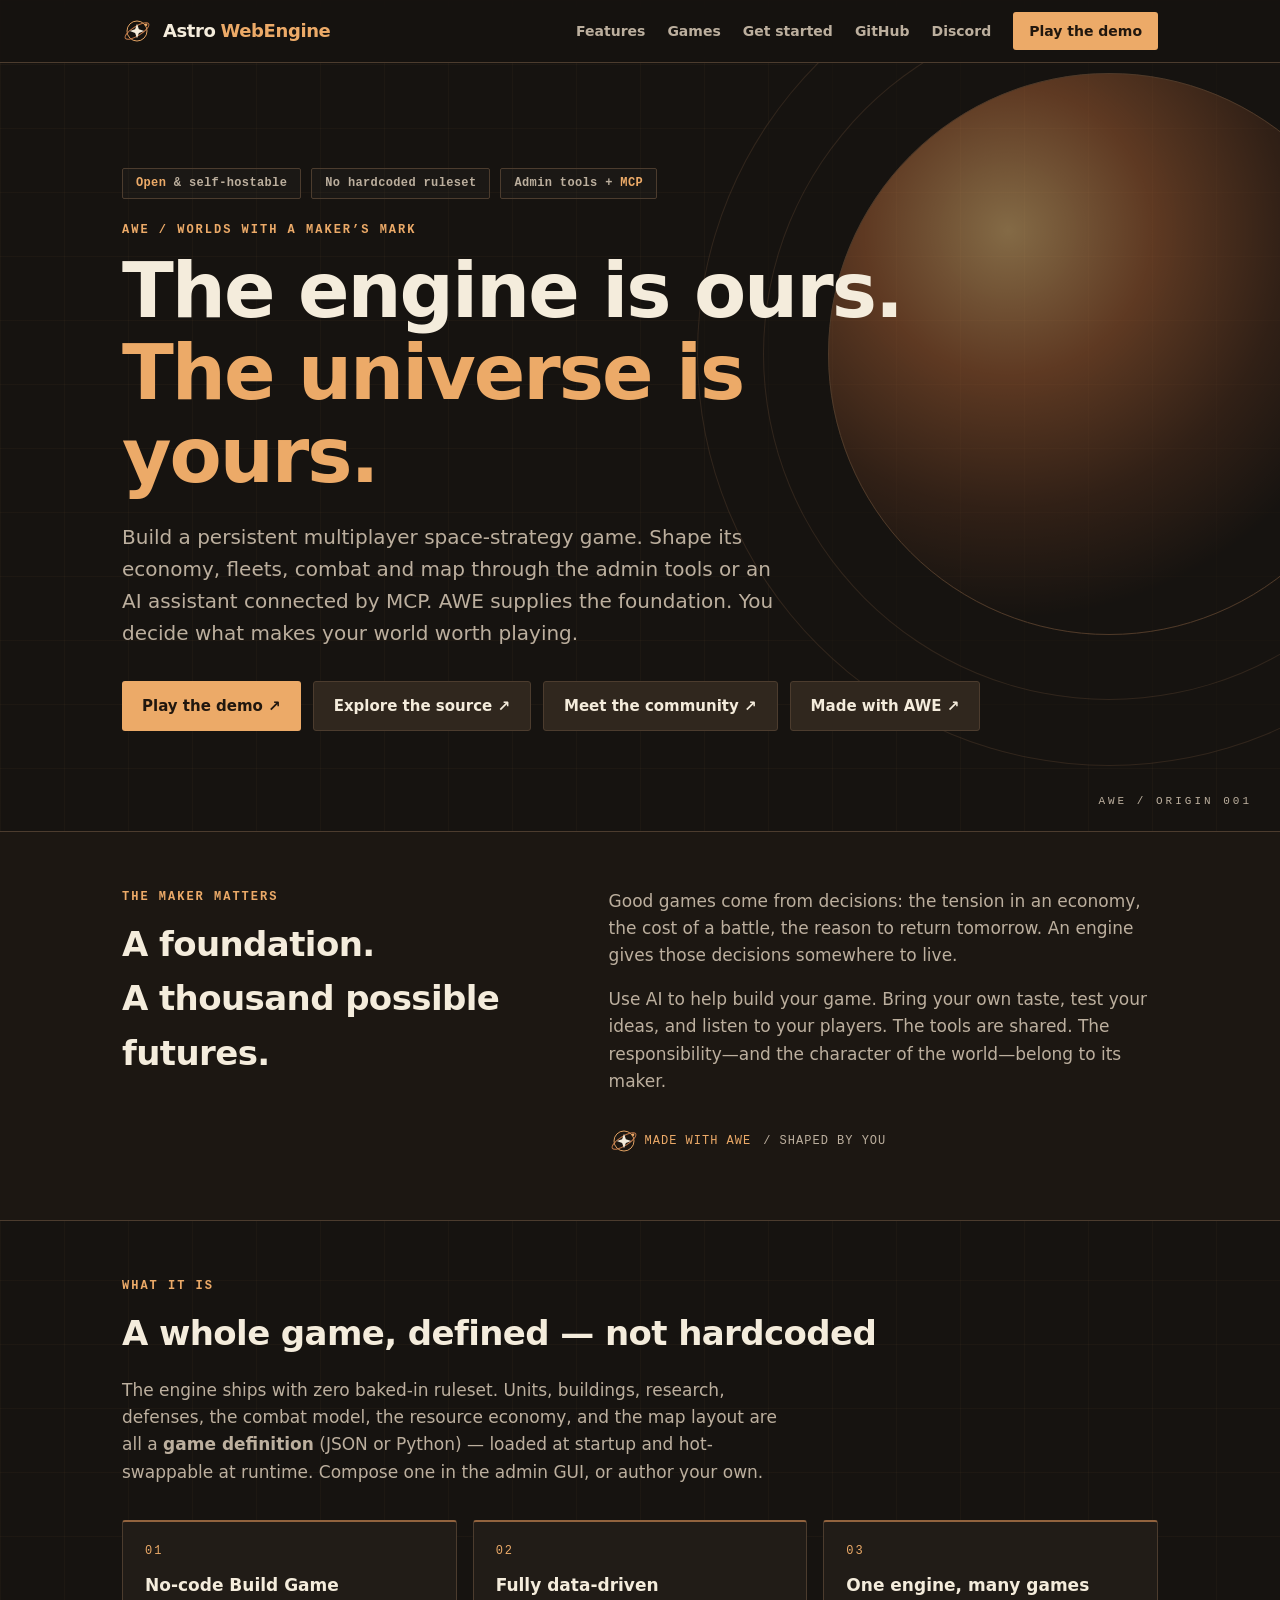
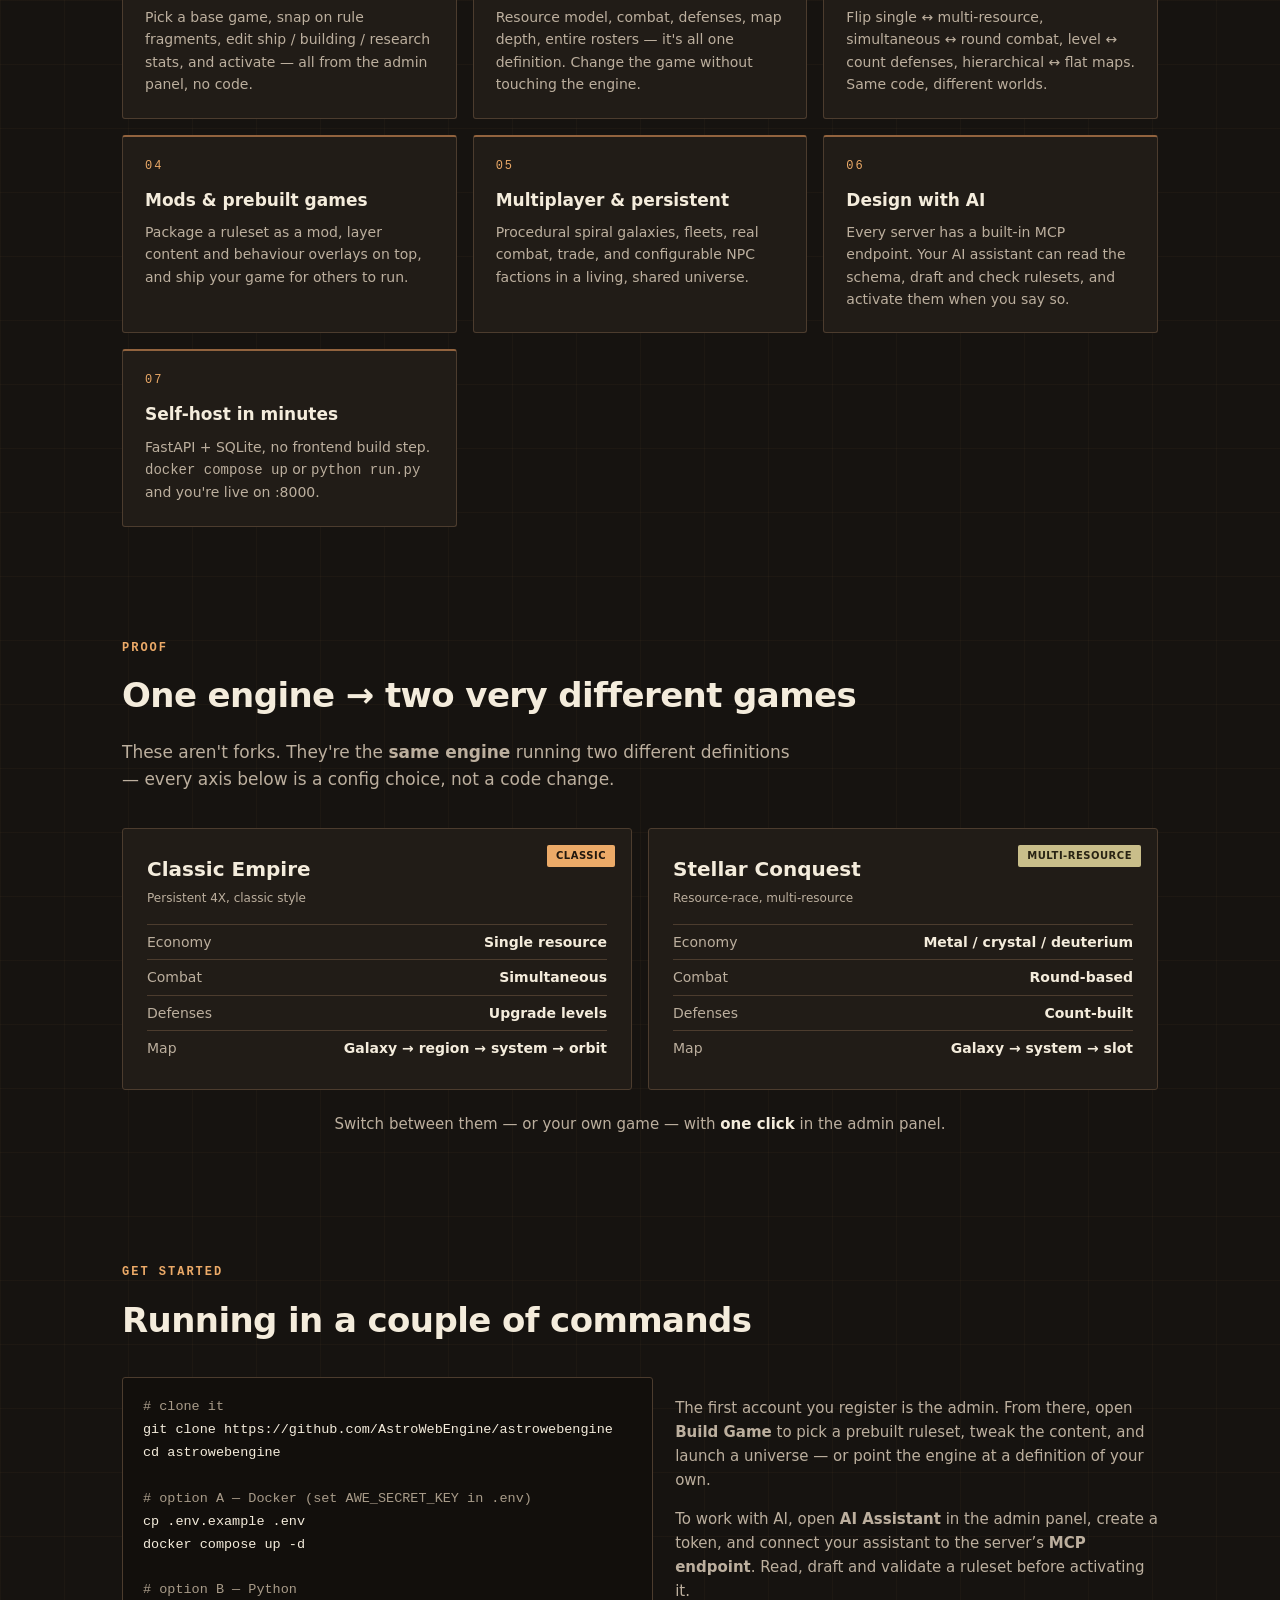
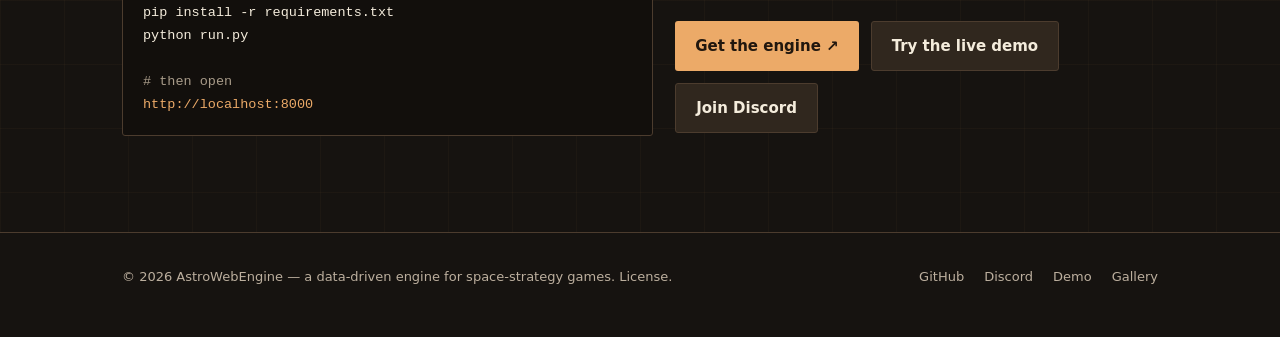
<file: website/index.html>
<!DOCTYPE html>
<html lang="en">
<head>
<meta charset="utf-8" />
<meta name="viewport" content="width=device-width, initial-scale=1" />
<title>AstroWebEngine — Worlds with a maker’s mark</title>
<link rel="stylesheet" href="brand/tokens.css">
<link rel="icon" type="image/svg+xml" href="brand/awe-favicon.svg">
<meta name="description" content="A data-driven, self-hostable engine for browser-based, multiplayer space-strategy games. No hardcoded ruleset — build your own game from a definition, no code required." />
<style>
  :root{
    --bg:#05070f; --panel:#0d1424; --panel2:#111a30;
    --text:#e8eef7; --dim:#93a2bd; --accent:#5ea0ff; --accent2:#9a7bff;
    --green:#48d38a; --border:#1b2740; --radius:16px;
  }
  *{ box-sizing:border-box; }
  html{ scroll-behavior:smooth; }
  body{
    margin:0; color:var(--text); background:var(--bg);
    font-family: system-ui, -apple-system, "Segoe UI", Roboto, sans-serif; line-height:1.6;
    overflow-x:hidden;
    background-image:
      radial-gradient(1200px 700px at 78% -8%, rgba(94,160,255,.16), transparent 55%),
      radial-gradient(900px 600px at 8% 8%, rgba(154,123,255,.14), transparent 55%),
      radial-gradient(1000px 800px at 50% 120%, rgba(72,211,138,.08), transparent 55%);
  }
  a{ color:var(--accent); text-decoration:none; }
  .wrap{ max-width:1080px; margin:0 auto; padding:0 22px; }
  .btn{ display:inline-flex; align-items:center; gap:8px; font-weight:700; font-size:15px; padding:12px 20px; border-radius:12px; border:1px solid var(--border); color:var(--text); background:var(--panel2); transition:transform .12s, border-color .12s, background .12s; }
  .btn:hover{ transform:translateY(-2px); border-color:var(--accent); }
  .btn.primary{ background:linear-gradient(135deg, var(--accent), var(--accent2)); color:#06101f; border:none; }
  .btn.primary:hover{ filter:brightness(1.08); }

  /* nav */
  nav{ position:sticky; top:0; z-index:20; backdrop-filter:blur(10px); background:rgba(5,7,15,.72); border-bottom:1px solid var(--border); }
  nav .wrap{ display:flex; align-items:center; height:62px; gap:22px; }
  .logo{ font-weight:800; letter-spacing:-.4px; font-size:18px; }
  .logo span{ color:var(--accent); }
  nav .spacer{ flex:1; }
  nav .navlink{ color:var(--dim); font-size:14px; font-weight:600; }
  nav .navlink:hover{ color:var(--text); }
  @media(max-width:680px){ nav .navlink{ display:none; } }

  /* hero */
  header.hero{ text-align:center; padding:90px 0 70px; }
  .badges{ display:flex; gap:10px; justify-content:center; flex-wrap:wrap; margin-bottom:22px; }
  .pill{ font-size:12px; font-weight:600; color:var(--dim); border:1px solid var(--border); border-radius:30px; padding:5px 13px; background:rgba(255,255,255,.02); }
  .pill b{ color:var(--accent); font-weight:700; }
  h1{ font-size:clamp(34px,6vw,60px); line-height:1.08; letter-spacing:-1.5px; margin:0 0 18px; }
  h1 .grad{ background:linear-gradient(120deg,var(--accent),var(--accent2)); -webkit-background-clip:text; background-clip:text; color:transparent; }
  .sub{ font-size:clamp(16px,2.4vw,20px); color:var(--dim); max-width:640px; margin:0 auto 30px; }
  .cta{ display:flex; gap:12px; justify-content:center; flex-wrap:wrap; }

  section{ padding:56px 0; }
  .eyebrow{ text-transform:uppercase; letter-spacing:2px; font-size:12px; font-weight:700; color:var(--accent); margin-bottom:10px; }
  h2{ font-size:clamp(24px,4vw,34px); letter-spacing:-.6px; margin:0 0 14px; }
  .lead{ color:var(--dim); max-width:680px; font-size:17px; }

  .grid{ display:grid; grid-template-columns:repeat(auto-fit,minmax(280px,1fr)); gap:16px; margin-top:34px; }
  .feat{ background:var(--panel); border:1px solid var(--border); border-radius:var(--radius); padding:22px; }
  .feat .ic{ width:40px; height:40px; border-radius:10px; display:flex; align-items:center; justify-content:center; font-size:20px; background:linear-gradient(135deg, rgba(94,160,255,.22), rgba(154,123,255,.22)); margin-bottom:14px; }
  .feat h3{ margin:0 0 7px; font-size:17px; }
  .feat p{ margin:0; color:var(--dim); font-size:14px; }

  /* showcase */
  .clones{ display:grid; grid-template-columns:1fr 1fr; gap:16px; margin-top:34px; }
  @media(max-width:680px){ .clones{ grid-template-columns:1fr; } }
  .clone{ border:1px solid var(--border); border-radius:var(--radius); padding:24px; background:var(--panel); position:relative; overflow:hidden; }
  .clone.a{ background:linear-gradient(180deg, rgba(94,160,255,.08), var(--panel)); }
  .clone.b{ background:linear-gradient(180deg, rgba(72,211,138,.08), var(--panel)); }
  .clone h3{ margin:0 0 4px; font-size:20px; }
  .clone .kind{ font-size:12px; color:var(--dim); margin-bottom:16px; }
  .clone ul{ margin:0; padding:0; list-style:none; }
  .clone li{ padding:6px 0; border-top:1px solid var(--border); font-size:14px; color:var(--dim); display:flex; justify-content:space-between; gap:12px; }
  .clone li b{ color:var(--text); font-weight:600; }
  .clone .tag{ position:absolute; top:16px; right:16px; font-size:10px; font-weight:700; text-transform:uppercase; letter-spacing:.5px; padding:3px 9px; border-radius:20px; }
  .clone.a .tag{ background:var(--accent); color:#06101f; }
  .clone.b .tag{ background:var(--green); color:#052014; }
  .same{ text-align:center; margin-top:22px; color:var(--dim); font-size:15px; }
  .same b{ color:var(--text); }

  /* code */
  .startgrid{ display:grid; grid-template-columns:1.1fr 1fr; gap:22px; align-items:center; margin-top:30px; }
  @media(max-width:680px){ .startgrid{ grid-template-columns:1fr; } }
  pre{ background:#070b16; border:1px solid var(--border); border-radius:14px; padding:18px 20px; overflow:auto; font-size:13.5px; line-height:1.7; margin:0; }
  pre .c{ color:#5b6b86; }
  pre .k{ color:var(--accent); }

  footer{ border-top:1px solid var(--border); margin-top:40px; padding:34px 0 50px; color:var(--dim); font-size:13px; }
  footer .cols{ display:flex; flex-wrap:wrap; gap:26px; justify-content:space-between; align-items:center; }
  footer a{ color:var(--dim); } footer a:hover{ color:var(--text); }

  @media(max-width:680px){
    .wrap{ padding:0 16px; }
    nav .wrap{ min-height:56px; height:auto; gap:12px; }
    .logo{ flex:1; min-width:0; font-size:16px; }
    nav .btn.primary{ padding:8px 12px !important; font-size:13px !important; min-height:40px; border-radius:10px; }
    header.hero{ padding:48px 0 40px; text-align:left; }
    .badges{ justify-content:flex-start; flex-wrap:nowrap; overflow-x:auto; scrollbar-width:none; margin-bottom:18px; padding-bottom:2px; }
    .badges::-webkit-scrollbar{ display:none; }
    .pill{ flex:0 0 auto; }
    h1{ font-size:34px; letter-spacing:0; line-height:1.12; }
    h1 br{ display:none; }
    .sub{ font-size:16px; margin:0 0 24px; max-width:none; }
    .cta{ display:grid; grid-template-columns:1fr; gap:10px; width:100%; }
    .cta .btn{ justify-content:center; width:100%; min-height:44px; border-radius:10px; }
    section{ padding:38px 0; }
    h2{ font-size:26px; letter-spacing:0; }
    .lead{ font-size:15px; max-width:none; }
    .grid{ grid-template-columns:1fr; gap:12px; margin-top:22px; }
    .feat,.clone{ padding:18px; border-radius:12px; }
    .clone .tag{ position:static; display:inline-flex; margin-bottom:10px; }
    .clone li{ display:block; }
    .clone li b{ display:block; margin-top:2px; }
    .startgrid{ gap:16px; margin-top:20px; }
    pre{ max-width:100%; padding:14px; border-radius:10px; font-size:12px; line-height:1.55; }
    footer{ margin-top:20px; padding:26px 0 80px; }
    footer .cols{ align-items:flex-start; gap:16px; }
    footer .cols > div:last-child{ width:100%; display:flex !important; flex-wrap:wrap; gap:14px !important; }
  }

  @media(max-width:380px){
    .wrap{ padding:0 14px; }
    h1{ font-size:30px; }
    nav .btn.primary{ max-width:142px; }
  }

  /* AWE identity: observatory charts, orbital geometry, a visible maker's mark. */
  :root { --bg:var(--awe-bg); --panel:var(--awe-panel); --panel2:var(--awe-panel-raised); --text:var(--awe-text); --dim:var(--awe-text-muted); --accent:var(--awe-accent); --accent2:var(--awe-copper); --border:var(--awe-border); --radius:3px; }
  body { background-image:linear-gradient(rgba(236,170,104,.035) 1px,transparent 1px),linear-gradient(90deg,rgba(236,170,104,.035) 1px,transparent 1px); background-size:64px 64px; }
  body { font-family:var(--awe-font-main); }
  .eyebrow,.pill,.signature,pre { font-family:var(--awe-font-mono); }
  a:focus-visible { outline:2px solid var(--accent); outline-offset:5px; }
  nav { background:rgba(22,19,16,.96); }
  .logo { display:flex; align-items:center; gap:5px; color:var(--text); }
  .maker-mark { display:inline-flex; flex-shrink:0; align-items:center; justify-content:center; width:30px; height:30px; margin-right:6px; }
  .btn, nav .btn.primary { border-radius:3px !important; }
  .btn.primary { background:var(--accent); color:#21170e; }
  .pill { border-radius:2px; font-family:Consolas,monospace; letter-spacing:.03em; }
  header.hero { text-align:left; padding:105px 0 100px; position:relative; isolation:isolate; overflow:hidden; border-bottom:1px solid var(--border); }
  header.hero::before { content:""; position:absolute; z-index:-1; width:560px; height:560px; right:-110px; top:10px; border:1px solid #896142; border-radius:50%; box-shadow:0 0 0 64px #161310,0 0 0 65px #4c3828,0 0 0 130px #161310,0 0 0 131px #4c3828; background:radial-gradient(circle at 32% 28%,#f1c17c 0%,#a66035 26%,#4d2e1d 50%,#161310 70%); opacity:.5; }
  header.hero::after { content:"AWE / ORIGIN 001"; position:absolute; right:28px; bottom:24px; font:11px Consolas,monospace; letter-spacing:3px; color:var(--dim); }
  .badges,.cta { justify-content:flex-start; }
  h1 { max-width:850px; font-size:clamp(40px,6.6vw,76px); letter-spacing:-2px; }
  h1 .grad { background:none; color:var(--accent); }
  .sub { max-width:660px; margin:24px 0 32px; }
  .manifesto { background:#1c1712; border-bottom:1px solid var(--border); }
  .manifesto-grid { display:grid; grid-template-columns:1fr 1.3fr; gap:64px; }
  .manifesto .lead:first-child { margin-top:0; }
  .signature { display:inline-flex; align-items:center; margin-top:14px; font:12px Consolas,monospace; letter-spacing:1px; color:var(--accent); }
  .signature > span:last-child { color:var(--dim); margin-left:12px; }
  .feat { border-radius:3px; border-top:2px solid #92633e; }
  .feat .ic { background:none; border-radius:0; width:auto; height:auto; justify-content:flex-start; color:var(--accent); font:12px Consolas,monospace; letter-spacing:2px; }
  .clone,.clone.a,.clone.b { background:var(--panel); border-radius:3px; }
  .clone .tag { border-radius:2px; }
  .clone.a .tag { color:#21170e; }
  .clone.b .tag { background:#c9be8a; color:#282313; }
  pre { background:#120f0c; }
  pre .c { color:#a89b89; }
  pre { border-radius:3px; }
  footer { background:var(--bg); }
  @media(max-width:680px) { header.hero { padding:58px 0 70px; } header.hero::before { right:-350px; opacity:.24; } h1 { font-size:42px; letter-spacing:-1px; } h1 br { display:block; } .manifesto-grid { grid-template-columns:1fr; gap:20px; } .signature { flex-wrap:wrap; line-height:2; } .signature > span:last-child { margin-left:0; } }
  @media(prefers-reduced-motion:reduce) { html { scroll-behavior:auto; } .btn { transition:none; } }

</style>
</head>
<body>
<nav><div class="wrap">
  <a class="logo" href="#" aria-label="AstroWebEngine home"><img class="maker-mark" src="brand/awe-mark.svg" alt="" width="30" height="30"> Astro<span>WebEngine</span></a>
  <div class="spacer"></div>
  <a class="navlink" href="#features">Features</a>
  <a class="navlink" href="#games">Games</a>
  <a class="navlink" href="#start">Get started</a>
  <a class="navlink" data-link="github" href="#">GitHub</a>
  <a class="navlink" data-link="discord" href="#">Discord</a>
  <a class="btn primary" data-link="demo" href="#" style="padding:8px 16px;font-size:14px;">Play the demo</a>
</div></nav>

<header class="hero"><div class="wrap">
  <div class="badges">
    <span class="pill"><b>Open</b> &amp; self-hostable</span>
    <span class="pill">No hardcoded ruleset</span>
    <span class="pill">Admin tools + <b>MCP</b></span>
  </div>
  <div class="eyebrow">AWE / Worlds with a maker’s mark</div><h1>The engine is ours.<br><span class="grad">The universe is yours.</span></h1>
  <p class="sub">Build a persistent multiplayer space-strategy game. Shape its economy, fleets, combat and map through the admin tools or an AI assistant connected by MCP. AWE supplies the foundation. You decide what makes your world worth playing.</p>
  <div class="cta">
    <a class="btn primary" data-link="demo" href="#">Play the demo ↗</a>
    <a class="btn" data-link="github" href="#">Explore the source ↗</a>
    <a class="btn" data-link="discord" href="#">Meet the community ↗</a>
    <a class="btn" data-link="gallery" href="#">Made with AWE ↗</a>
  </div>
</div></header>

<section class="manifesto"><div class="wrap manifesto-grid">
  <div><div class="eyebrow">The maker matters</div><h2>A foundation.<br>A thousand possible futures.</h2></div>
  <div><p class="lead">Good games come from decisions: the tension in an economy, the cost of a battle, the reason to return tomorrow. An engine gives those decisions somewhere to live.</p><p class="lead">Use AI to help build your game. Bring your own taste, test your ideas, and listen to your players. The tools are shared. The responsibility—and the character of the world—belong to its maker.</p><span class="signature"><img class="maker-mark" src="brand/awe-mark.svg" alt="" width="30" height="30"> MADE WITH AWE <span>/ SHAPED BY YOU</span></span></div>
</div></section>
<section id="features"><div class="wrap">
  <div class="eyebrow">What it is</div>
  <h2>A whole game, defined — not hardcoded</h2>
  <p class="lead">The engine ships with zero baked-in ruleset. Units, buildings, research, defenses, the combat model, the resource economy, and the map layout are all a <b>game definition</b> (JSON or Python) — loaded at startup and hot-swappable at runtime. Compose one in the admin GUI, or author your own.</p>
  <div class="grid">
    <div class="feat"><div class="ic" aria-hidden="true">01</div><h3>No-code Build Game</h3><p>Pick a base game, snap on rule fragments, edit ship / building / research stats, and activate — all from the admin panel, no code.</p></div>
    <div class="feat"><div class="ic" aria-hidden="true">02</div><h3>Fully data-driven</h3><p>Resource model, combat, defenses, map depth, entire rosters — it's all one definition. Change the game without touching the engine.</p></div>
    <div class="feat"><div class="ic" aria-hidden="true">03</div><h3>One engine, many games</h3><p>Flip single ↔ multi-resource, simultaneous ↔ round combat, level ↔ count defenses, hierarchical ↔ flat maps. Same code, different worlds.</p></div>
    <div class="feat"><div class="ic" aria-hidden="true">04</div><h3>Mods &amp; prebuilt games</h3><p>Package a ruleset as a mod, layer content and behaviour overlays on top, and ship your game for others to run.</p></div>
    <div class="feat"><div class="ic" aria-hidden="true">05</div><h3>Multiplayer &amp; persistent</h3><p>Procedural spiral galaxies, fleets, real combat, trade, and configurable NPC factions in a living, shared universe.</p></div>
    <div class="feat"><div class="ic" aria-hidden="true">06</div><h3>Design with AI</h3><p>Every server has a built-in MCP endpoint. Your AI assistant can read the schema, draft and check rulesets, and activate them when you say so.</p></div>
    <div class="feat"><div class="ic" aria-hidden="true">07</div><h3>Self-host in minutes</h3><p>FastAPI + SQLite, no frontend build step. <code>docker compose up</code> or <code>python run.py</code> and you're live on :8000.</p></div>
  </div>
</div></section>

<section id="games"><div class="wrap">
  <div class="eyebrow">Proof</div>
  <h2>One engine → two very different games</h2>
  <p class="lead">These aren't forks. They're the <b>same engine</b> running two different definitions — every axis below is a config choice, not a code change.</p>
  <div class="clones">
    <div class="clone a"><span class="tag">Classic</span>
      <h3>Classic Empire</h3>
      <div class="kind">Persistent 4X, classic style</div>
      <ul>
        <li>Economy <b>Single resource</b></li>
        <li>Combat <b>Simultaneous</b></li>
        <li>Defenses <b>Upgrade levels</b></li>
        <li>Map <b>Galaxy → region → system → orbit</b></li>
      </ul>
    </div>
    <div class="clone b"><span class="tag">Multi-resource</span>
      <h3>Stellar Conquest</h3>
      <div class="kind">Resource-race, multi-resource</div>
      <ul>
        <li>Economy <b>Metal / crystal / deuterium</b></li>
        <li>Combat <b>Round-based</b></li>
        <li>Defenses <b>Count-built</b></li>
        <li>Map <b>Galaxy → system → slot</b></li>
      </ul>
    </div>
  </div>
  <p class="same">Switch between them — or your own game — with <b>one click</b> in the admin panel.</p>
</div></section>

<section id="start"><div class="wrap">
  <div class="eyebrow">Get started</div>
  <h2>Running in a couple of commands</h2>
  <div class="startgrid">
    <pre><span class="c"># clone it</span>
git clone https://github.com/AstroWebEngine/astrowebengine
cd astrowebengine

<span class="c"># option A — Docker (set AWE_SECRET_KEY in .env)</span>
cp .env.example .env
docker compose up -d

<span class="c"># option B — Python</span>
pip install -r requirements.txt
python run.py

<span class="c"># then open</span>
<span class="k">http://localhost:8000</span></pre>
    <div>
      <p class="lead" style="font-size:15px;">The first account you register is the admin. From there, open <b>Build Game</b> to pick a prebuilt ruleset, tweak the content, and launch a universe — or point the engine at a definition of your own.</p><p class="lead" style="font-size:15px;">To work with AI, open <b>AI Assistant</b> in the admin panel, create a token, and connect your assistant to the server’s <b>MCP endpoint</b>. Read, draft and validate a ruleset before activating it.</p>
      <div class="cta" style="justify-content:flex-start;margin-top:18px;">
        <a class="btn primary" data-link="github" href="#">Get the engine ↗</a>
        <a class="btn" data-link="demo" href="#">Try the live demo</a>
        <a class="btn" data-link="discord" href="#">Join Discord</a>
      </div>
    </div>
  </div>
</div></section>

<footer><div class="wrap"><div class="cols">
  <div>© 2026 AstroWebEngine — a data-driven engine for space-strategy games. <a data-link="license" href="#">License</a>.</div>
  <div style="display:flex;gap:20px;">
    <a data-link="github" href="#">GitHub</a>
    <a data-link="discord" href="#">Discord</a>
    <a data-link="demo" href="#">Demo</a>
    <a data-link="gallery" href="#">Gallery</a>
  </div>
</div></div></footer>

<script>
  // ── Single source of truth for outbound links. Repoint as domains come up. ──
  const LINKS = {
    github:  'https://github.com/AstroWebEngine/astrowebengine',
    discord: 'https://discord.gg/DeuWTuwCkz',
    demo:    'https://play.astrowebengine.com',
    gallery: 'https://play.astrowebengine.com/gallery',                // (gallery served by the demo VM; can move to outerringlabs.com later)
    license: 'https://github.com/AstroWebEngine/astrowebengine/blob/main/LICENSE',
  };
  document.querySelectorAll('[data-link]').forEach(el => {
    const k = el.getAttribute('data-link');
    if (LINKS[k]) { el.href = LINKS[k]; if (k !== 'license') { el.target = '_blank'; el.rel = 'noopener'; } }
  });
</script>
</body>
</html>
</file>
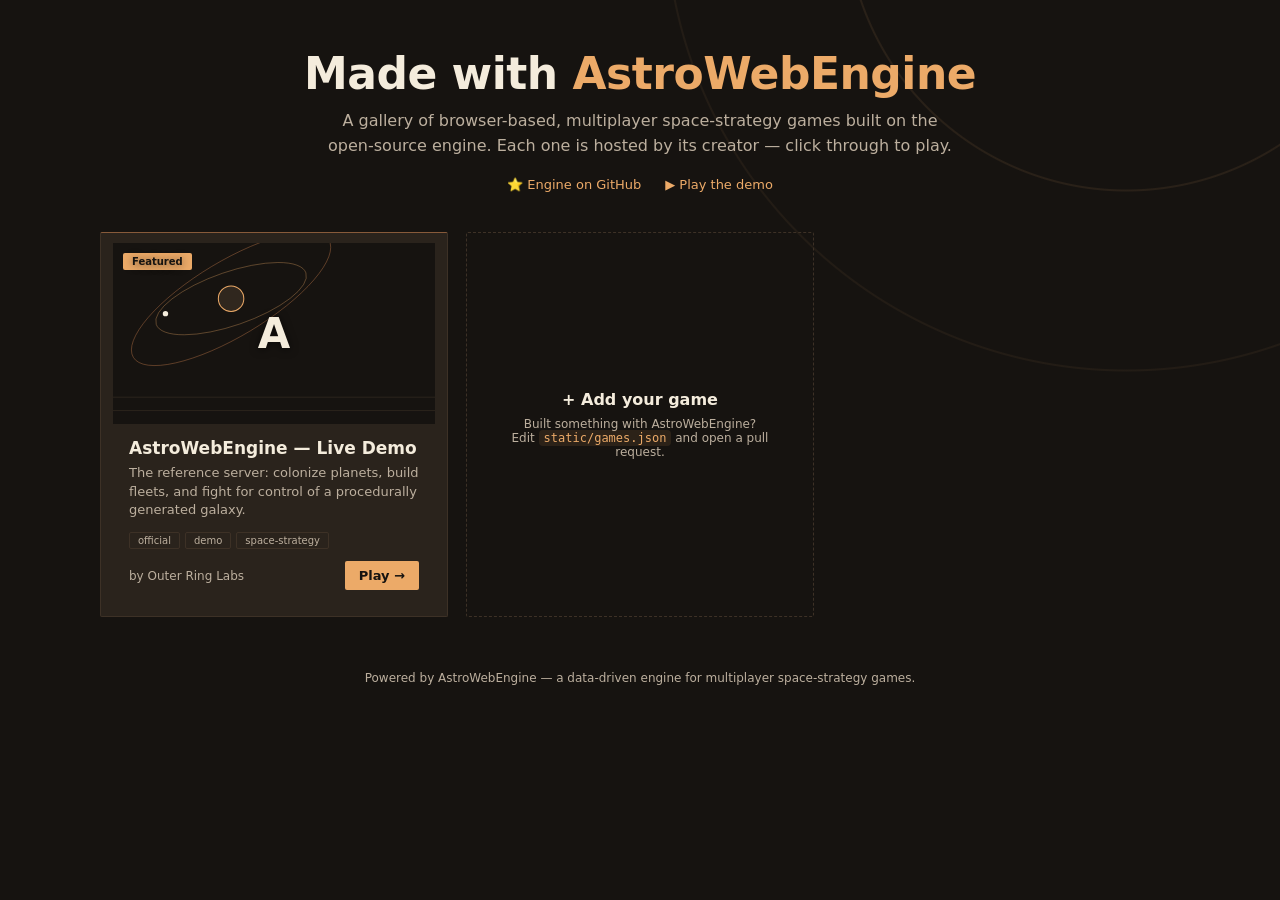
<file: static/gallery.html>
<!DOCTYPE html>
<html lang="en">
<head>
<meta charset="utf-8" />
<meta name="viewport" content="width=device-width, initial-scale=1" />
<link rel="icon" href="/static/brand/awe-favicon.svg" type="image/svg+xml" />
<title>Made with AstroWebEngine</title>
<link rel="stylesheet" href="/static/style.css" />
<link rel="stylesheet" href="/static/brand/tokens.css?v=1" />
<link rel="stylesheet" href="/static/style_neutral.css?v=6" />
<link rel="stylesheet" href="/static/style_awe.css?v=9" />
<script src="/static/theme_boot.js?v=2" data-surface="engine"></script>
<style>
  :root{
    --g-bg: var(--bg-dark, #0a0e17);
    --g-panel: var(--bg-panel, #121826);
    --g-text: var(--text, #e6ecf5);
    --g-dim: var(--text-dim, #8b97ad);
    --g-accent: var(--accent, #4aa3ff);
    --g-border: var(--border, #233048);
  }
  * { box-sizing: border-box; }
  html, body { max-width:100%; overflow-x:hidden; }
  body{
    margin:0; min-height:100vh; color:var(--g-text);
    font-family: system-ui, -apple-system, "Segoe UI", Roboto, sans-serif;
    background:
      radial-gradient(1200px 600px at 70% -10%, color-mix(in srgb, var(--g-accent) 8%, transparent), transparent 60%),
      radial-gradient(900px 500px at 10% 110%, color-mix(in srgb, var(--g-accent) 5%, transparent), transparent 60%),
      var(--g-bg);
  }
  .wrap{ max-width:1120px; margin:0 auto; padding:48px 20px 80px; }
  header.hero{ text-align:center; margin-bottom:40px; }
  .hero h1{ font-size:clamp(28px,5vw,44px); margin:0 0 10px; letter-spacing:-.5px; }
  .hero h1 .accent{ color:var(--g-accent); }
  .hero p{ color:var(--g-dim); font-size:16px; max-width:640px; margin:0 auto 18px; line-height:1.55; }
  .hero .links a{ color:var(--g-accent); text-decoration:none; font-size:13px; margin:0 10px; border-bottom:1px solid transparent; }
  .hero .links a:hover{ border-color:var(--g-accent); }
  .grid{ display:grid; grid-template-columns:repeat(auto-fill,minmax(280px,1fr)); gap:18px; }
  .card{ background:var(--g-panel); border:1px solid var(--g-border); border-radius:14px; overflow:hidden; display:flex; flex-direction:column; transition:transform .15s ease, border-color .15s ease; }
  .card:hover{ transform:translateY(-3px); border-color:var(--g-accent); }
  .thumb{ aspect-ratio:16/9; background-size:cover; background-position:center; display:flex; align-items:center; justify-content:center; font-size:42px; font-weight:800; color:var(--g-text); text-shadow:0 1px 8px rgba(0,0,0,.6); position:relative; }
  .badge{ position:absolute; top:10px; left:10px; background:var(--g-accent); color:var(--g-bg); font-size:10px; font-weight:700; padding:3px 9px; border-radius:20px; text-transform:uppercase; letter-spacing:.5px; }
  .body{ padding:14px 16px 16px; display:flex; flex-direction:column; flex:1; }
  .body h3{ margin:0 0 6px; font-size:17px; }
  .tagline{ color:var(--g-dim); font-size:13px; line-height:1.45; flex:1; margin-bottom:12px; }
  .tags{ display:flex; flex-wrap:wrap; gap:5px; margin-bottom:12px; }
  .chip{ font-size:10px; color:var(--g-dim); border:1px solid var(--g-border); border-radius:20px; padding:2px 8px; }
  .meta{ display:flex; align-items:center; justify-content:space-between; gap:10px; }
  .creator{ color:var(--g-dim); font-size:12px; }
  .creator a{ color:var(--g-dim); }
  .play{ background:var(--g-accent); color:var(--g-bg); text-decoration:none; font-weight:700; font-size:13px; padding:7px 14px; border-radius:8px; white-space:nowrap; }
  .play:hover{ filter:brightness(1.12); }
  .submit{ border:1px dashed var(--g-border); border-radius:14px; display:flex; flex-direction:column; align-items:center; justify-content:center; text-align:center; padding:28px; color:var(--g-dim); text-decoration:none; min-height:160px; }
  .submit:hover{ border-color:var(--g-accent); }
  .submit h3{ color:var(--g-text); margin:0 0 8px; font-size:16px; }
  .submit code{ color:var(--g-accent); background:color-mix(in srgb, var(--g-accent) 10%, transparent); padding:1px 5px; border-radius:4px; }
  .empty{ text-align:center; color:var(--g-dim); padding:40px; grid-column:1/-1; }
  footer{ text-align:center; color:var(--g-dim); font-size:12px; margin-top:54px; }
  footer a{ color:var(--g-dim); }
  @media (max-width: 640px) {
    .wrap { padding: 30px 14px 52px; }
    header.hero { text-align: left; margin-bottom: 26px; }
    .hero h1 { font-size: 29px; line-height: 1.12; letter-spacing: 0; }
    .hero p { font-size: 15px; margin-left: 0; margin-right: 0; }
    .hero .links {
      display: grid;
      grid-template-columns: 1fr;
      gap: 8px;
    }
    .hero .links a {
      margin: 0;
      min-height: 40px;
      display: flex;
      align-items: center;
      justify-content: center;
      border: 1px solid var(--g-border);
      border-radius: 8px;
      background: rgba(255,255,255,.02);
    }
    .grid {
      grid-template-columns: minmax(0, 1fr);
      gap: 14px;
    }
    .card { border-radius: 10px; }
    .body { padding: 13px 14px 15px; }
    .meta {
      flex-direction: column;
      align-items: stretch;
      gap: 8px;
    }
    .play {
      display: flex;
      justify-content: center;
      align-items: center;
      min-height: 40px;
      width: 100%;
    }
    .submit { min-height: 140px; padding: 22px 16px; }
    footer { margin-top: 34px; }
  }
</style>
</head>
<body>
<div class="wrap">
  <header class="hero">
    <h1>Made with <span class="accent">AstroWebEngine</span></h1>
    <p>A gallery of browser-based, multiplayer space-strategy games built on the open-source engine. Each one is hosted by its creator — click through to play.</p>
    <div class="links">
      <a href="https://github.com/AstroWebEngine/astrowebengine" target="_blank" rel="noopener">⭐ Engine on GitHub</a>
      <a href="/">▶ Play the demo</a>
    </div>
  </header>
  <div class="grid" id="grid"><div class="empty">Loading games…</div></div>
  <footer>
    Powered by <a href="https://github.com/AstroWebEngine/astrowebengine" target="_blank" rel="noopener">AstroWebEngine</a> — a data-driven engine for multiplayer space-strategy games.
  </footer>
</div>
<script>
  const REPO = 'https://github.com/AstroWebEngine/astrowebengine';
  const esc = s => String(s == null ? '' : s).replace(/[&<>"']/g, c => ({'&':'&amp;','<':'&lt;','>':'&gt;','"':'&quot;',"'":'&#39;'}[c]));
  const isUrl = u => /^https?:\/\//i.test(u || '') || String(u || '').startsWith('/');
  // Placeholder art for games without an image: charcoal field, two orbits and a
  // planet in copper/amber/ivory, laid out from a hash of the name so each game
  // gets a stable, distinct composition. Creator artwork is used as-is.
  function placeholderArt(name){
    let h = 0; for (const ch of String(name || '?')) h = (h * 31 + ch.charCodeAt(0)) >>> 0;
    const tilt = -10 - (h % 35), tilt2 = tilt + 18 + ((h >> 5) % 20);
    const cx = 200 + ((h >> 3) % 160), cy = 95 + ((h >> 7) % 40);
    const r = 26 + ((h >> 9) % 18), moon = (h >> 11) % 360;
    const mx = cx + Math.cos(moon * Math.PI / 180) * 118, my = cy + Math.sin(moon * Math.PI / 180) * 40;
    const svg = `<svg xmlns='http://www.w3.org/2000/svg' viewBox='0 0 480 270'>
      <rect width='480' height='270' fill='#161310'/>
      <g fill='none' stroke-width='1'>
        <ellipse cx='${cx}' cy='${cy}' rx='170' ry='56' transform='rotate(${tilt} ${cx} ${cy})' stroke='#c47b4b' stroke-opacity='.55'/>
        <ellipse cx='${cx}' cy='${cy}' rx='118' ry='40' transform='rotate(${tilt2} ${cx} ${cy})' stroke='#ecaa68' stroke-opacity='.45'/>
        <path d='M0 230 H480 M0 250 H480' stroke='#4c3c2e' stroke-opacity='.6'/>
      </g>
      <circle cx='${cx}' cy='${cy}' r='${r}' fill='#30271e' stroke='#ecaa68' stroke-width='1.5'/>
      <circle cx='${mx.toFixed(1)}' cy='${my.toFixed(1)}' r='4' fill='#f4ecdc'/>
    </svg>`;
    // encodeURIComponent leaves ' alone; escape it so the URI fits in url('...') inside style="".
    const uri = encodeURIComponent(svg.replace(/\s+/g, ' ')).replace(/'/g, '%27');
    return `url('data:image/svg+xml,${uri}') center/cover, #161310`;
  }
  function card(g){
    const hasImg = g.image && isUrl(g.image);
    const thumbStyle = hasImg ? `background-image:url('${esc(g.image)}')` : `background:${placeholderArt(g.name)}`;
    const initial = esc(String(g.name || '?').trim().charAt(0).toUpperCase());
    const badge = g.featured ? '<span class="badge">Featured</span>' : '';
    const tags = (Array.isArray(g.tags) ? g.tags : []).slice(0, 4).map(t => `<span class="chip">${esc(t)}</span>`).join('');
    const creator = (g.creator_url && isUrl(g.creator_url))
      ? `by <a href="${esc(g.creator_url)}" target="_blank" rel="noopener">${esc(g.creator || '')}</a>`
      : (g.creator ? `by ${esc(g.creator)}` : '');
    const playUrl = isUrl(g.url) ? esc(g.url) : '#';
    return `<div class="card">
      <div class="thumb" style="${thumbStyle}">${hasImg ? '' : initial}${badge}</div>
      <div class="body">
        <h3>${esc(g.name || 'Untitled')}</h3>
        <div class="tagline">${esc(g.tagline || '')}</div>
        ${tags ? `<div class="tags">${tags}</div>` : ''}
        <div class="meta">
          <span class="creator">${creator}</span>
          <a class="play" href="${playUrl}" target="_blank" rel="noopener noreferrer">Play &rarr;</a>
        </div>
      </div>
    </div>`;
  }
  const submitCard = () => `<a class="submit" href="${REPO}/blob/master/static/games.json" target="_blank" rel="noopener">
      <h3>+ Add your game</h3>
      <div>Built something with AstroWebEngine?<br>Edit <code>static/games.json</code> and open a pull request.</div>
    </a>`;
  fetch('/static/games.json', { cache: 'no-cache' })
    .then(r => r.ok ? r.json() : Promise.reject(r.status))
    .then(data => {
      const games = (data && Array.isArray(data.games)) ? data.games : [];
      const ordered = [...games.filter(g => g.featured), ...games.filter(g => !g.featured)];
      document.getElementById('grid').innerHTML = ordered.map(card).join('') + submitCard();
    })
    .catch(() => {
      document.getElementById('grid').innerHTML =
        '<div class="empty">Couldn&#39;t load the games list yet.</div>' + submitCard();
    });
</script>
</body>
</html>
</file>
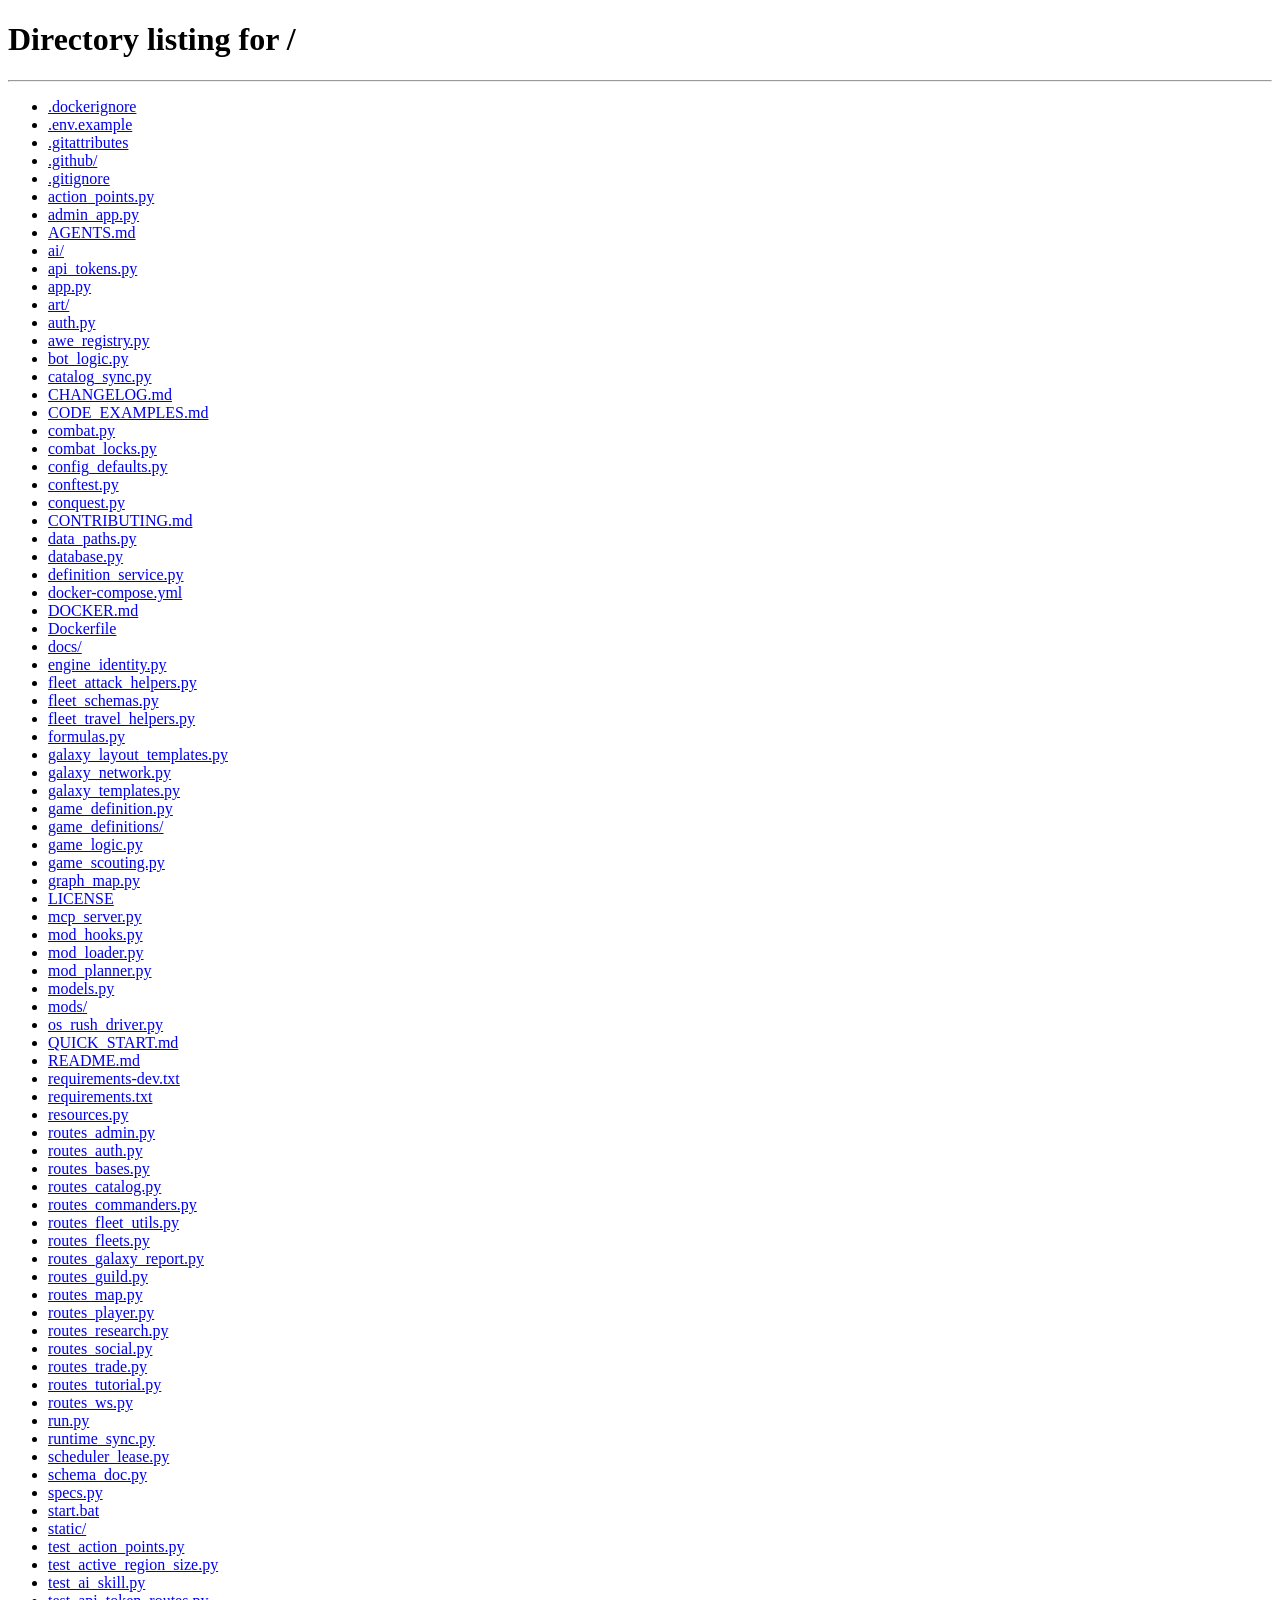
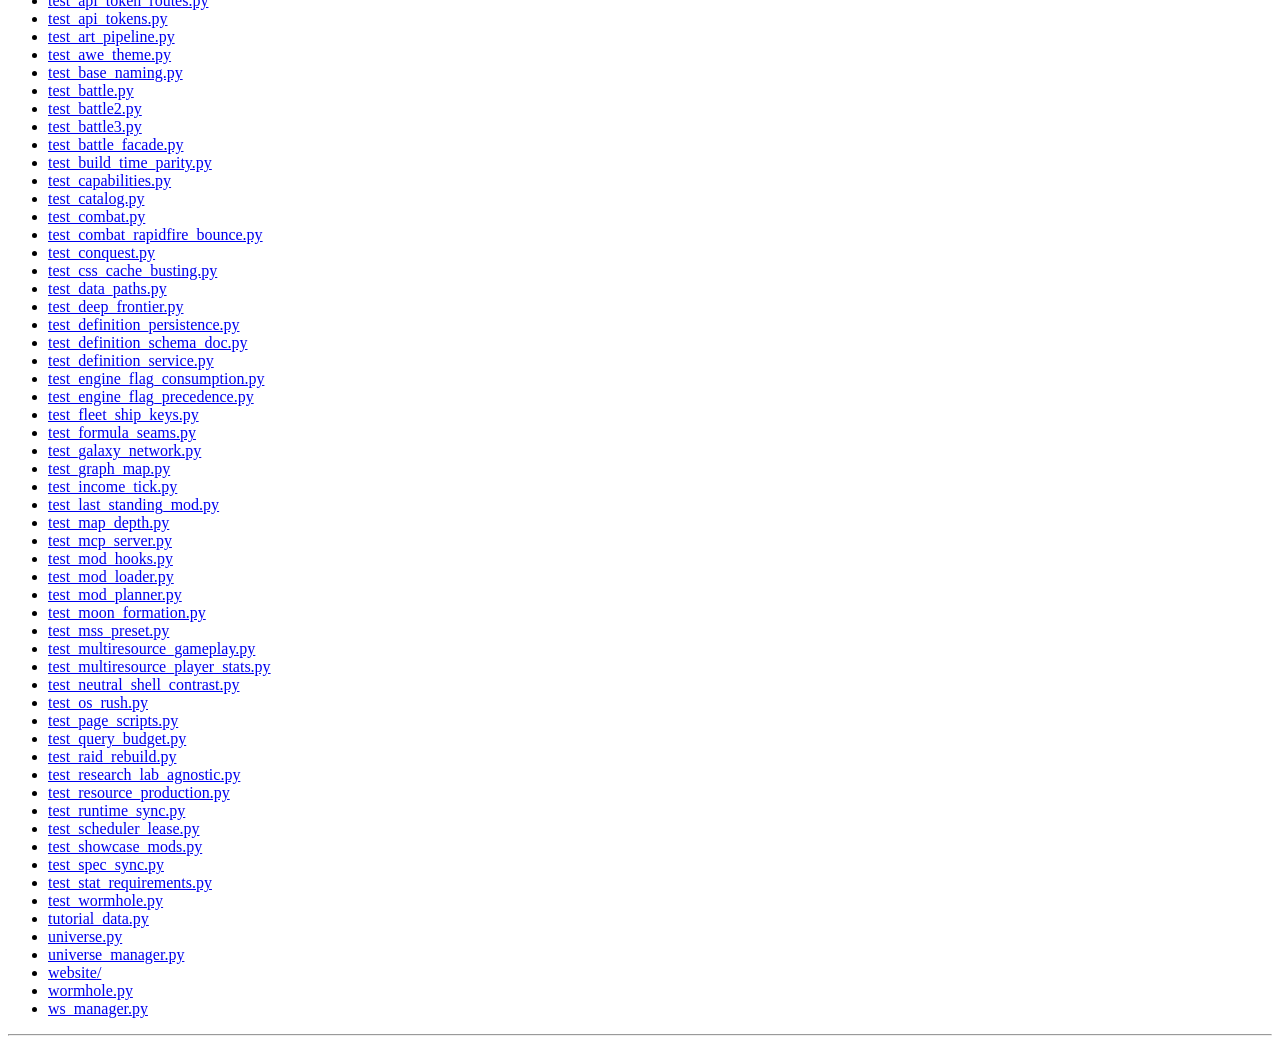
<file: static/game.html>
<!DOCTYPE html>
<html lang="en">
<head>
  <meta charset="UTF-8" />
  <meta name="viewport" content="width=device-width, initial-scale=1.0" />
  <meta name="theme-color" content="#161310" />
  <meta name="mobile-web-app-capable" content="yes" />
  <meta name="apple-mobile-web-app-status-bar-style" content="black-translucent" />
  <meta name="apple-mobile-web-app-title" content="AstroWebEngine" />
  <link rel="manifest" href="/static/manifest.json" />
  <link rel="apple-touch-icon" href="/static/icons/apple-touch-icon.png" />
  <link rel="icon" href="/static/brand/awe-favicon.svg" type="image/svg+xml" />
  <title>AstroWebEngine</title>
  <link rel="stylesheet" href="/static/style.css?v=166" />
  <link rel="stylesheet" href="/static/style_base_detail.css?v=3" />
  <link rel="stylesheet" href="/static/style_skins.css?v=1" />
  <link rel="stylesheet" href="/static/style_account_guild.css?v=3" />
  <link rel="stylesheet" href="/static/style_mobile.css?v=5" />
  <link rel="stylesheet" href="/static/brand/tokens.css?v=1" />
  <link rel="stylesheet" href="/static/style_neutral.css?v=6" />
  <link rel="stylesheet" href="/static/style_awe.css?v=9" />
  <script>
    // Apply skin/theme/shell before first paint to prevent flash. The active
    // ruleset's defaults arrive with engine-config (applied in core.js); we cache
    // the last-applied theme/shell so this early pass matches on return visits.
    (function(){
      var s=localStorage.getItem('engine_skin');if(s&&s!=='blue-nova'){document.documentElement.setAttribute('data-skin',s)}
      var th=localStorage.getItem('awe_theme')||localStorage.getItem('awe_theme_applied')||'awe';if(th!=='classic'){document.documentElement.setAttribute('data-theme',th)}
      var sh=localStorage.getItem('awe_shell')||localStorage.getItem('awe_shell_applied')||(th==='awe'?'neutral':'');if(sh){document.documentElement.setAttribute('data-shell',sh)}
    })();
  </script>
</head>
<body class="text_normal">
  <!-- WIN BANNER -->
  <div class="win-banner" id="win-banner"></div>

  <div id="game-page">

    <!-- TOP HEADER ROW -->
    <div id="top-header">
      <div class="top-header-shell">
        <div class="top-header-menu">
          <a class="awe-btn" onclick="switchTab('rankings')">Ranks <span class="comment" id="hud-rank-count"></span></a>
          <span class="awe-sep"></span>
          <a class="awe-btn" onclick="switchTab('empire');switchEmpireSubtab('events');return false;">Updates</a>
          <span class="awe-sep"></span>
          <a class="awe-btn" onclick="switchTab('tutorial')">Help</a>
          <span class="awe-sep"></span>
          <a class="awe-btn" onclick="openShipSpecsModal()">Tables</a>
          <span class="awe-sep"></span>
          <a class="awe-btn" onclick="openBugReportModal()" title="Support / Feedback">Support</a>
          <span class="awe-sep"></span>
          <a class="awe-btn" href="/admin" id="btn-admin" style="display:none;">Admin</a>
          <span class="awe-sep awe-sep-admin" id="sep-admin" style="display:none;"></span>
          <a class="awe-btn" onclick="doLogout()">Logout</a>
        </div>
        <div class="top-header-time">
          <span id="server-time"></span>
        </div>
      </div>
    </div>

    <!-- MAIN HEADER (engine style: nav + infobox, then news ticker + mini-nav) -->
    <div id="main-header">
      <!-- Row 1: Main nav + logo + infobox -->
      <div class="main-header-row1">
        <div class="main-header-nav">
          <button class="awe-nav-btn active" data-tab="bases" onclick="openBasesHome()">Bases</button>
          <span class="awe-sep"></span>
          <button class="awe-nav-btn" data-tab="galaxy" onclick="switchTab('galaxy')">Map</button>
          <span class="awe-sep"></span>
          <button class="awe-nav-btn" data-tab="fleets" onclick="switchTab('fleets')">Fleets</button>
          <span class="awe-sep"></span>
          <button class="awe-nav-btn" data-tab="empire" onclick="switchTab('empire')">Empire</button>
          <span class="awe-sep"></span>
          <button class="awe-nav-btn" data-tab="commanders" onclick="switchTab('commanders')">Commanders</button>
        </div>

        <div class="main-header-logo"><img class="awe-mark" src="/static/brand/awe-mark.svg" width="20" height="20" alt="" /> AstroWebEngine</div>

        <div class="main-header-infobox">
          <a class="awe-btn awe-info-btn mobile-hide-info" onclick="switchTab('account')" title="Account" style="cursor:pointer;font-weight:bold;">Account</a>
          <a class="awe-btn awe-info-btn" onclick="loadCreditHistory();return false;" title="Credits" style="cursor:pointer">
            <span id="hud-credits">0</span><span id="hud-credits-suffix"> cr</span>
          </a>
          <a class="awe-btn awe-info-btn" onclick="switchTab('messages')" title="Messages">
            <span id="hud-messages">0 New</span>
            <span class="notif-badge" id="notif-badge" style="display:none;">0</span>
          </a>
          <a class="awe-btn awe-info-btn mobile-hide-info" onclick="switchTab('board')" title="Board">
            <span id="hud-board">0 New</span>
          </a>
          <a class="awe-btn awe-info-btn awe-info-btn-guild mobile-hide-info" onclick="switchTab('guild')" title="Guild">Guild</a>
          <!-- Tools menu (neutral shell only): replaces the top utility link rail -->
          <div class="awe-tools" id="awe-tools">
            <button class="awe-btn awe-info-btn awe-tools-toggle" onclick="toggleToolsMenu(event)">Tools &#9662;</button>
            <div class="awe-tools-menu" id="awe-tools-menu" style="display:none;">
              <a class="awe-btn" onclick="closeToolsMenu();switchTab('rankings')">Ranks</a>
              <a class="awe-btn" onclick="closeToolsMenu();switchTab('empire');switchEmpireSubtab('events');return false;">Updates</a>
              <a class="awe-btn" onclick="closeToolsMenu();switchTab('tutorial')">Help</a>
              <a class="awe-btn" onclick="closeToolsMenu();openShipSpecsModal()">Tables</a>
              <a class="awe-btn" onclick="closeToolsMenu();openBugReportModal()">Support</a>
              <a class="awe-btn btn-admin-item" href="/admin" style="display:none;">Admin</a>
              <a class="awe-btn" onclick="closeToolsMenu();doLogout()">Logout</a>
              <div class="awe-tools-time"><span class="js-server-time"></span></div>
            </div>
          </div>
        </div>
      </div>

      <!-- Row 2: News ticker + stats -->
      <div class="main-header-row2">
        <div class="news-ticker" id="news-ticker">
          <span class="ticker-content" id="ticker-content"></span>
        </div>
        <div class="main-header-stats">
          <span class="hstat"><span class="hlabel">Lvl</span> <span class="hval" id="hud-level">0</span></span>
          <span class="hstat"><span class="hlabel">Econ</span> <span class="hval" id="hud-econ">0</span></span>
          <span class="hstat"><span class="hlabel">Fleet</span> <span class="hval" id="hud-fleet">0/0</span></span>
          <span class="hstat"><span class="hlabel">Tech</span> <span class="hval" id="hud-tech">0</span></span>
          <span class="hstat"><span class="hlabel">XP</span> <span class="hval" id="hud-exp">0</span></span>
          <span id="hud-newbie" class="hstat text-success" style="display:none;" title="Newbie Protection"></span>
          <span class="hstat hstat-user"><span class="hlabel" id="hud-username"></span></span>
          <span class="hstat hstat-mobile-time"><span class="hlabel" id="hud-server-time-mobile"></span></span>
        </div>
        <div class="mininav-container">
          <a class="mininav-btn" title="Notes" onclick="openNotesPanel()">
            <span class="mininav-icon">&#x1F4DD;</span>
          </a>
          <a class="mininav-btn" title="Bookmarks" onclick="openBookmarksPanel()">
            <span class="mininav-icon">&#x2605;</span>
            <span class="mininav-count" id="bookmark-count" style="display:none;">0</span>
          </a>
          <a class="mininav-btn" title="Notifications" onclick="switchTab('messages')">
            <span class="mininav-icon">&#x1F514;</span>
            <span class="mininav-count mininav-count-active" id="alert-count" style="display:none;">0</span>
          </a>
        </div>
      </div>
    </div>

    <!-- NOTES SLIDE PANEL -->
    <div class="slide-panel" id="notes-panel" style="display:none;">
      <div class="slide-panel-header">
        <span class="panel-title">Notes</span>
        <button class="modal-close" onclick="closeSlidePanel('notes-panel')">&times;</button>
      </div>
      <div class="slide-panel-body">
        <textarea id="player-notes" rows="12" placeholder="Personal notes â€” saved per browser..." style="width:100%;font-size:11px;font-family:Verdana,sans-serif;"></textarea>
        <button class="btn btn-primary btn-sm" onclick="saveNotes()" style="margin-top:6px;">Save Notes</button>
      </div>
    </div>

    <!-- BOOKMARKS SLIDE PANEL -->
    <div class="slide-panel" id="bookmarks-panel" style="display:none;">
      <div class="slide-panel-header">
        <span class="panel-title">Bookmarks</span>
        <button class="modal-close" onclick="closeSlidePanel('bookmarks-panel')">&times;</button>
      </div>
      <div class="slide-panel-body" id="bookmarks-list">
        <p class="text-dim" style="font-size:11px;">No bookmarks yet. Visit a system or planet and click &#x2605; to bookmark it.</p>
      </div>
    </div>

    <!-- CONTENT AREA -->
    <div class="game-body">

      <!-- BASES TAB (default) -->
      <div class="tab-panel active" id="tab-bases">
        <div id="bases-loading" class="empty-state"><p>Loading bases...</p></div>
        <div id="bases-container" style="display:none;"></div>
      </div>

      <!-- GALAXY MAP TAB â€” sidebar + drill-down: Region â†’ System -->
      <div class="tab-panel" id="tab-galaxy">
        <div class="map-layout">
          <div class="map-sidebar" id="map-sidebar">
            <div class="map-side-box">
              <div class="map-side-header">Current Location</div>
              <div class="map-side-body">
                <div class="text-dim" style="font-size:11px;">Loading map...</div>
              </div>
            </div>
          </div>
          <div class="map-main">
            <div class="map-breadcrumb" id="map-breadcrumb"></div>
            <div class="map-view" id="map-view">
              <div id="map-level-cluster" class="map-level">
              </div>
              <div id="map-level-galaxy" class="map-level active">
                <div id="region-grid"></div>
              </div>
              <div id="map-level-region" class="map-level">
                <div id="system-list"></div>
              </div>
              <div id="map-level-system" class="map-level">
                <div id="planet-detail"></div>
              </div>
            </div>
          </div>
        </div>
      </div>

      <!-- RESEARCH TAB (also accessible via Empire > Technologies) -->
      <div class="tab-panel" id="tab-research">
        <div class="panel">
          <div class="panel-header">
            <span class="panel-title">Research Tree</span>
            <span class="text-dim" style="font-size:11px;">Requires Research Lab &middot; Each level multiplies cost</span>
          </div>
          <div class="panel-body">
            <div class="grid-3" id="research-container"></div>
          </div>
        </div>
      </div>

      <!-- FLEETS TAB -->
      <div class="tab-panel" id="tab-fleets">
        <div id="ship-queue-container" style="margin-bottom:8px;"></div>
        <div id="fleets-container"></div>
      </div>

      <!-- TRADE ROUTES TAB -->
      <div class="tab-panel" id="tab-trade">
        <div class="panel mb-12">
          <div class="panel-header">
            <span class="panel-title">Create Trade Route</span>
          </div>
          <div class="panel-body">
            <p class="text-dim" style="font-size:11px;margin-bottom:12px;">
              Trade routes generate income based on distance between bases. Both bases need Spaceports.
              You can also create routes from each base's Trade subtab.
            </p>
            <div class="trade-create-row" style="display:flex;gap:12px;flex-wrap:wrap;align-items:flex-end;">
              <div class="form-group trade-create-field" style="margin:0;min-width:200px;">
                <label>Your Base</label>
                <select id="trade-base-a"></select>
              </div>
              <div class="form-group trade-create-field" style="margin:0;min-width:200px;">
                <label>Destination (your base)</label>
                <select id="trade-base-b"></select>
              </div>
              <span class="text-dim trade-create-or" style="padding-bottom:6px;">or</span>
              <div class="form-group trade-create-field" style="margin:0;min-width:200px;">
                <label>Destination (coordinates)</label>
                <input type="text" id="trade-coords-input" placeholder="e.g. A12:45:Star:20" />
              </div>
              <button class="btn btn-primary" onclick="createTradeRoute()">Create Route</button>
            </div>
            <div id="trade-error" class="alert alert-error mt-8" style="display:none;"></div>
          </div>
        </div>

        <div class="panel">
          <div class="panel-header">
            <span class="panel-title">Active Trade Routes</span>
            <span class="text-dim" style="font-size:11px;" id="trade-total-income"></span>
            <button class="btn btn-ghost btn-sm" onclick="loadTradeRoutes()">Refresh</button>
          </div>
          <div class="panel-body">
            <div id="trade-routes-container"></div>
          </div>
        </div>

        <div class="panel">
          <div class="panel-header">
            <span class="panel-title">Trade Finder</span>
            <button class="btn btn-ghost btn-sm" onclick="loadTradeFinder()">Refresh</button>
          </div>
          <div class="panel-body">
            <div id="trade-finder-container"></div>
          </div>
        </div>
      </div>

      <!-- EMPIRE TAB (Engine: 2 rows of sub-tabs) -->
      <div class="tab-panel" id="tab-empire">
        <div class="awe-tab-bar" id="empire-tab-row1">
          <a href="#" class="active" onclick="switchEmpireSubtab('events');return false;">Events</a>
          <a href="#" onclick="switchEmpireSubtab('production');return false;">Production</a>
          <a href="#" onclick="switchEmpireSubtab('economy');return false;">Economy</a>
          <a href="#" onclick="switchEmpireSubtab('trade');return false;">Trade</a>
          <a href="#" onclick="switchEmpireSubtab('reports');return false;">Reports</a>
        </div>
        <div class="awe-tab-bar" id="empire-tab-row2" style="margin-top:-2px;">
          <a href="#" onclick="switchEmpireSubtab('capacities');return false;">Capacities</a>
          <a href="#" onclick="switchEmpireSubtab('structures');return false;">Structures</a>
          <a href="#" onclick="switchEmpireSubtab('fleets');return false;">Fleets</a>
          <a href="#" onclick="switchEmpireSubtab('units');return false;">Units</a>
          <a href="#" onclick="switchEmpireSubtab('technologies');return false;">Technologies</a>
        </div>
        <div id="empire-content"></div>
      </div>

      <!-- BATTLES TAB -->
      <div class="tab-panel" id="tab-battles">
        <div class="panel">
          <div class="panel-header">
            <span class="panel-title">Battle Reports</span>
            <button class="btn btn-ghost btn-sm" onclick="loadBattles()">Refresh</button>
          </div>
          <div class="panel-body">
            <div id="battles-container"></div>
          </div>
        </div>
      </div>

      <!-- RANKINGS TAB -->
      <div class="tab-panel" id="tab-rankings">
        <div class="grid-2">
          <div class="panel">
            <div class="panel-header">
              <span class="panel-title">Leaderboard</span>
              <button class="btn btn-ghost btn-sm" onclick="loadRankings()">Refresh</button>
            </div>
            <div class="panel-body" style="overflow-x:auto;">
              <table class="data-table">
                <thead><tr><th>#</th><th>Commander</th><th>Level</th><th>Bases</th><th>Economy</th><th>Fleet</th><th>Tech</th><th>Score</th></tr></thead>
                <tbody id="rankings-tbody"></tbody>
              </table>
            </div>
          </div>
          <div class="panel">
            <div class="panel-header"><span class="panel-title">Guild Rankings</span></div>
            <div class="panel-body" style="overflow-x:auto;">
              <table class="data-table">
                <thead><tr><th>#</th><th>Tag</th><th>Guild</th><th>Leader</th><th>Members</th><th>Level</th><th>Economy</th><th>Fleet</th></tr></thead>
                <tbody id="guild-rankings-tbody"></tbody>
              </table>
            </div>
          </div>
          <div class="panel">
            <div class="panel-header"><span class="panel-title">Server Info</span></div>
            <div class="panel-body" id="gameinfo-body"></div>
          </div>
        </div>
      </div>

      <!-- MESSAGES TAB -->
      <div class="tab-panel" id="tab-messages">
        <div class="awe-tab-bar" id="msg-tab-bar">
          <a href="#" class="active" onclick="switchMsgTab('inbox');return false;">Inbox</a>
          <a href="#" onclick="switchMsgTab('sentbox');return false;">Sentbox</a>
          <a href="#" onclick="switchMsgTab('savebox');return false;">Savebox</a>
          <a href="#" onclick="switchMsgTab('contacts');return false;">Contacts</a>
        </div>
        <div id="messages-content"></div>
      </div>

      <!-- BOARD TAB -->
      <div class="tab-panel" id="tab-board">
        <div class="panel guild-board-panel" id="guild-board-panel">
          <div class="panel-header">
            <span class="panel-title">Board</span>
            <button class="btn btn-ghost btn-sm" onclick="loadGuild()">Refresh</button>
          </div>
          <div class="panel-body" id="guild-board"></div>
        </div>
      </div>

      <!-- COMMANDERS TAB -->
      <div class="tab-panel" id="tab-commanders">
        <div class="panel">
          <div class="panel-header">
            <span class="panel-title">Commanders</span>
            <button class="btn btn-ghost btn-sm" onclick="loadCommanders()">Refresh</button>
          </div>
          <div class="panel-body" id="commanders-container"></div>
        </div>
      </div>

      <!-- ACCOUNT TAB -->
      <div class="tab-panel" id="tab-account">
        <div class="awe-heading">Account</div>
        <div class="account-page-shell">
          <div class="account-sidebar-stack" id="account-sidebar">
            <div class="account-nav-group">
              <a href="#" class="awe-sidebar-link active" data-account-sub="overview" onclick="switchAccountSub('overview');return false;">Overview</a>
              <a href="#" class="awe-sidebar-link" data-account-sub="profile" onclick="switchAccountSub('profile');return false;">Profile</a>
              <a href="#" class="awe-sidebar-link" data-account-sub="private" onclick="switchAccountSub('private');return false;">Private Information</a>
              <a href="#" class="awe-sidebar-link" data-account-sub="display" onclick="switchAccountSub('display');return false;">Display</a>
              <a href="#" class="awe-sidebar-link" data-account-sub="vacation" onclick="switchAccountSub('vacation');return false;">Vacation Mode</a>
              <a href="#" class="awe-sidebar-link" data-account-sub="restart" onclick="switchAccountSub('restart');return false;">Restart Account</a>
              <a href="#" class="awe-sidebar-link" data-account-sub="delete" onclick="switchAccountSub('delete');return false;">Delete Account</a>
            </div>
            <div class="account-nav-group">
              <a href="#" class="awe-sidebar-link" data-account-sub="upgrade" onclick="switchAccountSub('upgrade');return false;">Upgrade</a>
              <a href="#" class="awe-sidebar-link" data-account-sub="upgrades" onclick="switchAccountSub('upgrades');return false;">Upgrades History</a>
            </div>
            <div class="account-nav-group">
              <a href="#" class="awe-sidebar-link" data-account-sub="recruit" onclick="switchAccountSub('recruit');return false;">Recruit</a>
              <a href="#" class="awe-sidebar-link" data-account-sub="banners" onclick="switchAccountSub('banners');return false;">Banners</a>
            </div>
          </div>
          <div class="account-content-shell" id="account-content"></div>
        </div>
      </div>

      <!-- GUILD TAB -->
      <div class="tab-panel" id="tab-guild">
        <div class="guild-page-shell">
          <div class="panel guild-profile-panel">
            <div class="panel-header">
              <span class="panel-title">Guild</span>
              <button class="btn btn-ghost btn-sm" onclick="loadGuild()">Refresh</button>
            </div>
            <div class="panel-body" id="guild-my"></div>
          </div>
          <div class="panel guild-members-panel" id="guild-members-panel" style="display:none;">
            <div class="panel-header">
              <span class="panel-title">Guild Members</span>
            </div>
            <div class="panel-body" id="guild-members"></div>
          </div>
          <div class="panel guild-apps-panel" id="guild-apps-panel" style="display:none;">
            <div class="panel-header">
              <span class="panel-title">Pending Members</span>
              <button class="btn btn-ghost btn-sm" onclick="loadGuildApplications()">Refresh</button>
            </div>
            <div class="panel-body" id="guild-apps"></div>
          </div>
          <div class="panel guild-create-panel" id="guild-create-panel">
            <div class="panel-header">
              <span class="panel-title">Guild Directory</span>
            </div>
            <div class="panel-body" id="guild-list"></div>
          </div>
        </div>
      </div>

      <!-- TUTORIAL TAB -->
      <div class="tab-panel" id="tab-tutorial">
        <div class="panel">
          <div class="panel-header">
            <span class="panel-title">Tutorial Missions</span>
            <button class="btn btn-ghost btn-sm" onclick="loadTutorialTab()">Refresh</button>
          </div>
          <div class="panel-body" style="padding:0;">
            <div class="tutorial-layout">
              <div class="tutorial-sidebar" id="tut-nav-sidebar">
                <div id="tut-nav"></div>
              </div>
              <div class="tutorial-content" id="tut-content">
                <div class="text-dim" style="padding:20px;">Loading tutorial...</div>
              </div>
            </div>
            <div style="text-align:center;padding:8px;">
              <span class="tut-skip-link" onclick="skipTutorialInGame()">Skip Tutorial</span>
            </div>
          </div>
        </div>
      </div>

    </div>
  </div>

  <!-- SEND FLEET MODAL -->
  <div class="modal-overlay" id="send-fleet-modal">
    <div class="modal">
      <div class="modal-header">
        <span class="modal-title">Move Fleet</span>
        <button class="modal-close" onclick="closeModal('send-fleet-modal')">&times;</button>
      </div>
      <div class="modal-body">
        <div id="send-dest-label" class="text-bright mb-8" style="font-size:12px;"></div>
        <div class="form-group">
          <label>Select Fleet to Send</label>
          <select id="send-fleet-sel"></select>
        </div>
        <p class="text-dim" style="font-size:11px;">Select a fleet, then configure your move on the Fleets tab.</p>
        <div id="send-info" class="alert alert-error" style="display:none;margin-top:8px;"></div>
      </div>
      <div class="modal-footer">
        <button class="btn btn-ghost" onclick="closeModal('send-fleet-modal')">Cancel</button>
        <button class="btn btn-primary" onclick="doSendFleet()">Select Fleet</button>
      </div>
    </div>
  </div>

  <!-- COLONIZE MODAL -->
  <div class="modal-overlay" id="colonize-modal">
    <div class="modal">
      <div class="modal-header">
        <span class="modal-title">Colonize Planet</span>
        <button class="modal-close" onclick="closeModal('colonize-modal')">&times;</button>
      </div>
      <div class="modal-body">
        <div class="alert alert-info mb-12">
          Colonize <strong id="colonize-planet-name"></strong>
        </div>
        <div class="form-group">
          <label>Select Fleet with Colony Ship</label>
          <select id="colonize-fleet-sel"></select>
        </div>
        <div class="form-group">
          <label>Base name</label>
          <input type="text" id="colonize-name-input" maxlength="40" placeholder="Name your new base" />
        </div>
        <p id="colonize-no-fleet-msg" class="text-warn" style="font-size:11px;display:none;"></p>
        <p class="text-dim" style="font-size:11px;margin-top:4px;">
          Colonization requires a fleet with a colonizer ship stationed at this planet.
          One colonizer ship will be consumed. Colony cost is deducted from your credits.
        </p>
        <div id="colonize-info" class="alert" style="display:none;"></div>
      </div>
      <div class="modal-footer">
        <button class="btn btn-ghost" onclick="closeModal('colonize-modal')">Cancel</button>
        <button class="btn btn-success" id="colonize-btn" onclick="doColonize()">Colonize</button>
      </div>
    </div>
  </div>

  <!-- GENERIC MODAL (used for home planet, reorder, etc.) -->
  <div class="modal-overlay" id="generic-modal">
    <div class="modal" style="width:min(420px,90vw);">
      <div class="modal-header">
        <span class="modal-title" id="generic-modal-title">Action</span>
        <button class="modal-close" onclick="closeModal('generic-modal')">&times;</button>
      </div>
      <div class="modal-body" id="generic-modal-body"></div>
    </div>
  </div>

  <!-- RENAME BASE MODAL -->
  <div class="modal-overlay" id="rename-modal">
    <div class="modal" style="width:min(380px,90vw);">
      <div class="modal-header">
        <span class="modal-title">Rename Base</span>
        <button class="modal-close" onclick="closeModal('rename-modal')">&times;</button>
      </div>
      <div class="modal-body">
        <input type="hidden" id="rename-base-id" />
        <div class="form-group">
          <label>New Name</label>
          <input type="text" id="rename-base-input" maxlength="40" />
        </div>
        <div id="rename-error" class="alert alert-error" style="display:none;"></div>
      </div>
      <div class="modal-footer">
        <button class="btn btn-ghost" onclick="closeModal('rename-modal')">Cancel</button>
        <button class="btn btn-primary" onclick="doRenameBase()">Save</button>
      </div>
    </div>
  </div>

  <!-- BASE DETAIL MODAL (engine-style) -->
  <div class="modal-overlay" id="base-detail-modal">
    <div class="modal" style="width:min(820px,95vw);">
      <div class="modal-header">
        <span class="modal-title" id="base-detail-title">Base Detail</span>
        <button class="modal-close" onclick="closeModal('base-detail-modal')">&times;</button>
      </div>
      <div class="modal-body" id="base-detail-content" style="padding:0;">
        <div class="text-dim" style="padding:20px;text-align:center;">Loading...</div>
      </div>
    </div>
  </div>

  <!-- SHIP SPECS MODAL -->
  <div class="modal-overlay" id="ship-specs-modal">
    <div class="modal" style="width:min(900px,95vw);">
      <div class="modal-header">
        <span class="modal-title">Tables</span>
        <button class="modal-close" onclick="closeModal('ship-specs-modal')">&times;</button>
      </div>
      <div style="display:flex;gap:2px;padding:6px 12px 0;background:var(--bg-panel);flex-wrap:wrap;">
        <button class="awe-nav-btn active" onclick="switchTablesTab('ships',this)">Ships</button>
        <button class="awe-nav-btn" onclick="switchTablesTab('defenses',this)">Defenses</button>
        <button class="awe-nav-btn" onclick="switchTablesTab('buildings',this)">Buildings</button>
        <button class="awe-nav-btn" onclick="switchTablesTab('research',this)">Research</button>
        <button class="awe-nav-btn" onclick="switchTablesTab('commanders',this)">Commanders</button>
        <button class="awe-nav-btn" onclick="switchTablesTab('mechanics',this)">Game Mechanics</button>
      </div>
      <div class="modal-body" style="overflow-x:auto;max-height:70vh;">
        <div id="ship-specs-content"></div>
      </div>
      <div class="modal-footer">
        <button class="btn btn-ghost" onclick="closeModal('ship-specs-modal')">Close</button>
      </div>
    </div>
  </div>

  <!-- SPLIT FLEET MODAL -->
  <div class="modal-overlay" id="split-fleet-modal">
    <div class="modal">
      <div class="modal-header">
        <span class="modal-title">Split Fleet</span>
        <button class="modal-close" onclick="closeModal('split-fleet-modal')">&times;</button>
      </div>
      <div class="modal-body">
        <div class="form-group">
          <label>New Fleet Name</label>
          <input type="text" id="split-new-name" maxlength="40" />
        </div>
        <div id="split-ships-list"></div>
        <div id="split-error" class="alert alert-error mt-8" style="display:none;"></div>
      </div>
      <div class="modal-footer">
        <button class="btn btn-ghost" onclick="closeModal('split-fleet-modal')">Cancel</button>
        <button class="btn btn-primary" onclick="doSplitFleet()">Split Fleet</button>
      </div>
    </div>
  </div>

  <!-- MERGE FLEET MODAL -->
  <div class="modal-overlay" id="merge-fleet-modal">
    <div class="modal" style="width:min(420px,90vw);">
      <div class="modal-header">
        <span class="modal-title">Merge Fleets</span>
        <button class="modal-close" onclick="closeModal('merge-fleet-modal')">&times;</button>
      </div>
      <div class="modal-body">
        <div id="merge-source-label" class="text-bright mb-8" style="font-size:12px;"></div>
        <div class="form-group">
          <label>Target Fleet</label>
          <select id="merge-target-sel"></select>
        </div>
        <p class="text-dim" style="font-size:11px;">All ships from the source fleet will be transferred to the target fleet. Source fleet will be deleted.</p>
        <div id="merge-error" class="alert alert-error mt-8" style="display:none;"></div>
      </div>
      <div class="modal-footer">
        <button class="btn btn-ghost" onclick="closeModal('merge-fleet-modal')">Cancel</button>
        <button class="btn btn-primary" id="merge-btn" onclick="doMergeFleets()">Merge</button>
      </div>
    </div>
  </div>

  <!-- FLEET RENAME MODAL -->
  <div class="modal-overlay" id="fleet-rename-modal">
    <div class="modal" style="width:min(380px,90vw);">
      <div class="modal-header">
        <span class="modal-title">Rename Fleet</span>
        <button class="modal-close" onclick="closeModal('fleet-rename-modal')">&times;</button>
      </div>
      <div class="modal-body">
        <input type="hidden" id="fleet-rename-id" />
        <div class="form-group">
          <label>New Fleet Name</label>
          <input type="text" id="fleet-rename-input" maxlength="50" />
        </div>
      </div>
      <div class="modal-footer">
        <button class="btn btn-ghost" onclick="closeModal('fleet-rename-modal')">Cancel</button>
        <button class="btn btn-primary" onclick="doRenameFleet()">Save</button>
      </div>
    </div>
  </div>

  <!-- GUILD EDIT MODAL (BBCode) -->
  <div class="modal-overlay" id="guild-edit-modal">
    <div class="modal" style="width:min(980px,95vw);">
      <div class="modal-header">
        <span class="modal-title">Edit guild</span>
        <button class="modal-close" onclick="closeModal('guild-edit-modal')">&times;</button>
      </div>
      <div class="modal-body guild-edit-shell">
        <input type="hidden" id="guild-edit-id" />
        <div class="guild-edit-actions">
          <button class="btn btn-primary btn-sm" type="button">Edit guild</button>
          <button class="btn btn-ghost btn-sm" type="button" onclick="openGuildLogModal()">Guild logs</button>
          <button class="btn btn-ghost btn-sm" type="button" onclick="openGuildGraphs()">Historical graphs</button>
        </div>
        <div class="guild-edit-meta">
          <div class="guild-edit-field guild-edit-tag-field">
            <label>Tag</label>
            <input type="text" id="guild-edit-tag" maxlength="5" style="text-transform:uppercase;" />
          </div>
          <div class="guild-edit-field">
            <label>Name</label>
            <input type="text" id="guild-edit-name" maxlength="36" />
          </div>
          <div class="guild-edit-comment">(After you change guild tag or guild name you can only change it again after 7 days)</div>
        </div>
        <div class="guild-edit-toolbar">
          <span class="guild-edit-toolbar-title">BBCode</span>
          <button class="btn btn-ghost btn-sm bbcode-btn" type="button" onclick="bbcodeInsertTag('guild-edit-desc','b')" title="Bold"><b>b</b></button>
          <button class="btn btn-ghost btn-sm bbcode-btn" type="button" onclick="bbcodeInsertTag('guild-edit-desc','u')" title="Underline"><u>u</u></button>
          <button class="btn btn-ghost btn-sm bbcode-btn" type="button" onclick="bbcodeInsertTag('guild-edit-desc','i')" title="Italic"><i>i</i></button>
          <button class="btn btn-ghost btn-sm bbcode-btn" type="button" onclick="bbcodeInsertTag('guild-edit-desc','s')" title="Strike"><s>s</s></button>
          <button class="btn btn-ghost btn-sm bbcode-btn" type="button" onclick="bbcodeInsertTag('guild-edit-desc','code')" title="Code">code</button>
          <button class="btn btn-ghost btn-sm bbcode-btn" type="button" onclick="bbcodeInsertTag('guild-edit-desc','quote')" title="Quote">quote</button>
          <button class="btn btn-ghost btn-sm bbcode-btn" type="button" onclick="bbcodeInsertTag('guild-edit-desc','list')" title="List">list</button>
          <button class="btn btn-ghost btn-sm bbcode-btn" type="button" onclick="bbcodeInsertTag('guild-edit-desc','list',true)" title="Numbered list">list=</button>
          <button class="btn btn-ghost btn-sm bbcode-btn" type="button" onclick="bbcodeInsertTag('guild-edit-desc','*')" title="List item">*</button>
          <button class="btn btn-ghost btn-sm bbcode-btn" type="button" onclick="bbcodeInsertTag('guild-edit-desc','url')" title="Link">url</button>
          <button class="btn btn-ghost btn-sm bbcode-btn" type="button" onclick="bbcodeInsertTag('guild-edit-desc','url',true)" title="Named link">url=</button>
          <button class="btn btn-ghost btn-sm bbcode-btn" type="button" onclick="bbcodeInsertTag('guild-edit-desc','left')" title="Left">left</button>
          <button class="btn btn-ghost btn-sm bbcode-btn" type="button" onclick="bbcodeInsertTag('guild-edit-desc','center')" title="Center">center</button>
          <button class="btn btn-ghost btn-sm bbcode-btn" type="button" onclick="bbcodeInsertTag('guild-edit-desc','right')" title="Right">right</button>
          <button class="btn btn-ghost btn-sm bbcode-btn" type="button" onclick="bbcodeInsertTag('guild-edit-desc','img')" title="Image">img</button>
          <button class="btn btn-ghost btn-sm bbcode-btn" type="button" onclick="bbcodeInsertTag('guild-edit-desc','size',true)" title="Size">size=</button>
          <button class="btn btn-ghost btn-sm bbcode-btn" type="button" onclick="bbcodeInsertTag('guild-edit-desc','color',true)" title="Color">color=</button>
        </div>
        <div class="guild-edit-body-wrap">
          <textarea id="guild-edit-desc" rows="12" class="guild-edit-desc" maxlength="1200" wrap="virtual"></textarea>
          <div class="guild-edit-counter">(chars left: <span id="guild-edit-counter">1200</span>)</div>
        </div>
        <div class="guild-edit-links">
          <div class="guild-edit-field">
            <label>Homepage</label>
            <input type="text" id="guild-edit-homepage" maxlength="64" placeholder="http://" />
          </div>
          <div class="guild-edit-field">
            <label>Forum</label>
            <input type="text" id="guild-edit-forum" maxlength="64" placeholder="http://" />
          </div>
        </div>
        <div class="guild-edit-board-table-wrap">
          <table class="guild-edit-board-table">
            <tbody>
              <tr><th>Board 0 name</th><td>General</td></tr>
              <tr><th>Board 1 name</th><td>Announcements</td></tr>
              <tr><th>Board 2 name</th><td>Combat</td></tr>
              <tr>
                <th>Board 3 name</th>
                <td>
                  <input type="text" id="guild-edit-board3" maxlength="20" placeholder="Trade" />
                  <span class="guild-edit-inline-note">(leave empty for default name = Trade)</span>
                </td>
              </tr>
              <tr>
                <th>Board 4 name</th>
                <td>
                  <input type="text" id="guild-edit-board4" maxlength="20" placeholder="Strategy" />
                  <span class="guild-edit-inline-note">(leave empty for default name = Strategy)</span>
                </td>
              </tr>
            </tbody>
          </table>
        </div>
        <div id="guild-edit-status" style="font-size:11px;margin-top:8px;"></div>
      </div>
      <div class="modal-footer">
        <button class="btn btn-ghost" type="button" onclick="resetGuildEditForm()">Reset</button>
        <button class="btn btn-primary" type="button" onclick="saveGuildEdit()">Submit</button>
      </div>
    </div>
  </div>

  <div class="modal-overlay" id="guild-graphs-modal">
    <div class="modal guild-graphs-modal">
      <div class="modal-header">
        <span class="modal-title">Guild Graphs</span>
        <button class="modal-close" onclick="closeModal('guild-graphs-modal')">&times;</button>
      </div>
      <div class="modal-body guild-graphs-shell">
        <div class="guild-graphs-sidebar">
          <div class="guild-graphs-menu" id="guild-graphs-menu"></div>
          <div class="guild-graphs-compare">
            <div class="guild-graphs-compare-title">Guilds Ids to compare:</div>
            <div id="guild-graphs-compare"></div>
            <div class="guild-graphs-scale-row">
              <label for="guild-graphs-scale">Scale:</label>
              <select id="guild-graphs-scale">
                <option value="days">Days</option>
                <option value="months">Months</option>
              </select>
            </div>
            <div class="guild-graphs-actions">
              <button class="btn btn-primary" type="button" onclick="submitGuildGraphs()">Submit</button>
            </div>
          </div>
        </div>
        <div class="guild-graphs-stage">
          <div class="guild-graphs-chart-wrap" id="guild-graphs-chart-wrap">
            <div class="text-dim" style="text-align:center;padding:24px;">Loading...</div>
          </div>
        </div>
      </div>
    </div>
  </div>

  <!-- MESSAGE VIEW MODAL removed â€” messages now expand inline -->

  <!-- BUG REPORT MODAL -->
  <div class="modal-overlay" id="bug-report-modal">
    <div class="modal" style="width:min(520px,90vw);">
      <div class="modal-header">
        <span class="modal-title">Report Bug / Request Feature</span>
        <button class="modal-close" onclick="closeModal('bug-report-modal')">&times;</button>
      </div>
      <div class="modal-body">
        <div class="form-group">
          <label>Category</label>
          <select id="bug-category">
            <option value="bug">Bug Report</option>
            <option value="request">Feature Request</option>
            <option value="feedback">Feedback</option>
          </select>
        </div>
        <div class="form-group">
          <label>Title</label>
          <input type="text" id="bug-title" maxlength="200" placeholder="Brief summary..." />
        </div>
        <div class="form-group">
          <label>Description</label>
          <textarea id="bug-description" rows="6" maxlength="2000" placeholder="What happened? Steps to reproduce? What did you expect?"></textarea>
        </div>
        <div id="bug-report-status" style="font-size:11px;"></div>
      </div>
      <div class="modal-footer">
        <button class="btn btn-ghost" onclick="closeModal('bug-report-modal')">Cancel</button>
        <button class="btn btn-primary" onclick="submitBugReport()">Submit</button>
      </div>
    </div>
  </div>

  <!-- MOBILE BOTTOM NAV -->
  <nav class="mobile-bottom-nav" id="mobile-bottom-nav">
    <button class="mobile-nav-btn active" data-tab="bases" onclick="openBasesHome()">
      <span class="mobile-nav-icon">&#x1F3E0;</span><span class="mobile-nav-label">Bases</span>
    </button>
    <button class="mobile-nav-btn" data-tab="galaxy" onclick="switchTab('galaxy')">
      <span class="mobile-nav-icon">&#x1F30D;</span><span class="mobile-nav-label">Map</span>
    </button>
    <button class="mobile-nav-btn" data-tab="fleets" onclick="switchTab('fleets')">
      <span class="mobile-nav-icon">&#x1F680;</span><span class="mobile-nav-label">Fleets</span>
    </button>
    <button class="mobile-nav-btn" data-tab="empire" onclick="switchTab('empire')">
      <span class="mobile-nav-icon">&#x2694;</span><span class="mobile-nav-label">Empire</span>
    </button>
    <button class="mobile-nav-btn" data-tab="more" onclick="toggleMobileMore()">
      <span class="mobile-nav-icon">&#x2261;</span><span class="mobile-nav-label">More</span>
    </button>
  </nav>

  <!-- MOBILE MORE MENU -->
  <div class="mobile-more-menu" id="mobile-more-menu" style="display:none;">
    <button class="mobile-more-item" onclick="switchTab('commanders');closeMobileMore()">Commanders</button>
    <button class="mobile-more-item" onclick="switchTab('rankings');closeMobileMore()">Rankings</button>
    <button class="mobile-more-item" onclick="switchTab('messages');closeMobileMore()">Messages <span class="notif-badge" id="mobile-notif-badge" style="display:none;">0</span></button>
    <button class="mobile-more-item" onclick="switchTab('board');closeMobileMore()">Board</button>
    <button class="mobile-more-item" onclick="switchTab('account');closeMobileMore()">Account</button>
    <button class="mobile-more-item" onclick="switchTab('guild');closeMobileMore()">Guild</button>
    <button class="mobile-more-item" onclick="switchTab('tutorial');closeMobileMore()">Help</button>
    <button class="mobile-more-item" onclick="openShipSpecsModal();closeMobileMore()">Tables</button>
    <button class="mobile-more-item" onclick="openBugReportModal();closeMobileMore()">Report Bug</button>
    <button class="mobile-more-item mobile-more-danger" onclick="doLogout()">Logout</button>
  </div>

  <!-- SNACKBAR -->
  <div id="send-snack" style="display:none;position:fixed;bottom:24px;left:50%;transform:translateX(-50%);
    background:var(--bg-panel);border:1px solid var(--success);border-radius:5px;padding:10px 20px;
    color:var(--success);font-size:12px;z-index:2000;box-shadow:0 8px 30px rgba(0,0,0,.5);"></div>

  <!-- TOOLTIP -->
  <div class="map-tooltip" id="map-tooltip"></div>

  <!-- CHANGELOG POPUP -->
  <div class="modal-overlay" id="changelog-modal" style="display:none;">
    <div class="modal" style="width:min(550px,95vw);max-height:80vh;">
      <div class="modal-header">
        <span class="modal-title">What's New</span>
        <button class="modal-close" onclick="closeChangelogModal()">âœ•</button>
      </div>
      <div class="modal-body" id="changelog-modal-body" style="overflow-y:auto;max-height:calc(80vh - 100px);"></div>
      <div class="modal-footer" style="display:flex;justify-content:space-between;">
        <button class="btn btn-ghost btn-sm" onclick="showFullChangelog()">View Full History</button>
        <button class="btn btn-primary btn-sm" onclick="closeChangelogModal()">Got it</button>
      </div>
    </div>
  </div>

  <!-- Split JS modules (load order matters) -->
  <script src="/static/mobile.js?v=1"></script>
  <script src="/static/i18n.js?v=105"></script>
<script src="/static/core.js?v=160"></script>
<script src="/static/core_empire.js?v=3"></script>
  <script src="/static/map.js?v=158"></script>
  <script src="/static/bases.js?v=159"></script>
<script src="/static/fleets.js?v=148"></script>
<script src="/static/fleets_move.js?v=2"></script>
<script src="/static/fleets_build.js?v=4"></script>
<script src="/static/fleets_attack.js?v=1"></script>
<script src="/static/fleets_detail.js?v=2"></script>
<script src="/static/social_reports.js?v=2"></script>
<script src="/static/social_messages.js?v=1"></script>
<script src="/static/social_commanders.js?v=1"></script>
<script src="/static/social_scanners.js?v=1"></script>
<script src="/static/social.js?v=165"></script>
<script src="/static/social_account.js?v=1"></script>
<script src="/static/social_guild.js?v=1"></script>
  <div id="awe-attribution" style="position:fixed;bottom:4px;right:8px;z-index:50;font-size:10px;opacity:0.45;pointer-events:auto;">
    <a href="https://astrowebengine.com" target="_blank" rel="noopener" style="color:inherit;text-decoration:none;">
      Powered by AstroWebEngine
    </a>
  </div>
  <script>if('serviceWorker' in navigator){navigator.serviceWorker.register('/sw.js').catch(()=>{})}</script>
</body>
</html>
</file>
<file: website/brand/tokens.css>
/* AstroWebEngine brand tokens — the canonical source.
   Shared by the game (static/style_awe.css) and the website. Change a value
   here and both follow. Names are agreed with the website side; add, don't rename. */
:root {
  --awe-bg:           #161310;
  --awe-panel:        #211c17;
  --awe-panel-raised: #30271e;
  --awe-text:         #f4ecdc;
  --awe-text-muted:   #bcaf9e;
  --awe-accent:       #ecaa68;
  --awe-border:       #4c3c2e;
  --awe-copper:       #c47b4b;   /* secondary accent: hairlines, rules */

  --awe-font-main: "Segoe UI", system-ui, sans-serif;
  --awe-font-mono: Consolas, "Liberation Mono", monospace;
}
</file>
<file: static/style.css>
/* ============================================================
   STRATEGY ENGINE - MAIN STYLESHEET
   Blue Nova dark theme
   Shared dark theme tokens
   ============================================================ */

:root {
  /* ── Color Palette ── */
  --bg-dark: #07100b;
  --bg-panel: #0d1623;
  --bg-card: #142432;
  --bg-hover: #1D232F;
  --bg-header: #20374C;
  --border: #1c3043;
  --border-bright: #223C53;
  --accent: #EAC767;           /* gold links */
  --accent-glow: #FFD700;      /* bright gold */
  --accent2: #49D6FE;          /* cyan research */
  --warn: #FFA500;             /* orange highlights */
  --danger: #FF2A26;           /* red */
  --success: #1DC235;          /* green */
  --success-dim: #169429;
  --text: #CDDCE9;            /* body text */
  --text-dim: #7a96ad;
  --text-bright: #FFFFFF;
  --link: #EAC767;            /* link gold */
  --structures: #55DA4E;       /* structure green */
  --defenses: #D97E04;         /* defense orange */
  --research: #49D6FE;         /* research cyan */
  --production: #DDD;
  --player-self: #FFFFFF;
  --player-guild: #55DA4E;
  --player-npc: #D97E04;
  --game-shell-width: 1050px;
  --font-main: verdana, arial, sans-serif;
  --font-mono: 'Courier New', courier, monospace;
  /* main nav buttons (classic look) */
  --nav-btn-top: #143352;
  --nav-btn-bottom: #0b2135;
  --nav-btn-border: #355777;
  --nav-btn-hover-top: #194267;
  --nav-btn-hover-bottom: #0d2841;
  --nav-btn-active-top: #254e75;
  --nav-btn-active-bottom: #123351;
  --nav-btn-active-border: #6a8fb5;
  --row-rule: rgba(73, 121, 168, 0.18);   /* hairline between table rows */
}

* { box-sizing: border-box; margin: 0; padding: 0; }

body {
  background: var(--bg-dark);
  color: var(--text);
  font-family: var(--font-main);
  font-size: 12px;
  min-height: 100vh;
}

a { color: var(--link); text-decoration: none; }
a:hover { color: var(--accent-glow); text-decoration: underline; }

/* ── SCROLLBAR ── */
::-webkit-scrollbar { width: 6px; height: 6px; }
::-webkit-scrollbar-track { background: var(--bg-dark); }
::-webkit-scrollbar-thumb { background: var(--border-bright); border-radius: 3px; }

/* ── AUTH PAGE ── */
#auth-page {
  display: flex;
  align-items: center;
  justify-content: center;
  min-height: 100vh;
  flex-direction: column;
  gap: 20px;
}

.auth-logo {
  text-align: center;
  margin-bottom: 10px;
}

.auth-logo h1 {
  font-family: var(--font-main);
  font-size: 2rem;
  color: var(--accent-glow);
  text-shadow: 0 0 20px rgba(234, 199, 103, 0.4);
  letter-spacing: 0.12em;
  text-transform: uppercase;
}

.auth-logo p {
  color: var(--text-dim);
  font-size: 11px;
  letter-spacing: 0.15em;
  text-transform: uppercase;
  margin-top: 4px;
}

.auth-box {
  background: var(--bg-panel);
  border: 1px solid var(--border);
  border-radius: 5px;
  padding: 28px 32px;
  width: 360px;
  box-shadow: inset 0 0 5px 5px rgba(255,255,255,0.02);
}

.auth-tabs {
  display: flex;
  gap: 4px;
  margin-bottom: 20px;
  background: var(--bg-dark);
  border-radius: 5px;
  padding: 3px;
}

.auth-tab {
  flex: 1;
  background: none;
  border: none;
  color: var(--text-dim);
  padding: 7px;
  border-radius: 3px;
  cursor: pointer;
  font-size: 12px;
  transition: all 0.2s;
  font-family: var(--font-main);
}
.auth-tab.active { background: var(--bg-card); color: var(--accent); }
.auth-tab:hover:not(.active) { color: var(--text); }

.form-group { margin-bottom: 14px; }
.form-group label { display: block; color: var(--text-dim); font-size: 11px; text-transform: uppercase; letter-spacing: 0.06em; margin-bottom: 5px; }
.form-group input, .form-group select, .form-group textarea {
  width: 100%;
  background: #171F2F;
  border: 1px solid #444;
  border-radius: 3px;
  color: var(--text);
  padding: 7px 10px;
  font-family: var(--font-main);
  font-size: 12px;
  transition: border-color 0.2s;
  outline: none;
}
.form-group input:focus, .form-group select:focus, .form-group textarea:focus {
  border-color: var(--accent);
}

/* ── BUTTONS (engine style) ── */
.btn {
  display: inline-flex;
  align-items: center;
  justify-content: center;
  gap: 5px;
  padding: 6px 14px;
  border: 1px solid #444;
  border-radius: 5px;
  cursor: pointer;
  font-size: 12px;
  font-family: var(--font-main);
  font-weight: 600;
  transition: all 0.15s;
  text-decoration: none;
  text-shadow: #000 1px 1px 1px;
  box-shadow: inset 0 0 3px 1px rgba(255,255,255,0.06);
}
.btn-primary { background: #10385a; color: #fff; border-color: #223C53; }
.btn-primary:hover { background: #174a74; }
.btn-success { background: #0a3d1a; color: var(--success); border-color: #1a5a2a; }
.btn-success:hover { background: #0e5522; }
.btn-warn { background: #3d2a00; color: var(--warn); border-color: #5a4000; }
.btn-warn:hover { background: #4d3500; }
.btn-danger { background: #3d0a0a; color: var(--danger); border-color: #5a1a1a; }
.btn-danger:hover { background: #551010; }
.btn-ghost { background: #082241; color: var(--text-dim); border-color: #223C53; }
.btn-ghost:hover { color: var(--accent); border-color: var(--accent); }
.btn-sm { padding: 4px 10px; font-size: 11px; }
.btn-full { width: 100%; }
.btn:disabled { opacity: 0.35; cursor: not-allowed; }

.alert { padding: 8px 12px; border-radius: 4px; margin-bottom: 12px; font-size: 12px; }
.alert-error { background: rgba(255,42,38,0.1); border: 1px solid rgba(255,42,38,0.3); color: #ff6666; }
.alert-success { background: rgba(29,194,53,0.1); border: 1px solid rgba(29,194,53,0.3); color: var(--success); }
.alert-info { background: rgba(73,214,254,0.08); border: 1px solid rgba(73,214,254,0.25); color: var(--accent2); }
.alert-warn { background: rgba(255,165,0,0.1); border: 1px solid rgba(255,165,0,0.3); color: var(--warn); }

/* ── GAME LAYOUT ── */
#game-page { display: flex; flex-direction: column; height: 100vh; overflow: hidden; }

/* ── TOP HEADER (Engine: Ranks, Updates, Help, Tables, Logout + server time) ── */
#top-header {
  display: flex;
  align-items: center;
  justify-content: center;
  padding: 0;
  height: 26px;
  background: linear-gradient(180deg, rgba(12,28,46,0.98) 0%, rgba(7,19,31,0.98) 100%);
  border-bottom: 1px solid var(--border);
  flex-shrink: 0;
}
.top-header-shell {
  width: min(100%, var(--game-shell-width));
  height: 100%;
  display: flex;
  align-items: center;
  justify-content: space-between;
  padding: 0 10px;
}
/* Header strips hold a ruleset-driven number of items — tabs, HUD stats and
   utility links all change with the active game definition. A flex item won't
   shrink below its own content by default, so without min-width:0 one extra
   tab pushes its neighbours out of the bar instead of fitting. These strips
   shrink and scroll instead; the infobox (credits, messages) stays rigid so
   the numbers a player checks constantly never slide away. */
.top-header-menu,
.main-header-nav,
.main-header-stats {
  min-width: 0;
  overflow-x: auto;
  overflow-y: hidden;
  scrollbar-width: none;
  -ms-overflow-style: none;
}
.top-header-menu::-webkit-scrollbar,
.main-header-nav::-webkit-scrollbar,
.main-header-stats::-webkit-scrollbar { display: none; }

.top-header-menu {
  display: flex;
  align-items: center;
  gap: 0;
}
.top-header-time {
  font-size: 11px;
  color: var(--text-dim);
  font-family: var(--font-mono);
  white-space: nowrap;
}

/* engine-style compact button (used in top header & info bar) */
.awe-btn {
  display: inline-block;
  padding: 3px 10px;
  color: var(--text-dim);
  font-size: 11px;
  font-family: var(--font-main);
  cursor: pointer;
  background: none;
  border: none;
  text-decoration: none;
  transition: color 0.12s;
  white-space: nowrap;
  text-shadow: #000 1px 1px 1px;
}
.awe-btn:hover { color: var(--accent); text-decoration: none; }
.awe-sep {
  display: inline-block;
  width: 1px;
  height: 12px;
  background: var(--border);
  vertical-align: middle;
  margin: 0 2px;
}

/* ── MAIN HEADER (Engine: 2 rows) ── */
#main-header {
  display: flex;
  flex-direction: column;
  align-items: center;
  gap: 4px;
  padding: 8px 0 6px;
  background: transparent;
  border-bottom: none;
  flex-shrink: 0;
}

.main-header-row1 {
  display: flex;
  align-items: center;
  padding: 5px 10px;
  min-height: 46px;
  gap: 8px;
  width: min(100%, var(--game-shell-width));
  margin: 0 auto;
  background: linear-gradient(180deg, rgba(18,42,66,0.98) 0%, rgba(8,20,31,0.98) 100%);
  border: 1px solid var(--border);
  border-radius: 7px 7px 0 0;
  box-shadow: inset 0 0 0 1px rgba(255,255,255,0.03);
}

.main-header-nav {
  display: flex;
  align-items: center;
  gap: 0;
  flex: 1 1 auto;
}

/* engine-style main nav button */
.awe-nav-btn {
  display: inline-block;
  padding: 5px 14px;
  color: var(--text-dim);
  font-size: 12px;
  font-family: var(--font-main);
  font-weight: 600;
  cursor: pointer;
  background: linear-gradient(180deg, var(--nav-btn-top) 0%, var(--nav-btn-bottom) 100%);
  border: 1px solid var(--nav-btn-border);
  border-radius: 0;
  transition: all 0.12s;
  white-space: nowrap;
  text-shadow: #000 1px 1px 1px;
  box-shadow: inset 0 1px 0 rgba(255,255,255,0.08);
}
.awe-nav-btn:hover { background: linear-gradient(180deg, var(--nav-btn-hover-top) 0%, var(--nav-btn-hover-bottom) 100%); color: var(--text); }
.awe-nav-btn.active { background: linear-gradient(180deg, var(--nav-btn-active-top) 0%, var(--nav-btn-active-bottom) 100%); color: var(--accent); border-color: var(--nav-btn-active-border); }

.main-header-logo {
  /* Shrinks ~100x faster than the tab strip beside it, so the wordmark gives up
     room first and a navigation tab is never the thing that gets cut. */
  flex: 0 100 220px;
  min-width: 0;
  overflow: hidden;
  text-overflow: ellipsis;
  font-family: var(--font-main);
  font-size: 13px;
  font-weight: 700;
  color: var(--accent-glow);
  letter-spacing: 0.1em;
  text-transform: uppercase;
  text-align: center;
  white-space: nowrap;
  text-shadow: 0 0 8px rgba(234,199,103,0.3);
  padding: 0 12px;
}

.main-header-infobox {
  display: flex;
  align-items: center;
  gap: 4px;
  flex: 0 0 auto;
}
.awe-info-btn {
  display: inline-flex;
  align-items: center;
  justify-content: center;
  min-width: 78px;
  min-height: 32px;
  padding: 5px 12px;
  color: var(--accent) !important;
  font-weight: 600;
  position: relative;
  background: linear-gradient(180deg, rgba(18,40,63,0.98) 0%, rgba(8,20,32,0.98) 100%);
  border: 1px solid #355777;
  border-radius: 3px;
  box-shadow: inset 0 1px 0 rgba(255,255,255,0.08);
  text-align: center;
}
.awe-info-btn:hover {
  background: linear-gradient(180deg, rgba(25,66,103,0.98) 0%, rgba(13,40,65,0.98) 100%);
  color: var(--text-bright) !important;
}
.awe-info-btn-guild {
  min-width: 70px;
}
.awe-info-btn .notif-badge {
  position: absolute;
  top: -4px; right: -2px;
}

/* Row 2: news ticker + stats */
.main-header-row2 {
  display: flex;
  align-items: center;
  padding: 2px 10px;
  min-height: 28px;
  gap: 10px;
  width: min(100%, var(--game-shell-width));
  margin: 0 auto;
  background: linear-gradient(180deg, rgba(13,30,47,0.97) 0%, rgba(7,16,26,0.98) 100%);
  border: 1px solid var(--border);
  border-radius: 0 0 7px 7px;
  box-shadow: inset 0 0 0 1px rgba(255,255,255,0.02);
}

.news-ticker {
  flex: 1;
  overflow: hidden;
  white-space: nowrap;
  font-size: 11px;
  color: var(--text-dim);
  height: 14px;
  line-height: 14px;
}
.ticker-content {
  display: inline-block;
  animation: ticker 30s linear infinite;
}
@keyframes ticker {
  0% { transform: translateX(100%); }
  100% { transform: translateX(-100%); }
}

.main-header-stats {
  display: flex;
  align-items: center;
  gap: 10px;
  flex-shrink: 1;
}
.hstat {
  font-size: 11px;
  white-space: nowrap;
}
.hlabel {
  color: var(--text-dim);
  font-size: 10px;
  text-transform: uppercase;
}
.hval {
  color: var(--accent-glow);
  font-weight: 700;
  font-family: var(--font-mono);
  font-size: 11px;
}
.hstat-user .hlabel {
  color: var(--accent);
  text-transform: none;
  font-weight: 600;
}
.hstat-mobile-time { display: none; }

/* ── MINI-NAV BAR (Engine: notes, bookmarks, notifications) ── */
.main-header-mininav {
  display: flex;
  align-items: center;
  height: 22px;
  padding: 0 10px;
  background: var(--bg-dark);
  border-bottom: 1px solid var(--border);
}
.mininav-container {
  display: flex;
  align-items: center;
  gap: 2px;
  margin-left: auto;
}
.mininav-btn {
  display: inline-flex;
  align-items: center;
  gap: 3px;
  padding: 2px 8px;
  font-size: 10px;
  color: var(--text-dim);
  cursor: pointer;
  text-decoration: none;
  border-radius: 2px;
  transition: color 0.12s, background 0.12s;
  position: relative;
}
.mininav-btn:hover {
  color: var(--accent);
  background: rgba(255,255,255,0.04);
}
.mininav-icon {
  font-size: 11px;
  line-height: 1;
}
.mininav-label {
  font-family: var(--font-main);
  font-size: 10px;
  text-transform: uppercase;
  letter-spacing: 0.03em;
}
.mininav-count {
  display: inline-block;
  min-width: 14px;
  height: 14px;
  line-height: 14px;
  text-align: center;
  font-size: 9px;
  font-weight: bold;
  color: #FFF;
  background: var(--border-bright);
  border-radius: 7px;
  padding: 0 3px;
}
.mininav-count-active {
  background: var(--error);
  box-shadow: 0 0 4px rgba(255,50,50,0.5);
}

/* ── SLIDE PANELS (for notes/bookmarks) ── */
.slide-panel {
  position: fixed;
  top: 84px;
  right: 0;
  width: 320px;
  max-height: calc(100vh - 100px);
  background: var(--bg-panel);
  border: 1px solid var(--border-bright);
  border-right: none;
  border-radius: 4px 0 0 4px;
  box-shadow: -4px 0 20px rgba(0,0,0,0.4);
  z-index: 900;
  display: flex;
  flex-direction: column;
  overflow: hidden;
}
.slide-panel-header {
  display: flex;
  align-items: center;
  justify-content: space-between;
  padding: 8px 12px;
  background: var(--bg-header);
  border-bottom: 1px solid var(--border);
  flex-shrink: 0;
}
.slide-panel-body {
  padding: 10px 12px;
  overflow-y: auto;
  flex: 1;
}
.bookmark-item {
  display: flex;
  align-items: center;
  justify-content: space-between;
  padding: 4px 6px;
  border-bottom: 1px solid var(--border);
  font-size: 11px;
}
.bookmark-item:hover { background: var(--bg-hover); }
.bookmark-item .bookmark-name { color: var(--accent); cursor: pointer; }
.bookmark-item .bookmark-coords { color: var(--text-dim); font-family: var(--font-mono); font-size: 10px; }
.bookmark-item .bookmark-del { color: var(--error); cursor: pointer; font-size: 10px; margin-left: 8px; }
.bookmark-item .bookmark-del:hover { text-decoration: underline; }

/* ── TUTORIAL TAB (in-game) ── */
.tutorial-layout { display: flex; gap: 0; min-height: 420px; }
.tutorial-sidebar {
  width: 200px; min-width: 200px; background: var(--bg-dark);
  border-right: 1px solid var(--border);
  padding: 4px 0; overflow-y: auto;
}
.tut-nav-item {
  display: flex; align-items: center; gap: 8px;
  padding: 7px 12px; cursor: pointer; font-size: 11px;
  color: var(--text-dim); border-bottom: 1px solid rgba(255,255,255,0.04);
  transition: background 0.15s;
}
.tut-nav-item:hover { background: rgba(255,255,255,0.05); }
.tut-nav-item.active { background: rgba(0,180,255,0.1); color: var(--text); font-weight: bold; }
.tut-nav-item.completed { color: var(--success); }
.tut-check { width: 14px; height: 14px; display: flex; align-items: center; justify-content: center; font-size: 10px; flex-shrink: 0; }
.tut-check.done { color: var(--success); }
.tut-check.pending { color: var(--text-dim); }
.tutorial-content { flex: 1; padding: 16px 20px; overflow-y: auto; }
.tutorial-content h2 { color: var(--text); font-size: 18px; margin: 0 0 12px; }
.tut-desc {
  background: var(--bg-card); border: 1px solid var(--border); border-radius: 4px;
  padding: 12px; font-size: 12px; color: var(--text); line-height: 1.6;
  white-space: pre-line; margin-bottom: 12px;
}
.tut-mission-box {
  background: rgba(0,80,60,0.2); border: 1px solid rgba(80,200,120,0.25);
  border-radius: 4px; padding: 10px; margin-bottom: 10px;
}
.tut-mission-box h4 { color: var(--text); font-size: 12px; font-weight: bold; margin: 0 0 4px; }
.tut-mission-text { font-size: 12px; color: var(--accent); }
.tut-mission-text.completed-text { color: var(--success); }
.tut-mission-progress { font-size: 11px; color: var(--text-dim); margin-left: 6px; }
.tut-completed-tag { color: var(--success); font-size: 11px; font-style: italic; margin-left: 6px; }
.tut-requirements { margin-top: 6px; }
.tut-requirements h4 { font-size: 11px; color: var(--text); font-weight: bold; margin: 0 0 3px; }
.tut-req-item { font-size: 11px; color: var(--text-dim); padding: 2px 0 2px 14px; }
.tut-req-item::before { content: "\2022 "; }
.tut-reward-box {
  background: rgba(60,60,0,0.2); border: 1px solid rgba(200,200,80,0.25);
  border-radius: 4px; padding: 10px; margin-bottom: 10px;
}
.tut-reward-box h4 { font-size: 12px; font-weight: bold; margin: 0 0 4px; color: var(--text); }
.tut-reward-amount { font-size: 13px; color: #ffd700; font-weight: bold; }
.tut-collect-btn {
  background: var(--success); color: #000; border: none; padding: 6px 16px;
  border-radius: 3px; font-size: 12px; font-weight: bold; cursor: pointer; margin-top: 6px;
}
.tut-collect-btn:hover { filter: brightness(1.1); }
.tut-collect-btn:disabled { opacity: 0.5; cursor: not-allowed; }
.tut-start-btn {
  background: #e44; color: #fff; border: none; padding: 8px 20px;
  border-radius: 4px; font-size: 13px; font-weight: bold; cursor: pointer;
}
.tut-start-btn:hover { filter: brightness(1.1); }
.tut-finish-btn {
  background: var(--accent); color: #000; border: none; padding: 8px 20px;
  border-radius: 4px; font-size: 13px; font-weight: bold; cursor: pointer;
}
.tut-finish-btn:hover { filter: brightness(1.1); }
.tut-skip-link { color: var(--text-dim); font-size: 11px; cursor: pointer; }
.tut-skip-link:hover { color: var(--text); text-decoration: underline; }
.tut-actions { text-align: center; margin-top: 14px; }
@media (max-width: 700px) {
  .tutorial-layout { flex-direction: column; }
  .tutorial-sidebar { width: 100%; min-width: 100%; border-right: none; border-bottom: 1px solid var(--border); }
}

/* ── EMPIRE SUB-TABS (engine style: 2 rows) ── */
.empire-subtabs {
  display: flex;
  flex-direction: column;
  padding: 4px 10px;
  background: var(--bg-card);
  border-bottom: 1px solid var(--border);
}
.awe-subtab {
  padding: 4px 12px;
  color: var(--text-dim);
  font-size: 11px;
  font-family: var(--font-main);
  cursor: pointer;
  background: none;
  border: none;
  transition: color 0.12s;
  white-space: nowrap;
}
.awe-subtab:hover { color: var(--text); }
.awe-subtab.active { color: var(--accent); font-weight: 600; }
.empire-subtab-row {
  display: flex;
  align-items: center;
  gap: 0;
  padding: 2px 0;
}
.empire-subtab-row .awe-subtab { flex: 1; text-align: center; }

.empire-structures-wrap {
  overflow-x: auto;
  -webkit-overflow-scrolling: touch;
}

.empire-structures-grid {
  width: auto;
  min-width: 100%;
  table-layout: fixed;
}

.empire-structures-grid th.empire-structures-base-head,
.empire-structures-grid td.empire-structures-base-cell {
  min-width: 120px;
  width: 120px;
  white-space: nowrap;
}

.empire-structures-grid th.empire-vertical-header {
  width: 28px;
  min-width: 28px;
  max-width: 28px;
  height: 180px;
  padding: 0;
  text-align: center;
  vertical-align: bottom;
}

.empire-structures-grid .empire-vertical-label {
  display: inline-block;
  writing-mode: vertical-rl;
  text-orientation: upright;
  letter-spacing: 1px;
  line-height: 1;
  white-space: nowrap;
  padding: 8px 0 6px;
}

.empire-structures-grid td.empire-structures-value-cell {
  width: 28px;
  min-width: 28px;
  max-width: 28px;
  text-align: center;
  white-space: nowrap;
  padding: 4px 2px;
 }

.game-body { display: flex; flex: 1; overflow: hidden; }
.tab-panel { display: none; flex: 1; overflow: auto; padding: 16px; }
.tab-panel.active {
  display: flex;
  flex: 0 1 auto;
  flex-direction: column;
  gap: 14px;
  width: min(100%, var(--game-shell-width));
  max-width: var(--game-shell-width);
  margin: 0 auto;
}

/* ── PANEL / CARD (engine box style) ── */
.panel {
  background: var(--bg-panel);
  border: 1px solid var(--border);
  border-radius: 5px;
  overflow: hidden;
}
.panel-header {
  display: flex;
  align-items: center;
  justify-content: space-between;
  padding: 8px 14px;
  background: var(--bg-header);
  border-bottom: 1px solid var(--border);
}
.panel-title {
  font-size: 12px;
  font-weight: 700;
  text-transform: uppercase;
  letter-spacing: 0.08em;
  color: var(--accent);
}
.panel-body { padding: 12px; }

.card {
  background: var(--bg-card);
  border: 1px solid var(--border);
  border-radius: 5px;
  padding: 10px 12px;
  transition: border-color 0.15s;
}
.card:hover { border-color: var(--border-bright); }

/* ── GRID ── */
.grid-2 { display: grid; grid-template-columns: 1fr 1fr; gap: 12px; }
.grid-3 { display: grid; grid-template-columns: repeat(3, 1fr); gap: 12px; }
.grid-4 { display: grid; grid-template-columns: repeat(4, 1fr); gap: 10px; }

/* ── TABLE (engine listing style) ── */
.data-table { width: 100%; border-collapse: collapse; background: none; border: none; }
.data-table th {
  padding: 3px 7px 6px; text-align: left; font-size: 11px;
  color: #FFF; background: var(--bg-header);
  border: 1px solid var(--border-bright); border-width: 0 0 1px 0;
  font-weight: bold; cursor: pointer; height: 20px; vertical-align: bottom;
}
.data-table th a { color: #FFF; }
.data-table td {
  padding: 5px 7px;
  border: 1px solid var(--border); border-width: 0 0 1px 0;
  font-size: 12px;
  background: linear-gradient(var(--bg-card), var(--bg-panel), var(--bg-panel), var(--bg-card));
}
.data-table tr:last-child td { border-bottom: none; }
.data-table tr:hover td { background: var(--bg-hover); }
.data-table td.num, .data-table td.right { text-align: right; }
.data-table td.center, .data-table th.center { text-align: center; }
/* engine sort indicators */
.data-table th.sortable { cursor: pointer; }
.data-table th.sortable:hover { color: var(--accent); }
/* engine row active state (clicked/selected) */
.data-table tr.row-active td { background: #0A1218; }

/* ── BUILDING CARD ── */
.building-card {
  background: var(--bg-card);
  border: 1px solid var(--border);
  border-radius: 5px;
  padding: 10px;
  display: flex;
  flex-direction: column;
  gap: 6px;
  transition: border-color 0.15s;
}
.building-card:hover { border-color: var(--border-bright); }
.building-name { font-weight: 700; font-size: 12px; color: var(--structures); }
.building-level { font-size: 20px; font-weight: 900; color: var(--accent); font-family: var(--font-mono); }
.building-desc { font-size: 11px; color: var(--text-dim); line-height: 1.4; }
.building-cost { font-size: 11px; color: var(--warn); }
.building-footer { display: flex; align-items: center; justify-content: space-between; margin-top: 4px; }
.progress-bar { height: 3px; background: var(--bg-dark); border-radius: 2px; overflow: hidden; margin-top: 4px; }
.progress-fill { height: 100%; background: var(--accent2); border-radius: 2px; transition: width 0.3s; }

/* ── RESEARCH CARD ── */
.tech-card, .research-card {
  background: var(--bg-card);
  border: 1px solid var(--border);
  border-radius: 5px;
  padding: 10px;
  display: flex;
  flex-direction: column;
  gap: 5px;
  transition: border-color 0.15s;
}
.tech-card:hover, .research-card:hover { border-color: var(--border-bright); }
.research-card.locked { opacity: 0.45; }
.tech-name { font-weight: 700; font-size: 12px; color: var(--research); }
.tech-level { font-size: 18px; font-weight: 900; color: var(--accent2); font-family: var(--font-mono); }
.tech-bonus { font-size: 11px; color: var(--accent2); }
.tech-cost { font-size: 11px; color: var(--warn); }

/* ── FLEET CARD ── */
.fleet-card {
  background: var(--bg-card);
  border: 1px solid var(--border);
  border-radius: 5px;
  padding: 10px 12px;
  display: flex;
  flex-direction: column;
  gap: 8px;
}
.fleet-name { font-weight: 700; color: var(--text-bright); }
.fleet-location { font-size: 11px; color: var(--text-dim); }
.fleet-ships { display: flex; flex-wrap: wrap; gap: 6px; }
.ship-chip {
  display: flex; align-items: center; gap: 3px;
  background: rgba(73,214,254,0.06); border: 1px solid rgba(73,214,254,0.15);
  border-radius: 3px; padding: 2px 6px; font-size: 11px;
}
.ship-chip .count { font-weight: 700; color: var(--accent2); }
.ship-chip .type { color: var(--text-dim); }
.fleet-moving { color: var(--warn); font-size: 11px; font-style: italic; }
.fleet-header { display: flex; gap: 8px; align-items: center; flex-wrap: wrap; }

/* ── DEFENSE CHIP ── */
.defense-chip {
  display: flex;
  align-items: center;
  gap: 5px;
  background: var(--bg-card);
  border: 1px solid var(--border);
  border-radius: 4px;
  padding: 5px 8px;
  font-size: 11px;
}

/* ── engine Event Type Colors ── */
.ev-structures, .events-structures { color: #D97E04; }
.ev-defenses, .events-defenses { color: #55DA4E; }
.ev-research, .events-research { color: #49D6FE; }
.ev-production, .events-production { color: #DDD; }
.ev-credits { color: #EAC767; }

/* ── engine Player Colors ── */
.player-self, .player-self a { color: #FFF; }
.player-guild, .player-guild a { color: #55DA4E; }
.player-npc, .player-npc a { color: #D97E04; }

/* ── engine Field States ── */
.fld-active, .fld-active a { color: #FFF; font-weight: bold; }
.fld-disabled, .fld-disabled a { color: #AAA; }
.fld-special, .fld-special a { color: #FFD700; font-weight: bold; }
.fld-important, .fld-important a { color: #FF2A26; font-weight: bold; }

/* ── engine Input Buttons ── */
.input-button {
  background: #082241; border: 1px outset #2693bb; color: #FFF; font-weight: bold;
  padding: 0 10px; height: 23px; cursor: pointer; font-family: var(--font-main); font-size: 12px;
}
.input-button:hover { border-color: #FFF; }
.input-button-important { background: #750202; border-color: #FB5931; color: #F0C291; }
.input-button-important:hover { border-color: #FFF; }
.input-button-accept { background: #169429; border-color: #1DC235; color: #FFF; }
.input-button-accept:hover { border-color: #FFF; }
.input-button-disabled { background: #222; border-color: #000; color: #999; cursor: not-allowed; }

/* ── engine Mini Action Links ── */
.mini-action { color: #63D0DC; font-size: 11px; cursor: pointer; }
.mini-action:hover { color: #FFF; text-shadow: 0 0 5px #FFF; }

/* ── engine Comment/Inactive Styles ── */
.comment { font-size: 90%; color: #BBB; }
.inactive { color: #999; font-weight: normal; }
.hilite { color: #FFA500; }

/* ── engine Action Button Icons ── */
.btn-action {
  display: inline-block; padding: 2px 9px; font-size: 11px;
  color: var(--text-dim); cursor: pointer; text-decoration: none;
}
.btn-action:hover { color: var(--accent); }

/* ── STAT MINI ── */
.stat-mini {
  display: flex;
  flex-direction: column;
  gap: 2px;
  font-size: 11px;
}
.stat-mini .label { color: var(--text-dim); font-size: 10px; text-transform: uppercase; letter-spacing: 0.04em; }
.stat-mini .value { color: var(--text-bright); font-weight: 700; font-family: var(--font-mono); }

/* ── BATTLE CARD ── */
.battle-card {
  background: var(--bg-card);
  border: 1px solid var(--border);
  border-radius: 5px;
  padding: 10px;
  margin-bottom: 6px;
}
.battle-card:hover { border-color: var(--border-bright); }

/* ── engine Star Type Colors ── */
.star-type-blue { background: #505fa4; }
.star-type-blue-giant { background: #616a8c; }
.star-type-neutron { background: #444972; }
.star-type-orange { background: #c6be97; }
.star-type-red { background: #d5c1b4; }
.star-type-red-giant { background: #953021; }
.star-type-super-giant { background: #cc502f; }
.star-type-white { background: #fff; }
.star-type-white-dwarf { background: #eee4de; }
.star-type-yellow { background: #ece5a0; }
.star-type-worm-hole { background: #877999; }
.star-type-black-hole { background: #434344; }

/* ── engine Astro Type Colors ── */
.astro-arid { background: #b5a886; }
.astro-asteroid { background: #6b6c67; }
.astro-asteroid-belt { background: #464742; }
.astro-craters { background: #e0cfc7; }
.astro-crystalline { background: #db8550; }
.astro-earthly { background: #162688; }
.astro-gaia { background: #7863c2; }
.astro-gas-giant { background: #e6af88; }
.astro-glacial { background: #eceff6; }
.astro-magma { background: #7b4a2a; }
.astro-metallic { background: #78bfff; }
.astro-oceanic { background: #78bfff; }
.astro-radioactive { background: #e8b65f; }
.astro-rocky { background: #707588; }
.astro-toxic { background: #3f1308; }
.astro-tundra { background: #e4e3d1; }
.astro-volcanic { background: #927d63; }

/* ── GALAXY MAP ── */
.map-galaxy-bar {
  display: flex;
  align-items: center;
  gap: 10px;
  padding-bottom: 8px;
  border-bottom: 1px solid var(--border);
  margin-bottom: 8px;
  flex-shrink: 0;
}

.galaxy-tabs {
  display: flex;
  gap: 3px;
}
.galaxy-tab {
  background: #082241;
  border: 1px solid var(--border);
  border-radius: 4px;
  color: var(--text-dim);
  padding: 4px 12px;
  cursor: pointer;
  font-size: 11px;
  font-family: var(--font-main);
  transition: all 0.15s;
}
.galaxy-tab:hover { border-color: var(--border-bright); color: var(--text-bright); }
.galaxy-tab.active { background: #10385a; color: var(--accent); border-color: var(--accent); }
.galaxy-select {
  background: #082241; border: 1px solid var(--border); border-radius: 4px;
  color: var(--text-dim); padding: 4px 8px; font-size: 11px;
  font-family: var(--font-main); cursor: pointer;
}
.galaxy-select:hover { border-color: var(--border-bright); color: var(--text-bright); }
.galaxy-select:focus { border-color: var(--accent); outline: none; }

/* Map layout: sidebar + main content */
.map-layout {
  position: relative;
  display: block;
  flex: 1;
  min-height: 0;
}
.map-sidebar {
  display: block;
  position: absolute;
  top: 18px;
  left: 18px;
  z-index: 20;
  width: 210px;
}
.map-sidebar.system-mode {
  display: none;
}
.map-side-box {
  background: rgba(32, 61, 90, 0.94);
  border: 1px solid #4f7ba5;
  box-shadow: inset 0 0 0 1px rgba(140, 188, 235, 0.08), 0 6px 24px rgba(0,0,0,0.28);
  margin-bottom: 8px;
}
.map-side-header {
  padding: 8px 10px 6px;
  color: var(--text-bright);
  font-size: 12px;
  font-weight: 700;
  border-bottom: 1px solid rgba(122, 160, 199, 0.28);
  cursor: move;
  user-select: none;
}
.map-side-body {
  padding: 8px 10px 10px;
}
.map-side-tabs {
  display: grid;
  grid-template-columns: 1fr 1fr;
  gap: 4px;
  margin-bottom: 8px;
}
.map-side-tab {
  min-height: 26px;
  border: 1px solid #7096bb;
  background: linear-gradient(180deg, rgba(34,72,108,0.95) 0%, rgba(19,42,65,0.95) 100%);
  color: var(--text-bright);
  font-size: 11px;
  cursor: pointer;
  padding: 0 6px;
  text-align: center;
}
.map-side-tab.active {
  color: var(--accent);
  border-color: #9ec1e4;
}
.map-side-tab.picker-open {
  color: var(--accent);
  border-color: #9ec1e4;
  box-shadow: inset 0 0 0 1px rgba(234, 199, 103, 0.16);
}
.map-side-tab.disabled {
  opacity: 0.45;
  cursor: default;
}
.map-side-picker {
  margin: -2px 0 6px;
  padding: 4px 6px 2px;
  background: rgba(8, 24, 39, 0.88);
  border: 1px solid rgba(94, 130, 166, 0.45);
}
.map-side-picker-grid {
  display: grid;
  grid-template-columns: repeat(10, minmax(0, 1fr));
  gap: 1px 0;
}
.map-side-picker-item {
  min-width: 0;
  height: 13px;
  padding: 0;
  background: none;
  border: none;
  color: #88a7bf;
  cursor: pointer;
  font-size: 11px;
  line-height: 13px;
  font-family: var(--font-mono);
  text-align: center;
}
.map-side-picker-item:hover {
  color: var(--text-bright);
}
.map-side-picker-item.active {
  color: var(--accent);
}
.map-side-picker-item.muted {
  opacity: 0.72;
}
.map-side-selects {
  display: flex;
  flex-direction: column;
  gap: 6px;
}
.map-side-label {
  color: var(--text-bright);
  font-size: 10px;
  text-transform: uppercase;
  letter-spacing: 0.04em;
}
.map-side-select {
  width: 100%;
}
.map-side-region-row {
  display: flex;
  gap: 4px;
}
.map-side-region-display {
  flex: 1;
  min-width: 0;
  padding: 5px 7px;
  background: rgba(8, 24, 39, 0.9);
  border: 1px solid rgba(94, 130, 166, 0.45);
  color: #a9c4dd;
  font-size: 11px;
  font-family: var(--font-mono);
}
.map-side-back,
.map-side-go {
  width: 30px;
  border: 1px solid rgba(112, 150, 187, 0.7);
  background: linear-gradient(180deg, rgba(34,72,108,0.95) 0%, rgba(19,42,65,0.95) 100%);
  color: var(--text-bright);
  cursor: pointer;
}
.map-side-back:disabled {
  opacity: 0.45;
  cursor: default;
}
.map-side-coord-jump {
  display: flex;
  gap: 4px;
}
.map-side-coord-row {
  margin-bottom: 4px;
}
.map-side-coord-jump input {
  flex: 1;
  min-width: 0;
  padding: 5px 7px;
  background: rgba(8, 24, 39, 0.9);
  border: 1px solid rgba(94, 130, 166, 0.45);
  color: var(--text-bright);
  font-size: 11px;
}
.map-side-section-row {
  display: grid;
  grid-template-columns: 1fr 14px;
  align-items: center;
  gap: 6px;
  min-height: 20px;
}
.map-side-section-row + .map-side-section-row,
.map-side-section-body + .map-side-section-row {
  margin-top: 2px;
}
.map-side-section-link {
  display: flex;
  justify-content: space-between;
  align-items: center;
  width: 100%;
  padding: 2px 0;
  background: none;
  border: none;
  color: var(--text-bright);
  font-size: 11px;
  font-weight: 700;
  text-align: left;
  cursor: pointer;
}
.map-side-section-link:hover,
.map-side-section-row.open .map-side-section-link {
  color: var(--accent);
}
.map-side-section-switch {
  width: 12px;
  height: 12px;
  padding: 0;
  background: rgba(11, 33, 53, 0.95);
  border: 1px solid rgba(112, 150, 187, 0.7);
  cursor: pointer;
  position: relative;
}
.map-side-section-switch::before,
.map-side-section-switch::after {
  content: "";
  position: absolute;
  background: rgba(216, 231, 245, 0.92);
  left: 2px;
  right: 2px;
  top: 5px;
  height: 1px;
}
.map-side-section-switch::after {
  top: 2px;
  bottom: 2px;
  left: 5px;
  right: auto;
  width: 1px;
  height: auto;
}
.map-side-section-switch.open::after {
  display: none;
}
.map-side-section-body {
  display: none;
  margin: 2px 0 4px;
  padding: 4px 0 2px;
  border-bottom: 1px solid rgba(122, 160, 199, 0.2);
}
.map-side-section-body.open {
  display: block;
}
.map-side-count {
  color: #d8e7f5;
  font-family: var(--font-mono);
}
.map-side-list {
  display: flex;
  flex-direction: column;
  gap: 4px;
  margin-top: 0;
}
.map-side-list .btn {
  justify-content: flex-start;
  width: 100%;
  min-height: 24px;
  padding: 4px 8px;
  font-size: 11px;
}
.map-main {
  width: 100%;
  display: flex;
  flex-direction: column;
}

/* Drill-down map layout (single view at a time) */
.map-topbar,
.map-command-bar,
.map-subnav {
  display: none;
}
.map-breadcrumb {
  display: none;
  align-items: center;
  justify-content: center;
  gap: 6px;
  padding: 8px 0 12px;
  margin-bottom: 0;
  background: none;
  border: none;
  font-size: 12px;
}
.bc-link { color: var(--accent); cursor: pointer; text-decoration: none; }
.bc-link:hover { color: var(--accent2); text-decoration: underline; }
.bc-sep { color: var(--text-dim); font-size: 12px; }
.bc-current { color: var(--text-bright); font-weight: 600; }
.bc-coords { color: var(--text-dim); font-weight: 400; margin-left: 6px; }

.map-view {
  position: relative;
  border: 1px solid #3e6489;
  border-radius: 3px;
  background:
    radial-gradient(circle at 50% 45%, rgba(35, 76, 114, 0.28) 0%, rgba(13, 29, 44, 0.12) 34%, rgba(5, 11, 18, 0) 65%),
    linear-gradient(180deg, rgba(9, 22, 34, 0.96) 0%, rgba(4, 10, 16, 0.98) 100%);
  min-height: 680px;
  max-height: none;
  overflow: hidden;
  padding: 12px;
  flex: 1;
}
.map-view.system-page {
  overflow: auto;
}

.region-grid-viewport {
  position: relative;
  margin: 0 auto;
  background:
    radial-gradient(circle at 50% 49%, rgba(34, 58, 84, 0.20) 0%, rgba(20, 37, 54, 0.12) 22%, rgba(8, 17, 27, 0.04) 46%, rgba(0, 0, 0, 0) 66%),
    radial-gradient(circle at 14% 18%, rgba(236, 243, 255, 0.09) 0 0.7px, transparent 1px),
    radial-gradient(circle at 28% 73%, rgba(170, 198, 226, 0.07) 0 0.7px, transparent 1px),
    radial-gradient(circle at 63% 24%, rgba(255, 255, 255, 0.08) 0 0.65px, transparent 0.95px),
    radial-gradient(circle at 78% 68%, rgba(173, 192, 214, 0.06) 0 0.65px, transparent 0.95px),
    linear-gradient(180deg, rgba(8, 19, 30, 0.98) 0%, rgba(4, 10, 16, 0.99) 100%);
}

body.map-sidebar-dragging {
  user-select: none;
}

.map-level { display: none; }
.map-level.active { display: block; }

/* Cluster map (Level 0: universe overview) */
.cluster-map {
  display: flex;
  flex-wrap: wrap;
  gap: 16px;
  justify-content: center;
  padding: 16px;
}
.cluster-box {
  background: var(--bg-header);
  border: 1px solid var(--border);
  border-radius: 6px;
  padding: 12px;
  min-width: 200px;
  max-width: 320px;
}
.cluster-title {
  color: var(--accent);
  font-weight: 700;
  font-size: 13px;
  margin-bottom: 8px;
  text-align: center;
  border-bottom: 1px solid var(--border);
  padding-bottom: 4px;
}
.cluster-galaxies {
  display: grid;
  grid-template-columns: repeat(5, 1fr);
  gap: 4px;
}
.galaxy-card {
  background: #0a1e3a;
  border: 1px solid var(--border);
  border-radius: 3px;
  padding: 6px 2px;
  text-align: center;
  cursor: pointer;
  transition: all 0.15s;
}
.galaxy-card:hover {
  background: var(--bg-hover);
  border-color: var(--accent);
  color: var(--accent);
}
.galaxy-card-name {
  font-size: 10px;
  color: var(--text-dim);
  font-weight: 600;
}
.galaxy-card:hover .galaxy-card-name {
  color: var(--accent);
}

/* Starfield map (Level 2: region view — engine-style scattered star map) */
.starfield-map {
  position: relative;
  margin: 0 auto;
  background: radial-gradient(ellipse at center, #0a0e1a 0%, #050810 60%, #020408 100%);
  border: 1px solid var(--border);
  border-radius: 4px;
  overflow: hidden;
}
.starfield-map-region {
  background:
    radial-gradient(circle at 50% 48%, rgba(31, 55, 80, 0.16) 0%, rgba(17, 31, 46, 0.10) 24%, rgba(5, 10, 17, 0.03) 50%, rgba(0, 0, 0, 0) 70%),
    radial-gradient(circle at 16% 22%, rgba(236, 243, 255, 0.08) 0 0.65px, transparent 0.95px),
    radial-gradient(circle at 34% 74%, rgba(170, 198, 226, 0.06) 0 0.65px, transparent 0.95px),
    radial-gradient(circle at 68% 31%, rgba(255, 255, 255, 0.07) 0 0.65px, transparent 0.95px),
    radial-gradient(circle at 81% 64%, rgba(173, 192, 214, 0.06) 0 0.6px, transparent 0.9px),
    radial-gradient(ellipse at center, #0a0e1a 0%, #050810 60%, #020408 100%);
  box-shadow: inset 0 0 0 1px rgba(255,255,255,0.03);
}
.starfield-bg-star {
  position: absolute;
  border-radius: 50%;
  background: #fff;
  pointer-events: none;
}
.starfield-system {
  position: absolute;
  transform: translate(-50%, -50%);
  cursor: pointer;
  display: flex;
  flex-direction: column;
  align-items: center;
  z-index: 2;
  transition: transform 0.15s;
}
.starfield-system:hover {
  transform: translate(-50%, -50%) scale(1.5);
  z-index: 10;
}
.starfield-system:hover .starfield-label {
  color: #fff;
  text-shadow: 0 0 6px rgba(255,255,255,0.8);
}
.starfield-glow {
  position: absolute;
  border-radius: 50%;
  top: 50%;
  left: 50%;
  transform: translate(-50%, -50%);
  pointer-events: none;
}
.starfield-star {
  border-radius: 50%;
  position: relative;
  z-index: 3;
}
.starfield-star-img {
  position: relative;
  z-index: 3;
  pointer-events: none;
  image-rendering: auto;
}
.starfield-label {
  font-size: 9px;
  color: rgba(180,200,220,0.7);
  margin-top: 3px;
  white-space: nowrap;
  text-shadow: 0 0 4px rgba(0,0,0,0.9);
  pointer-events: none;
  position: relative;
  z-index: 3;
}
.starfield-map-region .starfield-label {
  font-size: 8px;
  margin-top: 2px;
}
/* Ownership ring indicators */
.star-mine .starfield-star, .star-mine .starfield-star-img { box-shadow: 0 0 6px #22cc66, 0 0 12px rgba(34,204,102,0.4) !important; }
.star-mine .starfield-label { color: #66dd88; }
.star-enemy .starfield-star, .star-enemy .starfield-star-img { box-shadow: 0 0 6px #cc4444, 0 0 12px rgba(204,68,68,0.4) !important; }
.star-enemy .starfield-label { color: #dd6666; }

/* Legacy card styles kept for potential fallback */
.sys-grid {
  display: grid;
  grid-template-columns: repeat(auto-fill, minmax(180px, 1fr));
  gap: 8px;
  padding: 4px;
}
.sys-card {
  background: rgba(0,0,0,0.3); border: 1px solid var(--border); border-radius: 4px;
  padding: 10px; cursor: pointer; transition: all 0.15s;
}
.sys-card:hover { background: var(--bg-hover); border-color: var(--accent); }
.sys-card-header { display: flex; align-items: center; gap: 6px; margin-bottom: 4px; }
.sys-card-info { display: flex; gap: 8px; font-size: 10px; flex-wrap: wrap; }
.sys-indicator { font-size: 12px; margin-left: auto; }
.snapshot-notice {
  padding: 8px 12px; margin-bottom: 8px;
  background: rgba(234,199,103,0.08); border: 1px solid rgba(234,199,103,0.3);
  border-radius: 4px; font-size: 11px; color: var(--text-dim);
}
.snapshot-badge { background: #5a4a20; color: #EAC767; padding: 1px 6px; border-radius: 3px; font-size: 10px; }

/* Region grid (CSS Grid with square cells — size set inline by JS) */
.region-grid {
  display: grid;
  gap: 0;
  margin: 0 auto;
  position: relative;
  z-index: 2;
  border: 1px solid rgba(116, 153, 189, 0.18);
  background: transparent;
}
.region-cell {
  border-right: 1px solid rgba(116, 153, 189, 0.12);
  border-bottom: 1px solid rgba(116, 153, 189, 0.12);
  padding: 0;
  cursor: pointer;
  transition: background 0.12s;
  text-align: center;
  position: relative;
  overflow: visible;
  display: flex;
  flex-direction: column;
  background: rgba(8, 16, 25, 0.08);
}
.region-cell:hover {
  background: rgba(24, 45, 66, 0.28);
  outline: 1px solid rgba(73,214,254,0.3);
  outline-offset: -1px;
  z-index: 5;
}
.region-cell.active {
  background: rgba(120, 148, 176, 0.20);
  outline: 1px solid var(--accent);
  outline-offset: -1px;
}
.region-cell.empty { cursor: default; }
.region-cell.void {
  cursor: default;
}
.region-cell.void:hover { background: rgba(24, 45, 66, 0.18); }
.void-name { color: rgba(180,200,220,0.9) !important; }
.rg-name {
  font-size: 10px;
  color: rgba(200,220,240,0.9);
  font-weight: 500;
  position: absolute;
  z-index: 4;
  left: 50%;
  top: 50%;
  transform: translate(-50%, -50%);
  background: rgba(8,16,28,0.85);
  border: 1px solid rgba(73,214,254,0.5);
  border-radius: 3px;
  padding: 2px 6px;
  white-space: nowrap;
  pointer-events: none;
  opacity: 0;
  transition: opacity 0.15s;
  text-shadow: 0 0 3px rgba(0,0,0,0.9);
}
.region-cell:hover .rg-name {
  opacity: 1;
}
.rg-cell-label {
  position: absolute;
  top: 4px;
  left: 5px;
  z-index: 3;
  font-size: 9px;
  color: rgba(202,220,236,0.78);
  font-family: var(--font-mono);
  letter-spacing: 0.03em;
  text-shadow: 0 0 3px rgba(0,0,0,0.95);
}
.rg-cell-meta {
  position: absolute;
  right: 4px;
  bottom: 3px;
  z-index: 3;
  font-size: 9px;
  color: rgba(150,176,198,0.66);
  text-shadow: 0 0 3px rgba(0,0,0,0.95);
}
/* Mini starfield inside each region cell */
.rg-mini-starfield {
  position: relative;
  width: 100%;
  flex: 1;
  min-height: 0;
  margin-top: 0;
  overflow: hidden;
}
.rg-mini-star {
  position: absolute;
  width: 10px;
  height: 10px;
  background-size: contain;
  background-repeat: no-repeat;
  background-position: center;
  transform: translate(-50%, -50%);
  pointer-events: none;
}
.map-galaxy-highlight-layer {
  position: absolute;
  inset: 0;
  z-index: 7;
  pointer-events: none;
}
.map-galaxy-density-layer {
  position: absolute;
  inset: 0;
  z-index: 1;
  pointer-events: none;
}
.map-galaxy-density {
  position: absolute;
  border-radius: 50%;
  background: radial-gradient(circle, rgba(6, 16, 28, 0.34) 0%, rgba(8, 20, 33, 0.22) 36%, rgba(8, 20, 33, 0.10) 58%, rgba(0, 0, 0, 0) 78%);
  filter: blur(6px);
  opacity: 0.92;
}
.map-galaxy-highlight {
  position: absolute;
  width: 13px;
  height: 13px;
  margin-left: -6.5px;
  margin-top: -6.5px;
  padding: 0;
  border: none;
  background: none;
  pointer-events: auto;
  cursor: pointer;
}
.map-galaxy-highlight::before,
.map-galaxy-highlight::after {
  content: "";
  position: absolute;
  inset: 0;
}
.map-galaxy-highlight-base::before {
  border: 1px solid rgba(234, 199, 103, 0.95);
  box-shadow: 0 0 0 1px rgba(47, 34, 4, 0.92), 0 0 7px rgba(234, 199, 103, 0.45);
  background: rgba(234, 199, 103, 0.08);
}
.map-galaxy-highlight-base::after {
  inset: 3px;
  border: 1px solid rgba(248, 246, 238, 0.78);
  background: rgba(8, 16, 28, 0.55);
}
.map-galaxy-highlight:hover::before {
  box-shadow: 0 0 0 1px rgba(47, 34, 4, 0.92), 0 0 10px rgba(234, 199, 103, 0.7);
}

/* (sys-table and sys-row removed — replaced by sys-grid/sys-card in drill-down layout) */
.sys-star-dot {
  display: inline-block;
  width: 7px; height: 7px;
  border-radius: 50%;
  vertical-align: middle;
  margin-right: 3px;
  box-shadow: 0 0 4px currentColor;
}
.text-center { text-align: center; }

/* Planet detail panel */
.planet-row {
  display: flex;
  align-items: center;
  justify-content: space-between;
  padding: 8px 12px;
  border-bottom: 1px solid var(--border);
  gap: 10px;
}
.planet-row:last-child { border-bottom: none; }
.planet-row-left {
  display: flex;
  align-items: center;
  gap: 8px;
}
.planet-row-right {
  display: flex;
  flex-direction: column;
  align-items: flex-end;
  gap: 3px;
  flex-shrink: 0;
}
.planet-dot-lg {
  display: inline-block;
  width: 12px; height: 12px;
  border-radius: 50%;
  flex-shrink: 0;
}
.planet-name { font-size: 12px; color: var(--accent); font-weight: 700; }
.map-section-title {
  margin: 12px 0 4px;
  color: var(--text-dim);
  font-size: 11px;
  font-weight: 700;
  text-transform: uppercase;
  letter-spacing: 0.08em;
}
.map-system-grid {
  display: grid;
  grid-template-columns: repeat(10, minmax(0, 1fr));
  gap: 8px;
}
.map-system-cell {
  display: flex;
  flex-direction: column;
  gap: 6px;
  padding: 8px;
  border: 1px solid var(--border);
  background: linear-gradient(180deg, rgba(9,20,34,0.96) 0%, rgba(4,10,18,0.98) 100%);
  color: var(--text);
  text-align: left;
  cursor: pointer;
  transition: border-color 0.12s, transform 0.12s, background 0.12s;
}
.map-system-cell:hover {
  border-color: var(--border-bright);
  background: linear-gradient(180deg, rgba(13,28,45,0.96) 0%, rgba(6,13,22,0.98) 100%);
  transform: translateY(-1px);
}
.map-system-cell.mine { border-color: rgba(60,200,90,0.4); }
.map-system-cell.enemy { border-color: rgba(220,80,80,0.35); }
.map-system-cell.empty {
  cursor: default;
  opacity: 0.35;
  transform: none;
}
.map-system-head {
  display: flex;
  align-items: center;
  justify-content: space-between;
  gap: 8px;
}
.map-system-coord {
  color: var(--accent);
  font-size: 11px;
  font-weight: 700;
  font-family: var(--font-mono);
}
.map-system-star {
  width: 14px;
  height: 14px;
  flex: 0 0 auto;
}
.map-system-meta {
  display: flex;
  flex-direction: column;
  gap: 2px;
  color: var(--text-dim);
  font-size: 9px;
}
.map-system-flags {
  display: flex;
  gap: 4px;
  flex-wrap: wrap;
}
.map-system-empty {
  color: var(--text-dim);
  font-size: 10px;
  text-transform: uppercase;
  letter-spacing: 0.05em;
}
.map-astro-table {
  table-layout: fixed;
}
.map-astro-table th:nth-child(1) { width: 24%; }
.map-astro-table th:nth-child(2) { width: 24%; }
.map-astro-table th:nth-child(3) { width: 14%; }
.map-astro-table th:nth-child(4) { width: 10%; }
.map-astro-table th:nth-child(5) { width: 14%; }
.map-astro-table th:nth-child(6) { width: 14%; }
.map-astro-main {
  display: flex;
  align-items: center;
  gap: 8px;
  min-width: 0;
}
.map-astro-sub {
  font-size: 10px;
  line-height: 1.35;
}
.map-astro-status,
.map-astro-actions {
  display: flex;
  align-items: center;
  justify-content: center;
  gap: 4px;
  flex-wrap: wrap;
}

/* Static system page (classic galaxy-view style) */
.map-system-page {
  padding-top: 4px;
}
.map-system-wrap {
  display: flex;
  justify-content: center;
  overflow-x: auto;
}
.map-system-box {
  position: relative;
  width: 700px;
  min-width: 700px;
  padding: 14px 18px 18px;
  border: 1px solid #4c6f93;
  background: linear-gradient(180deg, rgba(12, 26, 40, 0.98) 0%, rgba(7, 15, 24, 0.98) 100%);
  box-shadow: inset 0 0 0 1px rgba(124, 159, 196, 0.07);
  overflow: hidden;
}
.map-system-box::before {
  content: "";
  position: absolute;
  left: -162px;
  top: 10px;
  width: 250px;
  height: 310px;
  border-radius: 50%;
  pointer-events: none;
  z-index: 0;
}
.map-system-yellow::before,
.map-system-orange::before,
.map-system-white::before,
.map-system-white-dwarf::before,
.map-system-neutron::before {
  background: radial-gradient(circle at 83% 50%, rgba(255,255,255,0.96) 0 26%, rgba(224,232,240,0.84) 30%, rgba(152,177,208,0.22) 38%, transparent 46%);
}
.map-system-blue::before,
.map-system-blue-giant::before {
  background: radial-gradient(circle at 83% 50%, rgba(214,232,255,0.94) 0 24%, rgba(166,198,255,0.78) 29%, rgba(82,126,219,0.24) 39%, transparent 47%);
}
.map-system-red::before,
.map-system-red-giant::before,
.map-system-super-giant::before {
  background: radial-gradient(circle at 83% 50%, rgba(255,222,214,0.94) 0 25%, rgba(255,182,168,0.78) 30%, rgba(202,96,84,0.24) 39%, transparent 47%);
}
.map-system-canvas {
  position: relative;
  width: 650px;
  min-width: 650px;
  height: 300px;
  margin: 0 auto;
  z-index: 1;
}
.map-system-astro {
  position: absolute;
  width: 120px;
}
.map-system-astro-small .map-system-astro-visual {
  width: 70px;
  height: 70px;
}
.map-system-astro-micro .map-system-astro-visual {
  width: 34px;
  height: 34px;
}
.map-system-astro-visual {
  display: flex;
  align-items: center;
  justify-content: center;
  width: 70px;
  height: 70px;
  margin: 0 auto;
  border-radius: 50%;
  cursor: pointer;
  position: relative;
}
.map-system-astro-visual.fogged::before {
  content: "";
  position: absolute;
  inset: 0;
  border-radius: 50%;
  background: radial-gradient(circle at 35% 30%, rgba(255,255,255,0.06) 0%, rgba(255,255,255,0.02) 18%, rgba(7,12,20,0.18) 46%, rgba(4,8,14,0.42) 70%, rgba(0,0,0,0.62) 100%);
  box-shadow: inset 0 0 14px rgba(0,0,0,0.7), 0 0 10px rgba(180,210,255,0.08);
}
.map-system-astro-visual.has-debris::after {
  content: '*';
  position: absolute;
  top: -4px;
  right: 6px;
  color: #ffd766;
  font-weight: 700;
  font-size: 18px;
  text-shadow: 0 0 4px rgba(0,0,0,0.9);
}
.map-system-astro-img {
  width: 100%;
  height: 100%;
  object-fit: cover;
  border-radius: 50%;
  border: 1px solid rgba(118, 152, 188, 0.24);
}
.map-system-astro-img.fogged {
  filter: grayscale(1) brightness(0.42) contrast(1.08) saturate(0.15);
}
.bd-astro-img.fogged {
  filter: grayscale(1) brightness(0.46) contrast(1.05) saturate(0.2);
}
.map-system-astro-desc {
  margin-top: 6px;
  text-align: center;
  font-size: 11px;
  white-space: nowrap;
}
.map-system-owner-mine {
  color: var(--text-bright);
}
.map-system-owner-other {
  color: var(--accent);
}
.map-system-empty-label {
  color: #8f9399;
}

/* Astro orbs in orbit slots */
.astro-orb {
  width: 36px; height: 36px;
  border-radius: 50%;
  border: 2px solid transparent;
  display: flex; align-items: center; justify-content: center;
  cursor: default;
  position: relative;
  transition: transform 0.15s;
  overflow: hidden;
  flex-shrink: 0;
}
.astro-orb:hover { transform: scale(1.15); z-index: 1; }
.astro-orb.astro-lg { width: 40px; height: 40px; }
.astro-orb.astro-md { width: 36px; height: 36px; }
.astro-orb.astro-sm { width: 22px; height: 22px; }
.astro-orb.astro-xs { width: 14px; height: 14px; border-width: 1px; }
.astro-orb-label {
  font-size: 8px; color: rgba(0,0,0,0.7); font-weight: 700;
  text-transform: uppercase; text-shadow: 0 0 2px rgba(255,255,255,0.3);
}
/* Astro sprite image inside orbit orb */
.astro-orb-img {
  position: absolute;
  inset: 0;
  width: 100%; height: 100%;
  border-radius: 50%;
  object-fit: cover;
  display: block;
  pointer-events: none;
}
/* Astro sprite in planet detail row */
.planet-sprite-lg {
  width: 28px; height: 28px;
  border-radius: 50%;
  object-fit: cover;
  flex-shrink: 0;
  border: 1px solid var(--border);
}
/* Astro sprite in base header */
.base-header-sprite {
  width: 20px; height: 20px;
  border-radius: 50%;
  object-fit: cover;
  vertical-align: middle;
  margin-right: 4px;
  border: 1px solid var(--border);
}
.astro-orb.astro-fog { opacity: 0.5; border-style: dashed; }
.planet-row-fog { opacity: 0.7; }
.astro-detail-list { margin-top: 4px; }

/* ── STATUS BADGES ── */
.badge {
  display: inline-block;
  padding: 2px 6px;
  border-radius: 3px;
  font-size: 10px;
  font-weight: 700;
  text-transform: uppercase;
  letter-spacing: 0.04em;
}
.badge-green { background: rgba(29,194,53,0.15); color: var(--success); border: 1px solid rgba(29,194,53,0.3); }
.badge-blue { background: rgba(73,214,254,0.12); color: var(--accent2); border: 1px solid rgba(73,214,254,0.25); }
.badge-warn { background: rgba(255,165,0,0.12); color: var(--warn); border: 1px solid rgba(255,165,0,0.3); }
.badge-red { background: rgba(255,42,38,0.12); color: var(--danger); border: 1px solid rgba(255,42,38,0.3); }
.badge-info { background: rgba(100,180,255,0.12); color: #6ab4ff; border: 1px solid rgba(100,180,255,0.3); }
.badge-dim { background: rgba(150,150,150,0.12); color: #999; border: 1px solid rgba(150,150,150,0.3); }
.badge-success { background: rgba(100,255,100,0.12); color: #6f6; border: 1px solid rgba(100,255,100,0.3); }

/* ── Clickable coordinate links ── */
.coord-link {
  color: var(--accent2, #49d6fe);
  text-decoration: none;
  cursor: pointer;
  font-family: 'Courier New', Courier, monospace;
  font-size: 12px;
  letter-spacing: 0.02em;
}
.coord-link:hover {
  text-decoration: underline;
  color: #7de4ff;
}

/* ── ADMIN PAGE ── */
#admin-page { display: flex; flex-direction: column; min-height: 100vh; }
.admin-header {
  background: var(--bg-panel);
  border-bottom: 1px solid var(--border);
  padding: 12px 20px;
  display: flex;
  align-items: center;
  gap: 14px;
}
.admin-title { font-family: var(--font-main); font-size: 14px; font-weight: 700; color: var(--accent-glow); letter-spacing: 0.08em; }
.admin-body { padding: 20px; max-width: 1200px; margin: 0 auto; width: 100%; display: flex; flex-direction: column; gap: 20px; }
#admin-page .panel-body { overflow-x: auto; }

/* Admin tab navigation bar */
.admin-tabs {
  display: flex;
  gap: 4px;
  background: var(--bg-panel);
  border: 1px solid var(--border);
  border-radius: 4px;
  padding: 4px;
}
.admin-tabs .awe-nav-btn {
  flex: 1;
  text-align: center;
  padding: 7px 14px;
  font-size: 12px;
  font-weight: 600;
  letter-spacing: 0.04em;
  border: none;
  border-radius: 3px;
  background: transparent;
  color: var(--text-dim);
  cursor: pointer;
  transition: background 0.15s, color 0.15s;
}
.admin-tabs .awe-nav-btn:hover { background: var(--bg-hover); color: var(--text); }
.admin-tabs .awe-nav-btn.active { background: var(--bg-card); color: var(--accent); border: 1px solid var(--border-bright); }

/* Admin tab panels — hide/show */
.admin-tab-panel { display: none; flex-direction: column; gap: 20px; }
.admin-tab-panel.active { display: flex; }

.config-grid { display: grid; grid-template-columns: repeat(auto-fill, minmax(260px, 1fr)); gap: 10px; }
.config-item {
  background: var(--bg-card);
  border: 1px solid var(--border);
  border-radius: 4px;
  padding: 10px 12px;
}
.config-key { font-size: 10px; color: var(--text-dim); text-transform: uppercase; letter-spacing: 0.05em; margin-bottom: 3px; }
.config-desc { font-size: 10px; color: var(--text-dim); margin-top: 3px; font-style: italic; }
.config-item input, .config-item select {
  width: 100%;
  background: #171F2F;
  border: 1px solid #444;
  border-radius: 3px;
  color: var(--text);
  padding: 6px 8px;
  font-size: 12px;
  font-family: var(--font-main);
  outline: none;
  transition: border-color 0.2s;
}
.config-item input:focus, .config-item select:focus { border-color: var(--accent); }

/* Balance fields hold anything from 3.5 to 500000, so a fixed pixel width
   either clips the big values or wastes a column on the small ones. They size
   to their content where the browser supports it, and fall back to a width
   that fits six digits. The native spinner is dropped: it overlapped the
   digits in the narrow columns, and these are typed, not nudged. */
.stat-input {
  background: rgba(0,0,0,0.4); color: var(--text-bright); border: 1px solid var(--border);
  border-radius: 3px; padding: 3px 5px; font-family: var(--font-mono); font-size: 11px;
  text-align: right;
  box-sizing: content-box;
  width: 7ch;
  min-width: 4ch;
  max-width: 16ch;
  field-sizing: content;
}
.stat-input:focus { border-color: var(--accent); outline: none; }
.stat-input[type="number"]::-webkit-inner-spin-button,
.stat-input[type="number"]::-webkit-outer-spin-button { -webkit-appearance: none; margin: 0; }
.stat-input[type="number"] { -moz-appearance: textfield; appearance: textfield; }

/* ── MISC ── */
.section-title {
  font-size: 12px;
  font-weight: 700;
  text-transform: uppercase;
  letter-spacing: 0.08em;
  color: var(--text-dim);
  margin-bottom: 10px;
  padding-bottom: 6px;
  border-bottom: 1px solid var(--border);
}

.countdown { font-family: var(--font-mono); color: var(--warn); font-size: 11px; }
.countdown-done { color: var(--success); animation: countdown-pulse 1s ease-in-out 2; }
@keyframes countdown-pulse { 0%,100% { opacity: 1; } 50% { opacity: 0.5; } }
.credits-value { font-family: var(--font-mono); color: var(--accent-glow); font-weight: 700; }
.production-rate { font-size: 11px; color: var(--accent2); }

.empty-state {
  text-align: center;
  padding: 36px;
  color: var(--text-dim);
}
.empty-state .icon { font-size: 2.2rem; margin-bottom: 10px; }
.empty-state p { font-size: 12px; }

.flex { display: flex; }
.flex-col { flex-direction: column; }
.gap-8 { gap: 8px; }
.gap-12 { gap: 12px; }
.gap-16 { gap: 16px; }
.align-center { align-items: center; }
.justify-between { justify-content: space-between; }
.text-right { text-align: right; }
.text-dim { color: var(--text-dim); }
.text-bright { color: var(--text-bright); }
.text-accent { color: var(--accent); }
.text-accent2 { color: var(--accent2); }
.text-warn { color: var(--warn); }
.text-success { color: var(--success); }
.text-danger { color: var(--danger); }
.font-bold { font-weight: 700; }
.font-mono { font-family: var(--font-mono); }
.mb-8 { margin-bottom: 8px; }
.mb-12 { margin-bottom: 12px; }
.mb-16 { margin-bottom: 16px; }
.mt-8 { margin-top: 8px; }
.w-full { width: 100%; }

/* ── MODAL (engine popup style) ── */
.modal-overlay {
  display: none;
  position: fixed;
  inset: 0;
  background: rgba(3, 5, 8, 0.85);
  z-index: 500;
  align-items: center;
  justify-content: center;
}
.modal-overlay.active { display: flex; }
.modal {
  background: var(--bg-panel);
  border: 1px solid var(--border-bright);
  border-radius: 5px;
  width: min(560px, 95vw);
  max-height: 90vh;
  overflow-y: auto;
  box-shadow: 0 12px 60px rgba(0,0,0,0.8), inset 0 0 5px 2px rgba(255,255,255,0.02);
}
.modal-header {
  padding: 12px 16px;
  border-bottom: 1px solid var(--border);
  display: flex;
  align-items: center;
  justify-content: space-between;
  background: var(--bg-header);
}
.modal-title { font-weight: 700; font-size: 13px; color: var(--accent); }
.modal-close { background: none; border: none; color: var(--text-dim); cursor: pointer; font-size: 16px; }
.modal-close:hover { color: var(--text-bright); }
.modal-body { padding: 16px; }
.modal-footer { padding: 10px 16px; border-top: 1px solid var(--border); display: flex; gap: 8px; justify-content: flex-end; }

/* ── SYSTEM PANEL (sidebar info) ── */
.system-info .sys-name { font-weight: 700; font-size: 13px; color: var(--accent); margin-bottom: 5px; }
.sys-planet {
  display: flex; align-items: center; gap: 6px;
  padding: 4px 6px; border-radius: 3px;
  border: 1px solid transparent;
  cursor: pointer; margin-bottom: 3px;
  transition: all 0.12s;
  font-size: 11px;
}
.sys-planet:hover { background: var(--bg-hover); border-color: var(--border); }
.sys-planet.colonized { border-color: rgba(73,214,254,0.25); }
.sys-planet.mine { border-color: rgba(29,194,53,0.3); background: rgba(29,194,53,0.04); }
.planet-dot { width: 9px; height: 9px; border-radius: 50%; flex-shrink: 0; }

/* ── WIN BANNER ── */
.win-banner {
  display: none;
  position: fixed;
  top: 0; left: 0; right: 0;
  background: linear-gradient(135deg, #1a4d00, #003d1a);
  border-bottom: 2px solid var(--success);
  padding: 12px 20px;
  text-align: center;
  z-index: 999;
  font-size: 14px;
  font-weight: 700;
  color: var(--success);
  text-shadow: 0 0 8px rgba(29,194,53,0.5);
}

/* ── NOTIFICATION BELL ── */
.notif-bell {
  position: relative;
  background: none;
  border: none;
  font-size: 16px;
  cursor: pointer;
  padding: 3px 4px;
  transition: transform 0.15s;
}
.notif-bell:hover { transform: scale(1.1); }
.notif-badge {
  position: absolute;
  top: -2px; right: -4px;
  background: var(--danger);
  color: #fff;
  font-size: 9px;
  font-weight: 700;
  padding: 1px 4px;
  border-radius: 6px;
  min-width: 14px;
  text-align: center;
  line-height: 12px;
}

/* ── JUMP TO BASE BAR ── */
.jump-to-base-bar {
  display: flex;
  gap: 3px;
  flex-wrap: wrap;
  margin-left: auto;
}
.map-side-list.jump-to-base-bar {
  margin-left: 0;
  flex-wrap: nowrap;
}

/* ── FOG OF WAR ── */
.region-cell.fog {
  background: rgba(0,0,0,0.5);
  opacity: 0.5;
  position: relative;
}
.region-cell.fog:hover {
  background: rgba(255,255,255,0.03);
  opacity: 0.7;
}
.region-cell.fog .rg-name {
  color: var(--text-dim);
  border-color: rgba(122,150,173,0.3);
}
.fog-label {
  color: var(--text-dim) !important;
  font-style: italic;
  font-size: 9px !important;
}

.region-cell.snapshot {
  background: rgba(73,214,254,0.04);
  position: relative;
}
.region-cell.snapshot::after {
  content: '~';
  position: absolute;
  top: 2px;
  right: 4px;
  font-size: 9px;
  color: var(--accent2);
  opacity: 0.5;
}
.snapshot-label { font-size: 10px; }
.snapshot-age { color: var(--warn); font-size: 9px; font-style: italic; }
.snapshot-badge {
  display: inline-block;
  background: rgba(255,165,0,0.12);
  color: var(--warn);
  font-size: 9px;
  padding: 2px 5px;
  border-radius: 3px;
  font-weight: 600;
  letter-spacing: 0.04em;
  margin-left: 5px;
  vertical-align: middle;
}

.fog-message {
  display: flex;
  flex-direction: column;
  align-items: center;
  justify-content: center;
  padding: 36px 16px;
  text-align: center;
  gap: 6px;
}
.fog-icon { font-size: 2rem; opacity: 0.4; }

/* ── MAP TOOLTIP ── */
.map-tooltip {
  display: none;
  position: fixed;
  background: var(--bg-panel);
  border: 1px solid var(--border-bright);
  border-radius: 4px;
  padding: 6px 10px;
  font-size: 11px;
  color: var(--text-bright);
  z-index: 1000;
  pointer-events: none;
  box-shadow: 0 4px 12px rgba(0,0,0,0.7);
}

/* ── TRADE ROUTE CARD ── */
.trade-route-card {
  background: var(--bg-card);
  border: 1px solid var(--border);
  border-radius: 5px;
  padding: 10px 12px;
  margin-bottom: 6px;
  transition: border-color 0.15s;
}
.trade-route-card:hover { border-color: var(--border-bright); }

/* ── OCCUPATION BANNER ── */
.occupy-banner {
  display: flex;
  align-items: center;
  gap: 14px;
  padding: 6px 14px;
  background: rgba(255, 42, 38, 0.06);
  border-bottom: 1px solid rgba(255, 42, 38, 0.2);
  font-size: 11px;
  color: var(--danger);
  flex-wrap: wrap;
}

/* ── DEBRIS BADGE ── */
.debris-badge {
  display: inline-block;
  background: rgba(73, 214, 254, 0.08);
  border: 1px solid rgba(73, 214, 254, 0.2);
  color: var(--accent2);
  font-size: 10px;
  padding: 1px 5px;
  border-radius: 3px;
  margin-top: 2px;
}

/* ── MESSAGE LIST ── */
.msg-unread { background: rgba(234, 199, 103, 0.04); }
.msg-unread td { font-weight: 600; }

.top-badge {
  display: inline-block;
  background: var(--danger);
  color: #fff;
  font-size: 9px;
  font-weight: 700;
  padding: 1px 5px;
  border-radius: 8px;
  min-width: 16px;
  text-align: center;
  line-height: 13px;
  margin-left: 3px;
  vertical-align: middle;
}

/* ── ACCOUNT TAB ── */
#tab-account .data-table td:first-child {
  width: 140px;
  font-size: 11px;
  text-transform: uppercase;
  letter-spacing: 0.04em;
}

/* ── SNACKBAR ENHANCEMENT ── */
#send-snack {
  animation: snackIn 0.3s ease-out;
}
@keyframes snackIn {
  from { opacity: 0; transform: translateX(-50%) translateY(20px); }
  to { opacity: 1; transform: translateX(-50%) translateY(0); }
}

/* ── BUILDING CARD LOCKED STATE ── */
.building-card.locked {
  opacity: 0.4;
  pointer-events: none;
}

/* ── FLEET STATUS COLORS ── */
.fleet-card .text-warn { font-weight: 600; }

/* ── GUILD TAB ── */
#tab-guild .data-table td:first-child { white-space: nowrap; }

/* ── EVENT LOG ── */
#empire-content .data-table tr td:first-child { white-space: nowrap; font-size: 10px; }

/* ── COUNTDOWN PULSE ── */
.countdown {
  animation: countdownPulse 2s ease-in-out infinite;
}
@keyframes countdownPulse {
  0%, 100% { opacity: 1; }
  50% { opacity: 0.7; }
}

/* ── RESPONSIVE ── */
@media (max-width: 900px) {
  .map-layout { flex-direction: column; }
  .map-sidebar { display: none; }
  .map-sidebar-cluster { display: flex; flex-wrap: wrap; align-items: center; gap: 0; }
  .map-sidebar-cluster-title { padding: 4px 8px; }
  .map-sidebar-galaxy { display: inline-block; width: auto; padding: 3px 8px; }
  .map-view { min-height: 300px; border-radius: 0 0 5px 5px; }
  .starfield-map { max-width: 100%; max-height: 60vh; }
  .sys-grid { grid-template-columns: repeat(auto-fill, minmax(140px, 1fr)); }
  .map-breadcrumb { font-size: 11px; padding: 6px 8px; }
  .map-system-grid { grid-template-columns: repeat(5, minmax(0, 1fr)); }
}

@media (max-width: 768px) {
  .grid-3 { grid-template-columns: 1fr 1fr; }
  .grid-4 { grid-template-columns: 1fr 1fr; }
  .galaxy-layout { flex-direction: column; }
  .map-sidebar { display: none; }
  .topbar-info { display: none; }
  /* Hide tablet-non-essential columns */
  .tablet-hide { display: none !important; }
  .map-local-controls { gap: 6px; }
  .map-coord-jump input { width: 96px; }
  .map-system-grid { grid-template-columns: repeat(3, minmax(0, 1fr)); }
}

/* ── BBCode Styles ── */
.bbcode-content { line-height: 1.5; word-wrap: break-word; }
.bbcode-content a { color: #49D6FE; text-decoration: underline; }
.bbcode-content a:hover { color: #EAC767; }
.bbcode-content img { border: 1px solid #1a3322; border-radius: 3px; margin: 4px 0; }
.bbcode-list { margin: 4px 0 4px 20px; padding: 0; }
.bbcode-list li { margin: 2px 0; }

/* BBCode toolbar buttons */
.bbcode-btn { min-width: 28px !important; padding: 2px 4px !important; font-size: 10px !important; text-align: center; }
.bbcode-color-swatch {
  display: inline-block; width: 14px; height: 14px; border: 1px solid #333;
  cursor: pointer; border-radius: 2px;
}
.bbcode-color-swatch:hover { border-color: #EAC767; transform: scale(1.2); }
.bbcode-toolbar { padding: 6px; background: rgba(0,0,0,0.2); border: 1px solid #1a3322; border-radius: 4px; }

/* ══════════════════════════════════════════════════════
   BASE DETAIL TAB (engine-style: selector + subtabs + 2-col)
   ══════════════════════════════════════════════════════ */

/* Base selector bar */
.base-selector-bar {
  display: flex;
  align-items: center;
  gap: 10px;
  padding: 8px 12px;
  background: var(--bg-header);
  border: 1px solid var(--border);
  border-radius: 5px 5px 0 0;
  flex-wrap: wrap;
}
.base-selector {
  background: #0D2232;
  border: 1px solid #29587A;
  border-radius: 4px;
  color: var(--text-bright);
  padding: 4px 8px;
  font-size: 12px;
  font-family: var(--font-main);
  font-weight: 600;
  cursor: pointer;
  min-width: 200px;
}
.base-selector:focus { border-color: var(--accent); outline: none; }
.base-selector-info {
  display: flex;
  align-items: center;
  gap: 5px;
  font-size: 11px;
}
.base-selector-actions {
  margin-left: auto;
  display: flex;
  gap: 4px;
}

/* Base sub-tabs */
.base-subtabs {
  display: flex;
  padding: 0 10px;
  background: var(--bg-card);
  border: 1px solid var(--border);
  border-top: none;
}
.base-subtab-row {
  display: flex;
  align-items: center;
  gap: 0;
  padding: 4px 0;
}
.base-subtab-row .awe-subtab {
  flex: none;
}

/* Classic-style local base shell */
.base-page-shell {
  display: flex;
  flex-direction: column;
}
.base-local-shell {
  background: linear-gradient(180deg, rgba(18,41,63,0.98) 0%, rgba(8,20,31,0.99) 100%);
  border: 1px solid var(--border);
  border-radius: 8px 8px 0 0;
  overflow: hidden;
  box-shadow: inset 0 0 0 1px rgba(255,255,255,0.03);
}
.base-local-top {
  display: grid;
  grid-template-columns: minmax(220px, 1.3fr) minmax(130px, 0.8fr) minmax(170px, 1fr) minmax(180px, 1fr) minmax(120px, 0.7fr);
}
.base-local-cell {
  min-height: 58px;
  padding: 8px 12px;
  border-left: 1px solid rgba(255,255,255,0.06);
}
.base-local-cell:first-child {
  border-left: none;
}
.base-local-selector {
  display: flex;
  align-items: center;
}
.base-local-select-row {
  display: flex;
  align-items: center;
  gap: 6px;
  flex-wrap: wrap;
  width: 100%;
}
.base-local-select {
  min-width: 150px;
  max-width: 100%;
  background: #0d2232;
  border: 1px solid #29587a;
  border-radius: 4px;
  color: var(--text-bright);
  padding: 5px 8px;
  font-size: 12px;
  font-weight: 600;
  font-family: var(--font-main);
}
.base-local-select:focus {
  outline: none;
  border-color: var(--accent);
}
.base-local-icon-link {
  display: inline-flex;
  align-items: center;
  justify-content: center;
  min-width: 58px;
  padding: 4px 8px;
  border: 1px solid rgba(83, 126, 164, 0.85);
  border-radius: 3px;
  background: linear-gradient(180deg, rgba(17,38,58,0.95) 0%, rgba(9,20,31,0.98) 100%);
  color: var(--text-dim);
  font-size: 10px;
  text-transform: uppercase;
  letter-spacing: 0.05em;
  text-decoration: none;
}
.base-local-icon-link:hover {
  color: var(--accent);
  text-decoration: none;
  border-color: rgba(234,199,103,0.65);
}
.base-mini-label {
  margin-bottom: 4px;
  color: var(--text-dim);
  font-size: 10px;
  text-transform: uppercase;
  letter-spacing: 0.06em;
}
.base-mini-value {
  display: flex;
  align-items: center;
  min-height: 18px;
  color: var(--text-bright);
  font-size: 12px;
  font-weight: 700;
}
.base-mini-value a {
  font-weight: 700;
}
.base-mini-stat {
  display: flex;
  align-items: baseline;
  justify-content: space-between;
  gap: 8px;
  font-size: 11px;
  line-height: 1.4;
}
.base-mini-stat span {
  color: var(--text-dim);
}
.base-mini-stat strong {
  color: var(--text-bright);
  font-size: 12px;
  font-family: var(--font-mono);
  white-space: nowrap;
}
.base-mini-stat small {
  color: var(--text-dim);
  font-size: 10px;
  margin-left: 2px;
}
.base-local-menu {
  margin-bottom: 0;
  border-top: 1px solid rgba(255,255,255,0.06);
}
.base-local-menu a {
  text-transform: none;
  font-size: 12px;
  font-weight: 600;
  letter-spacing: normal;
}
.base-main-panel {
  min-width: 0;
}
.base-overview-shell {
  background: linear-gradient(180deg, rgba(11,24,39,0.98) 0%, rgba(7,16,26,0.99) 100%);
  border: 1px solid var(--border);
  border-top: none;
  border-radius: 0 0 8px 8px;
  overflow: hidden;
}
.base-overview-top {
  display: grid;
  grid-template-columns: minmax(220px, 1fr) minmax(300px, 1.15fr) minmax(240px, 1fr);
  align-items: stretch;
}
.base-overview-col {
  padding: 16px;
}
.base-overview-specs,
.base-overview-info {
  background: rgba(5, 11, 20, 0.28);
}
.base-overview-specs {
  border-right: 1px solid rgba(255,255,255,0.05);
}
.base-overview-info {
  border-left: 1px solid rgba(255,255,255,0.05);
}
.base-overview-kicker {
  margin-bottom: 10px;
  color: var(--accent);
  font-size: 11px;
  font-family: var(--font-mono);
  font-weight: 700;
}
.base-overview-box-title {
  margin: 12px 0 8px;
  color: var(--text-dim);
  font-size: 11px;
  font-weight: 700;
  text-transform: uppercase;
  letter-spacing: 0.08em;
}
.base-overview-table td {
  padding: 3px 10px 3px 0;
}
.base-overview-resource-table {
  width: 100%;
  border-collapse: collapse;
}
.base-overview-resource-table td {
  padding: 4px 0;
  border-bottom: 1px solid rgba(255,255,255,0.05);
  font-size: 12px;
}
.base-overview-resource-table td:last-child {
  text-align: right;
  color: var(--text-bright);
  font-family: var(--font-mono);
}
.base-overview-planet {
  display: flex;
  align-items: center;
  justify-content: center;
  min-height: 240px;
  background: radial-gradient(circle at center, rgba(17,33,51,0.85) 0%, rgba(6,12,20,0.95) 62%, rgba(3,7,12,1) 100%);
}
.base-overview-planet-img {
  width: min(240px, 100%);
  max-height: 260px;
  object-fit: contain;
  filter: drop-shadow(0 0 18px rgba(110, 160, 220, 0.22));
}
.base-overview-note {
  margin-top: 12px;
  color: var(--text-dim);
  font-size: 11px;
}
.base-overview-section {
  padding: 12px 16px;
  border-top: 1px solid var(--border);
}
.base-overview-section-title {
  margin-bottom: 8px;
  color: var(--text-dim);
  font-size: 11px;
  font-weight: 700;
  text-transform: uppercase;
  letter-spacing: 0.08em;
}
.base-overview-line {
  font-size: 11px;
  line-height: 1.5;
}
.base-overview-grid {
  display: grid;
  grid-template-columns: 1fr 1fr;
  gap: 16px;
  padding: 12px 16px;
  border-top: 1px solid var(--border);
}
.base-overview-mini-table {
  margin: 0;
}
.base-overview-actions {
  display: flex;
  align-items: center;
  justify-content: center;
  gap: 8px;
  padding: 16px;
  border-top: 1px solid var(--border);
  font-size: 13px;
  font-weight: 700;
}
.base-overview-link {
  color: var(--accent);
  text-decoration: none;
}
.base-overview-link:hover {
  color: var(--accent-glow);
  text-decoration: underline;
}

/* Two-column layout */
.base-detail-layout {
  display: flex;
  border: 1px solid var(--border);
  border-top: none;
  border-radius: 0 0 5px 5px;
  min-height: 400px;
  background: var(--bg-panel);
}
.base-detail-left {
  flex: 1;
  min-width: 0;
  overflow-y: auto;
  max-height: calc(100vh - 240px);
}
.base-detail-right {
  width: 220px;
  min-width: 220px;
  border-left: 1px solid var(--border);
  display: flex;
  flex-direction: column;
  background: var(--bg-dark);
}

/* Planet image in right panel */
.base-planet-img-wrap {
  display: flex;
  align-items: center;
  justify-content: center;
  padding: 16px;
  background: radial-gradient(ellipse at center, rgba(15,22,35,0.9) 0%, rgba(5,8,12,1) 70%);
  border-bottom: 1px solid var(--border);
}
.base-planet-img {
  width: 140px;
  height: 140px;
  border-radius: 50%;
  box-shadow: 0 0 20px rgba(100,150,200,0.15), 0 0 40px rgba(50,80,120,0.08);
  object-fit: cover;
}

/* Stats panel in right column */
.base-stats-panel {
  padding: 10px 12px;
  border-bottom: 1px solid var(--border);
}
.base-stats-table {
  width: 100%;
  font-size: 11px;
  border-collapse: collapse;
}
.base-stats-table td {
  padding: 2px 4px;
}
.base-stats-table td:last-child {
  text-align: right;
  color: var(--text-bright);
  font-family: var(--font-mono);
  font-size: 11px;
}

/* Construction queue panel */
.base-queue-panel {
  flex: 1;
  overflow-y: auto;
}
.base-queue-title {
  font-size: 11px;
  font-weight: 700;
  text-transform: uppercase;
  letter-spacing: 0.06em;
  color: var(--text-dim);
  padding: 8px 12px 4px;
  border-bottom: 1px solid var(--border);
}
.base-queue-item {
  display: flex;
  align-items: center;
  gap: 8px;
  padding: 6px 12px;
  font-size: 11px;
  border-bottom: 1px solid rgba(255,255,255,0.04);
}
.base-queue-active {
  background: rgba(73,214,254,0.06);
}
.base-queue-pos {
  color: var(--text-dim);
  font-size: 10px;
  min-width: 14px;
}

/* Building/defense item rows (engine list style) */
.base-item-list {
  display: flex;
  flex-direction: column;
}
.base-item-row {
  display: flex;
  align-items: center;
  gap: 10px;
  padding: 8px 12px;
  border-bottom: 1px solid rgba(255,255,255,0.04);
  transition: background 0.1s;
}
.base-item-row:hover {
  background: var(--bg-hover);
}
.base-item-available {
  opacity: 0.7;
}
.base-item-available:hover {
  opacity: 1;
}
.base-item-locked {
  opacity: 0.35;
  pointer-events: none;
}
.base-item-icon {
  width: 40px;
  height: 40px;
  border-radius: 4px;
  border: 1px solid var(--border);
  display: flex;
  align-items: center;
  justify-content: center;
  flex-shrink: 0;
}
.base-item-info {
  flex: 1;
  min-width: 0;
}
.base-item-name {
  display: flex;
  align-items: center;
  gap: 6px;
  font-size: 12px;
  font-weight: 600;
}
.base-item-desc {
  font-size: 10px;
  color: var(--text-dim);
  margin-top: 1px;
}
.base-item-action {
  display: flex;
  align-items: center;
  gap: 6px;
  flex-shrink: 0;
}
.base-list-divider {
  padding: 6px 12px;
  font-size: 10px;
  font-weight: 700;
  text-transform: uppercase;
  letter-spacing: 0.06em;
  color: var(--text-dim);
  background: var(--bg-dark);
  border-bottom: 1px solid var(--border);
  border-top: 1px solid var(--border);
}

/* engine-style structures/defenses table */
.awe-struct-table th { text-align: center; font-size: 11px; padding: 4px 8px; }
.awe-struct-table td { padding: 4px 8px; vertical-align: top; }
.awe-struct-table tbody tr:hover { background: var(--bg-hover); }

/* Ship count input in production tab */
.ship-count-input {
  background: #0D2232;
  border: 1px solid #29587A;
  border-radius: 3px;
  color: var(--text-bright);
  padding: 2px 4px;
  font-size: 11px;
  font-family: var(--font-mono);
  text-align: center;
}
.ship-count-input:focus { border-color: var(--accent); outline: none; }
.base-prod-active-row td {
  background: rgba(73, 214, 254, 0.08);
}

/* Base production panel */
.base-production-panel {
  padding: 0;
}
.base-production-actions {
  display: flex;
  justify-content: flex-end;
  padding: 10px 0 4px;
}
.base-production-help {
  font-size: 10px;
  text-align: right;
  padding-bottom: 4px;
}
.base-build-ships {
  padding: 12px;
}
.base-build-ships .section-title {
  margin-bottom: 8px;
}

/* Responsive */
@media (max-width: 768px) {
  .base-detail-layout { flex-direction: column; }
  .base-detail-right { width: 100%; min-width: 0; border-left: none; border-top: 1px solid var(--border); flex-direction: row; flex-wrap: wrap; }
  .base-planet-img-wrap { padding: 10px; }
  .base-planet-img { width: 80px; height: 80px; }
  .base-selector { min-width: 140px; }
  .base-local-top { grid-template-columns: 1fr 1fr; }
  .base-local-selector { grid-column: 1 / -1; }
  .base-local-cell:nth-child(3) { border-left: none; }
  .base-overview-top { grid-template-columns: 1fr; }
  .base-overview-specs,
  .base-overview-info {
    border: none;
  }
  .base-overview-grid { grid-template-columns: 1fr; }
}

/* Resource bars */
.res-bar-wrap { display: flex; align-items: center; gap: 6px; min-width: 160px; }
.res-label { font-size: 10px; color: #8a9a8a; min-width: 56px; text-align: right; }
.res-bar { width: 80px; height: 8px; background: rgba(0,0,0,0.4); border: 1px solid #1a3322; border-radius: 3px; overflow: hidden; }
.res-fill { height: 100%; border-radius: 2px; transition: width 0.3s; }
.res-nums { font-size: 10px; color: #c0d0c0; font-family: 'Courier New', monospace; min-width: 50px; }

/* Available section collapsible */
.available-section summary { font-size: 11px; color: #8a9a8a; }
.available-section summary:hover { color: #EAC767; }
.available-section[open] summary { color: #49D6FE; }
.available-section .building-card { opacity: 0.8; border-style: dashed; }
.available-section .building-card:hover { opacity: 1; }

/* Base detail styles moved to style_base_detail.css. */

/* Account and guild styles moved to style_account_guild.css. */

/* Mobile/responsive styles moved to style_mobile.css. */

/* ── flat galaxy coordinate table (map_depth=3) ── */
.flatmap-galaxy-view { padding: 8px 4px 8px 150px; max-width: 860px; }
.flatmap-nav { display: flex; align-items: center; gap: 16px; margin-bottom: 10px; flex-wrap: wrap; }
.flatmap-nav-item { display: inline-flex; align-items: center; gap: 6px; color: #9fb6cc; font-size: 12px; }
.flatmap-nav select, .flatmap-sys-input {
  background: #0e1622; color: #cfe2f5; border: 1px solid #2a3b50; border-radius: 4px;
  padding: 3px 6px; font-size: 12px;
}
.flatmap-sys-input { width: 60px; text-align: center; }
.flatmap-step {
  background: #16263a; color: #8fd0ff; border: 1px solid #2a3b50; border-radius: 4px;
  padding: 2px 8px; cursor: pointer; font-size: 13px;
}
.flatmap-step:hover { background: #1d3550; }
.flatmap-loc { margin-left: auto; color: #eac767; font-weight: bold; font-size: 13px; }
.flatmap-galaxy-table { width: 100%; border-collapse: collapse; font-size: 12px; }
.flatmap-galaxy-table th {
  text-align: left; color: #7a96ad; font-weight: normal; padding: 4px 8px;
  border-bottom: 1px solid #24344a;
}
.flatmap-galaxy-table td { padding: 5px 8px; border-bottom: 1px solid #16202e; }
.flatmap-row { cursor: pointer; }
.flatmap-row:hover { background: #14202f; }
.flatmap-row.mine { background: rgba(73,214,254,0.07); }
.flatmap-row.enemy { background: rgba(255,120,120,0.06); }
.flatmap-pos { color: #6f8aa3; width: 44px; }
.flatmap-astro { display: flex; align-items: center; gap: 6px; text-transform: capitalize; color: #cfe2f5; }
.flatmap-astro img { border-radius: 3px; vertical-align: middle; }
.flatmap-coord { color: #7a96ad; }

/* ── Spec artwork thumbnails (structures, defenses, units) ── */
.spec-thumb {
  float: left;
  width: 48px;
  height: 48px;
  margin: 0 10px 2px 0;
  object-fit: contain;
}
@media (max-width: 640px) {
  .spec-thumb { width: 40px; height: 40px; margin-right: 8px; }
}

/* ── AWE terrain art ──
   The AWE planets are transparent cutouts (and asteroid fields aren't round),
   so they are shown whole: no circular crop, frame or blue glow — those suited
   the classic square JPEGs. Keyed on the image path so creator art and the
   classic pictures keep their existing treatment. */
img[src*="/static/art/awe/terrain/"] {
  border: none !important;
  border-radius: 0 !important;
  object-fit: contain !important;
  box-shadow: none !important;
  background: transparent !important;
  filter: drop-shadow(0 2px 6px rgba(0, 0, 0, 0.45));
}
img[src*="/static/art/awe/terrain/"].fogged,
img[src*="/static/art/awe/terrain/"].map-system-astro-img.fogged {
  filter: grayscale(1) brightness(0.45) contrast(1.05) saturate(0.2);
}
.astro-orb:has(img[src*="/static/art/awe/terrain/"]) { overflow: visible; }
.base-overview-planet:has(img[src*="/static/art/awe/terrain/"]),
.base-planet-img-wrap:has(img[src*="/static/art/awe/terrain/"]) { background: transparent; }
</file>
<file: static/brand/tokens.css>
/* AstroWebEngine brand tokens — the canonical source.
   Shared by the game (static/style_awe.css) and the website. Change a value
   here and both follow. Names are agreed with the website side; add, don't rename. */
:root {
  --awe-bg:           #161310;
  --awe-panel:        #211c17;
  --awe-panel-raised: #30271e;
  --awe-text:         #f4ecdc;
  --awe-text-muted:   #bcaf9e;
  --awe-accent:       #ecaa68;
  --awe-border:       #4c3c2e;
  --awe-copper:       #c47b4b;   /* secondary accent: hairlines, rules */

  --awe-font-main: "Segoe UI", system-ui, sans-serif;
  --awe-font-mono: Consolas, "Liberation Mono", monospace;
}
</file>
<file: static/style_neutral.css>
/* ──────────────────────────────────────────────────────────────────────────
   Neutral AWE shell  (de-fingerprint UI lane)

   Two independent layers, both selectable per ruleset (engine ui.theme /
   ui.shell, with a localStorage user override):
     :is([data-theme="neutral"],[data-theme="awe"])  — palette + density/radius tokens (color/feel)
     [data-shell="neutral"]  — header/layout structure (flat single app bar)

   The default (no attribute) keeps the classic look untouched. A
   ruleset (e.g. stellar_conquest) opts into neutral; classic_empire stays classic.
   ────────────────────────────────────────────────────────────────────────── */

/* ── Neutral THEME: flat slate surfaces, one accent, comfortable density ── */
[data-theme="neutral"] {
  --bg-dark:       #0e1014;
  --bg-panel:      #161922;
  --bg-card:       #1c2029;
  --bg-hover:      #232834;
  --bg-header:     #181b23;
  --border:        #2a2f3a;
  --border-bright: #3a414f;

  --accent:        #6ea8fe;   /* single neutral blue accent (was gold) */
  --accent-glow:   #6ea8fe;
  --accent2:       #6ea8fe;
  --warn:          #e0a458;
  --danger:        #e5534b;
  --success:       #57b97a;
  --success-dim:   #3f9460;

  --text:          #d6dbe3;
  --text-dim:      #8b94a3;
  --text-bright:   #ffffff;
  --link:          #6ea8fe;

  --structures:    #7fc99a;
  --defenses:      #d8a657;
  --research:      #6ea8fe;
  --production:    #c7cdd6;
  --player-self:   #ffffff;
  --player-guild:  #7fc99a;
  --player-npc:    #d8a657;

  --font-main: -apple-system, system-ui, 'Segoe UI', roboto, helvetica, arial, sans-serif;

  /* density / shape tokens */
  --awe-radius: 8px;
  --awe-row-pad-y: 7px;
  --awe-card-pad: 14px;
  --awe-header-height: 52px;
}

/* Flatten gradient-heavy surfaces + soften type when the neutral theme is on. */
:is([data-theme="neutral"],[data-theme="awe"]) body { background: var(--bg-dark); }
:is([data-theme="neutral"],[data-theme="awe"]) table td,
:is([data-theme="neutral"],[data-theme="awe"]) table th { background-image: none !important; }
:is([data-theme="neutral"],[data-theme="awe"]) .panel,
:is([data-theme="neutral"],[data-theme="awe"]) .card,
:is([data-theme="neutral"],[data-theme="awe"]) .building-card,
:is([data-theme="neutral"],[data-theme="awe"]) .tech-card,
:is([data-theme="neutral"],[data-theme="awe"]) .research-card,
:is([data-theme="neutral"],[data-theme="awe"]) .fleet-card {
  background: var(--bg-card);
  border-radius: var(--awe-radius);
  background-image: none !important;
}

/* ── Neutral SHELL: collapse the AE 3-row header into one flat app bar ── */

/* Utility row → quiet right-aligned strip, no gold link-rail. */
[data-shell="neutral"] #top-header {
  background: var(--bg-dark);
  border-bottom: 1px solid var(--border);
  box-shadow: none;
}
[data-shell="neutral"] #top-header .top-header-menu .awe-btn {
  color: var(--text-dim);
  text-transform: none;
  letter-spacing: 0;
  font-size: 11px;
  font-weight: 400;
  text-shadow: none;
}
[data-shell="neutral"] #top-header .top-header-menu .awe-btn:hover { color: var(--text); }
[data-shell="neutral"] #top-header .awe-sep { display: none; }

/* Main app bar: flat, no gradients, neutral. */
[data-shell="neutral"] #main-header,
[data-shell="neutral"] .main-header-row1 {
  background: var(--bg-header) !important;
  background-image: none !important;
  box-shadow: none;
  border-bottom: 1px solid var(--border);
}
[data-shell="neutral"] .main-header-logo {
  color: var(--text);
  text-transform: none;
  letter-spacing: 0.5px;
  font-weight: 600;
  text-shadow: none;
}

/* Nav tabs: flat pills, no separators, no uppercase/gold. */
[data-shell="neutral"] .main-header-nav .awe-sep { display: none; }
[data-shell="neutral"] .awe-nav-btn {
  background: transparent !important;
  background-image: none !important;
  border: none;
  border-radius: var(--awe-radius);
  color: var(--text);
  text-transform: none;
  letter-spacing: 0;
  font-weight: 500;
  padding: 8px 14px;
  margin: 0 1px;
  box-shadow: none;
  text-shadow: none;
}
[data-shell="neutral"] .awe-nav-btn:hover { background: var(--bg-hover) !important; color: var(--text-bright); }
[data-shell="neutral"] .awe-nav-btn.active {
  background: var(--bg-hover) !important;
  color: var(--accent);
  border-bottom: 2px solid var(--accent);
}

/* Infobox actions: flat, neutral. */
[data-shell="neutral"] .main-header-infobox .awe-info-btn {
  background: transparent !important;
  background-image: none !important;
  border: 1px solid var(--border);
  border-radius: var(--awe-radius);
  color: var(--text);
  text-transform: none;
  text-shadow: none;
}
[data-shell="neutral"] .main-header-infobox .awe-info-btn:hover { background: var(--bg-hover) !important; }

/* Quieter ticker/stats row. */
[data-shell="neutral"] .main-header-row2 {
  background: var(--bg-panel) !important;
  background-image: none !important;
  border-bottom: 1px solid var(--border);
}

/* ── Slice 2: neutralize dense table / card / button / form surfaces ──
   All scoped to :is([data-theme="neutral"],[data-theme="awe"]) so the classic AE look is untouched.
   Kills the high-fingerprint bits (per-td gradients, bright header bars,
   uppercase/letter-spaced titles, hardcoded gold/blue button & input colors)
   while preserving numeric alignment and mono columns. */

:is([data-theme="neutral"],[data-theme="awe"]) {
  --awe-table-pad-y: 7px;
  --awe-table-pad-x: 10px;
  --awe-table-font-size: 12.5px;
  --awe-section-gap: 14px;
}

/* Tables — flat rows, quiet header, comfortable density. */
:is([data-theme="neutral"],[data-theme="awe"]) .data-table th {
  background: var(--bg-panel);
  background-image: none;
  color: var(--text-dim);
  border: none;
  border-bottom: 1px solid var(--border);
  text-transform: none;
  letter-spacing: 0;
  font-weight: 600;
  font-size: 11.5px;
  padding: var(--awe-table-pad-y) var(--awe-table-pad-x);
  text-shadow: none;
}
:is([data-theme="neutral"],[data-theme="awe"]) .data-table th a { color: var(--text); }
:is([data-theme="neutral"],[data-theme="awe"]) .data-table td {
  background: transparent !important;
  background-image: none !important;
  border-bottom: 1px solid var(--border);
  padding: var(--awe-table-pad-y) var(--awe-table-pad-x);
  font-size: var(--awe-table-font-size);
}
:is([data-theme="neutral"],[data-theme="awe"]) .data-table tr:hover td { background: var(--bg-hover) !important; }

/* Panels & cards — flatten, radius token, no nested-card gradients. */
:is([data-theme="neutral"],[data-theme="awe"]) .panel,
:is([data-theme="neutral"],[data-theme="awe"]) .panel-body { background: var(--bg-card); background-image: none; }
:is([data-theme="neutral"],[data-theme="awe"]) .panel-header {
  background: var(--bg-panel);
  background-image: none;
  border-bottom: 1px solid var(--border);
  box-shadow: none;
}
:is([data-theme="neutral"],[data-theme="awe"]) .panel-title,
:is([data-theme="neutral"],[data-theme="awe"]) .section-title,
:is([data-theme="neutral"],[data-theme="awe"]) .subtab-title {
  text-transform: none;
  letter-spacing: 0;
  color: var(--text);
  font-weight: 600;
  text-shadow: none;
}
:is([data-theme="neutral"],[data-theme="awe"]) .building-card,
:is([data-theme="neutral"],[data-theme="awe"]) .tech-card,
:is([data-theme="neutral"],[data-theme="awe"]) .research-card,
:is([data-theme="neutral"],[data-theme="awe"]) .fleet-card,
:is([data-theme="neutral"],[data-theme="awe"]) .card {
  background: var(--bg-card) !important;
  background-image: none !important;
  border: 1px solid var(--border);
  border-radius: var(--awe-radius);
  box-shadow: none;
}

/* Buttons — neutral, flat, single accent for primary. */
:is([data-theme="neutral"],[data-theme="awe"]) .btn {
  background: var(--bg-card);
  background-image: none;
  border: 1px solid var(--border);
  border-radius: var(--awe-radius);
  color: var(--text);
  text-transform: none;
  letter-spacing: 0;
  box-shadow: none;
  text-shadow: none;
}
:is([data-theme="neutral"],[data-theme="awe"]) .btn:hover { background: var(--bg-hover); }
:is([data-theme="neutral"],[data-theme="awe"]) .btn-primary { background: var(--accent); color: var(--bg-dark); border-color: var(--accent); }
:is([data-theme="neutral"],[data-theme="awe"]) .btn-primary:hover { filter: brightness(1.08); background: var(--accent); }
:is([data-theme="neutral"],[data-theme="awe"]) .btn-ghost { background: transparent; border-color: var(--border); color: var(--text-dim); }

/* Forms — neutral inputs (kill hardcoded #171F2F / #444). */
:is([data-theme="neutral"],[data-theme="awe"]) .form-group input,
:is([data-theme="neutral"],[data-theme="awe"]) .form-group select,
:is([data-theme="neutral"],[data-theme="awe"]) .form-group textarea,
:is([data-theme="neutral"],[data-theme="awe"]) .base-selector,
:is([data-theme="neutral"],[data-theme="awe"]) .ship-count-input {
  background: var(--bg-dark);
  border: 1px solid var(--border);
  border-radius: 6px;
  color: var(--text);
}

/* ════════════════════════════════════════════════════════════════════════
   Neutral THEME — Slice 3: de-fingerprint sweep (append-only)
   Everything below is scoped under :is([data-theme="neutral"],[data-theme="awe"]) so classic_empire
   is untouched. This complements style_neutral.css; it does NOT duplicate the
   header/shell, .data-table, .panel-title/.section-title, .btn/.btn-primary/
   .btn-ghost, .form-group input, .base-selector, or .ship-count-input rules
   that already live there.
   GUARDRAIL: on map/density-critical selectors (.region-grid, .region-cell,
   .starfield-*, .flatmap-galaxy-table, system/orbit/planet cells) only COLOR /
   gradient / shadow is neutralized — never padding/size/layout.
   ════════════════════════════════════════════════════════════════════════ */

/* ── Auth screen (logo + box) ──────────────────────────────────────────── */
:is([data-theme="neutral"],[data-theme="awe"]) .auth-logo h1 {
  text-shadow: none;
  text-transform: none;
}
:is([data-theme="neutral"],[data-theme="awe"]) .auth-logo p { text-transform: none; }
:is([data-theme="neutral"],[data-theme="awe"]) .auth-box { box-shadow: none; }

/* ── Form labels & generic inputs not covered by .form-group ───────────── */
:is([data-theme="neutral"],[data-theme="awe"]) .form-group label,
:is([data-theme="neutral"],[data-theme="awe"]) .config-key {
  text-transform: none;
  letter-spacing: normal;
}
:is([data-theme="neutral"],[data-theme="awe"]) .config-item input,
:is([data-theme="neutral"],[data-theme="awe"]) .config-item select,
:is([data-theme="neutral"],[data-theme="awe"]) .base-local-select,
:is([data-theme="neutral"],[data-theme="awe"]) .galaxy-select,
:is([data-theme="neutral"],[data-theme="awe"]) .map-side-coord-jump input {
  background: var(--bg-dark);
  border: 1px solid var(--border);
  color: var(--text);
}

/* ── Buttons: semantic colors, flat surfaces, no inset glow / text-shadow ─ */
:is([data-theme="neutral"],[data-theme="awe"]) .btn { /* inset glow leak not killed in base block */
  box-shadow: none;
}
:is([data-theme="neutral"],[data-theme="awe"]) .btn-success,
:is([data-theme="neutral"],[data-theme="awe"]) .btn-success:hover { background: var(--success); border-color: var(--success); }
:is([data-theme="neutral"],[data-theme="awe"]) .btn-warn,
:is([data-theme="neutral"],[data-theme="awe"]) .btn-warn:hover { background: var(--warn); border-color: var(--warn); }
:is([data-theme="neutral"],[data-theme="awe"]) .btn-danger,
:is([data-theme="neutral"],[data-theme="awe"]) .btn-danger:hover { background: var(--danger); border-color: var(--danger); }
:is([data-theme="neutral"],[data-theme="awe"]) .awe-btn { text-shadow: none; }

/* Input-button family (classic action buttons). */
:is([data-theme="neutral"],[data-theme="awe"]) .input-button {
  background: var(--bg-dark);
  border: 1px solid var(--border-bright);
  color: var(--text-bright);
  text-shadow: none;
}
:is([data-theme="neutral"],[data-theme="awe"]) .input-button-important { background: var(--danger); border-color: var(--danger); }
:is([data-theme="neutral"],[data-theme="awe"]) .input-button-accept { background: var(--success); border-color: var(--success); }
:is([data-theme="neutral"],[data-theme="awe"]) .input-button-disabled { background: var(--bg-dark); }

/* Galaxy tabs (button-styled). */
:is([data-theme="neutral"],[data-theme="awe"]) .galaxy-tab { background: var(--bg-card); }
:is([data-theme="neutral"],[data-theme="awe"]) .galaxy-tab.active { background: var(--bg-hover); }

/* ── Header / nav residue not in shell block (theme-only fallbacks) ─────── */
:is([data-theme="neutral"],[data-theme="awe"]) #top-header,
:is([data-theme="neutral"],[data-theme="awe"]) .main-header-row1,
:is([data-theme="neutral"],[data-theme="awe"]) .main-header-row2 {
  background: var(--bg-dark);
  background-image: none;
  box-shadow: none;
}
:is([data-theme="neutral"],[data-theme="awe"]) .main-header-logo {
  text-transform: none;
  text-shadow: none;
}
:is([data-theme="neutral"],[data-theme="awe"]) .awe-nav-btn {
  background: var(--bg-card);
  background-image: none;
  border: 1px solid var(--border);
  text-shadow: none;
  box-shadow: none;
}
:is([data-theme="neutral"],[data-theme="awe"]) .awe-nav-btn:hover,
:is([data-theme="neutral"],[data-theme="awe"]) .awe-nav-btn.active {
  background: var(--bg-hover);
  background-image: none;
  border-color: var(--accent);
}
:is([data-theme="neutral"],[data-theme="awe"]) .awe-info-btn {
  background: var(--bg-card);
  background-image: none;
  border: 1px solid var(--border);
  box-shadow: none;
}
:is([data-theme="neutral"],[data-theme="awe"]) .awe-info-btn:hover { background: var(--bg-hover); background-image: none; }

/* ── Uppercase / letter-spaced labels across the app ───────────────────── */
:is([data-theme="neutral"],[data-theme="awe"]) .hlabel,
:is([data-theme="neutral"],[data-theme="awe"]) .mininav-label,
:is([data-theme="neutral"],[data-theme="awe"]) .stat-mini .label,
:is([data-theme="neutral"],[data-theme="awe"]) .map-side-label,
:is([data-theme="neutral"],[data-theme="awe"]) .map-section-title,
:is([data-theme="neutral"],[data-theme="awe"]) .map-system-empty,
:is([data-theme="neutral"],[data-theme="awe"]) .astro-orb-label,
:is([data-theme="neutral"],[data-theme="awe"]) .badge,
:is([data-theme="neutral"],[data-theme="awe"]) .admin-title,
:is([data-theme="neutral"],[data-theme="awe"]) .admin-tabs .awe-nav-btn,
:is([data-theme="neutral"],[data-theme="awe"]) .base-local-icon-link,
:is([data-theme="neutral"],[data-theme="awe"]) .base-mini-label,
:is([data-theme="neutral"],[data-theme="awe"]) .base-overview-box-title,
:is([data-theme="neutral"],[data-theme="awe"]) .base-overview-section-title,
:is([data-theme="neutral"],[data-theme="awe"]) .base-queue-title,
:is([data-theme="neutral"],[data-theme="awe"]) .base-list-divider,
:is([data-theme="neutral"],[data-theme="awe"]) #tab-account .data-table td:first-child,
:is([data-theme="neutral"],[data-theme="awe"]) .coord-link,
:is([data-theme="neutral"],[data-theme="awe"]) .guild-profile-tag,
:is([data-theme="neutral"],[data-theme="awe"]) .snapshot-badge,
:is([data-theme="neutral"],[data-theme="awe"]) .mobile-nav-label,
:is([data-theme="neutral"],[data-theme="awe"]) .awe-tab-bar a,
:is([data-theme="neutral"],[data-theme="awe"]) #guild-edit-tag {
  text-transform: none;
  letter-spacing: normal;
}

/* ── Tables (beyond .data-table) — borders & active rows ───────────────── */
:is([data-theme="neutral"],[data-theme="awe"]) .data-table tr.row-active td,
:is([data-theme="neutral"],[data-theme="awe"]) .base-prod-active-row td,
:is([data-theme="neutral"],[data-theme="awe"]) .base-overview-resource-table td {
  background: var(--bg-hover);
}
:is([data-theme="neutral"],[data-theme="awe"]) .base-overview-resource-table td,
:is([data-theme="neutral"],[data-theme="awe"]) .bd-struct-table td { /* color only — sizing untouched */
  border-bottom: 1px solid var(--border);
}

/* ── Status / semantic text colors (event log, player tags, fields) ────── */
:is([data-theme="neutral"],[data-theme="awe"]) .ev-structures,
:is([data-theme="neutral"],[data-theme="awe"]) .events-structures { color: var(--structures); }
:is([data-theme="neutral"],[data-theme="awe"]) .ev-defenses,
:is([data-theme="neutral"],[data-theme="awe"]) .events-defenses { color: var(--defenses); }
:is([data-theme="neutral"],[data-theme="awe"]) .ev-research,
:is([data-theme="neutral"],[data-theme="awe"]) .events-research { color: var(--research); }
:is([data-theme="neutral"],[data-theme="awe"]) .ev-credits { color: var(--accent); }
:is([data-theme="neutral"],[data-theme="awe"]) .player-self,
:is([data-theme="neutral"],[data-theme="awe"]) .player-self a { color: var(--player-self); }
:is([data-theme="neutral"],[data-theme="awe"]) .player-guild,
:is([data-theme="neutral"],[data-theme="awe"]) .player-guild a { color: var(--player-guild); }
:is([data-theme="neutral"],[data-theme="awe"]) .player-npc,
:is([data-theme="neutral"],[data-theme="awe"]) .player-npc a { color: var(--player-npc); }
:is([data-theme="neutral"],[data-theme="awe"]) .fld-active,
:is([data-theme="neutral"],[data-theme="awe"]) .fld-active a { color: var(--text-bright); }
:is([data-theme="neutral"],[data-theme="awe"]) .fld-disabled,
:is([data-theme="neutral"],[data-theme="awe"]) .fld-disabled a,
:is([data-theme="neutral"],[data-theme="awe"]) .inactive,
:is([data-theme="neutral"],[data-theme="awe"]) .comment { color: var(--text-dim); }
:is([data-theme="neutral"],[data-theme="awe"]) .fld-special,
:is([data-theme="neutral"],[data-theme="awe"]) .fld-special a { color: var(--accent-glow); }
:is([data-theme="neutral"],[data-theme="awe"]) .fld-important,
:is([data-theme="neutral"],[data-theme="awe"]) .fld-important a { color: var(--danger); }
:is([data-theme="neutral"],[data-theme="awe"]) .hilite { color: var(--warn); }
:is([data-theme="neutral"],[data-theme="awe"]) .mini-action { color: var(--accent2); }
:is([data-theme="neutral"],[data-theme="awe"]) .mini-action:hover { color: var(--text-bright); text-shadow: none; }

/* ── Badges ────────────────────────────────────────────────────────────── */
:is([data-theme="neutral"],[data-theme="awe"]) .badge-info { color: var(--accent); }
:is([data-theme="neutral"],[data-theme="awe"]) .badge-dim { color: var(--text-dim); }
:is([data-theme="neutral"],[data-theme="awe"]) .badge-success { color: var(--success); }
:is([data-theme="neutral"],[data-theme="awe"]) .notif-badge,
:is([data-theme="neutral"],[data-theme="awe"]) .top-badge { color: var(--text-bright); }
:is([data-theme="neutral"],[data-theme="awe"]) .ship-chip {
  background: color-mix(in srgb, var(--accent) 6%, transparent);
  border: 1px solid color-mix(in srgb, var(--accent) 15%, transparent);
}
:is([data-theme="neutral"],[data-theme="awe"]) .snapshot-badge { background: var(--bg-dark); color: var(--accent); }
:is([data-theme="neutral"],[data-theme="awe"]) .debris-badge {
  background: var(--bg-card);
  border: 1px solid var(--border);
}

/* ── Coord / bbcode links ──────────────────────────────────────────────── */
:is([data-theme="neutral"],[data-theme="awe"]) .coord-link,
:is([data-theme="neutral"],[data-theme="awe"]) .bbcode-content a,
:is([data-theme="neutral"],[data-theme="awe"]) .available-section[open] summary { color: var(--accent2); }
:is([data-theme="neutral"],[data-theme="awe"]) .coord-link:hover { color: var(--accent2); }
:is([data-theme="neutral"],[data-theme="awe"]) .bbcode-content a:hover,
:is([data-theme="neutral"],[data-theme="awe"]) .available-section summary:hover,
:is([data-theme="neutral"],[data-theme="awe"]) .bd-action-link:hover,
:is([data-theme="neutral"],[data-theme="awe"]) .bbcode-color-swatch:hover { color: var(--accent); border-color: var(--accent); }
:is([data-theme="neutral"],[data-theme="awe"]) .bbcode-content img,
:is([data-theme="neutral"],[data-theme="awe"]) .bbcode-color-swatch,
:is([data-theme="neutral"],[data-theme="awe"]) .bbcode-toolbar,
:is([data-theme="neutral"],[data-theme="awe"]) .res-bar { border: 1px solid var(--border); }
:is([data-theme="neutral"],[data-theme="awe"]) .res-label,
:is([data-theme="neutral"],[data-theme="awe"]) .available-section summary { color: var(--text-dim); }
:is([data-theme="neutral"],[data-theme="awe"]) .res-nums { color: var(--text-bright); }

/* ── Map / sidebar panels (COLOR ONLY — no sizing on density surfaces) ─── */
:is([data-theme="neutral"],[data-theme="awe"]) .map-side-box,
:is([data-theme="neutral"],[data-theme="awe"]) .map-side-picker,
:is([data-theme="neutral"],[data-theme="awe"]) .map-side-region-display,
:is([data-theme="neutral"],[data-theme="awe"]) .map-side-section-switch,
:is([data-theme="neutral"],[data-theme="awe"]) .galaxy-card {
  background: var(--bg-card);
  border: 1px solid var(--border);
  box-shadow: none;
}
:is([data-theme="neutral"],[data-theme="awe"]) .map-side-region-display { color: var(--text); }
:is([data-theme="neutral"],[data-theme="awe"]) .map-side-section-switch { border-color: var(--border-bright); }
:is([data-theme="neutral"],[data-theme="awe"]) .map-side-section-switch::before,
:is([data-theme="neutral"],[data-theme="awe"]) .map-side-section-switch::after { background: var(--text); }
:is([data-theme="neutral"],[data-theme="awe"]) .map-side-section-body { border-bottom: 1px solid var(--border); }
:is([data-theme="neutral"],[data-theme="awe"]) .map-side-count { color: var(--text-bright); }
:is([data-theme="neutral"],[data-theme="awe"]) .map-side-picker-item,
:is([data-theme="neutral"],[data-theme="awe"]) .map-system-empty-label { color: var(--text-dim); }
:is([data-theme="neutral"],[data-theme="awe"]) .map-side-tab {
  background: var(--bg-card);
  background-image: none;
  border: 1px solid var(--border);
}
:is([data-theme="neutral"],[data-theme="awe"]) .map-side-tab.active,
:is([data-theme="neutral"],[data-theme="awe"]) .map-side-tab.picker-open { border-color: var(--accent); box-shadow: none; }
:is([data-theme="neutral"],[data-theme="awe"]) .map-side-back,
:is([data-theme="neutral"],[data-theme="awe"]) .map-side-go {
  background: var(--bg-card);
  background-image: none;
  border: 1px solid var(--border-bright);
}

/* Map viewports & starfields — flatten radial/linear bg to a flat surface.
   No padding/size touched (these define the play area). */
:is([data-theme="neutral"],[data-theme="awe"]) .map-view,
:is([data-theme="neutral"],[data-theme="awe"]) .region-grid-viewport,
:is([data-theme="neutral"],[data-theme="awe"]) .starfield-map,
:is([data-theme="neutral"],[data-theme="awe"]) .starfield-map-region {
  background: var(--bg-dark);
  background-image: none;
}
:is([data-theme="neutral"],[data-theme="awe"]) .map-view { border: 1px solid var(--border); }
:is([data-theme="neutral"],[data-theme="awe"]) .starfield-map-region { box-shadow: none; }
:is([data-theme="neutral"],[data-theme="awe"]) .map-galaxy-density { background: transparent; background-image: none; }

/* Region grid / cells — color & border only (sizing is load-bearing). */
:is([data-theme="neutral"],[data-theme="awe"]) .region-grid { border: 1px solid var(--border); }
:is([data-theme="neutral"],[data-theme="awe"]) .region-cell {
  border-right: 1px solid var(--border);
  border-bottom: 1px solid var(--border);
  background: transparent;
}
:is([data-theme="neutral"],[data-theme="awe"]) .region-cell:hover,
:is([data-theme="neutral"],[data-theme="awe"]) .region-cell.void:hover { background: var(--bg-hover); }
:is([data-theme="neutral"],[data-theme="awe"]) .region-cell:hover { outline-color: var(--accent); }
:is([data-theme="neutral"],[data-theme="awe"]) .region-cell.active { background: color-mix(in srgb, var(--accent) 10%, transparent); }
:is([data-theme="neutral"],[data-theme="awe"]) .region-cell.fog { background: var(--bg-dark); }
:is([data-theme="neutral"],[data-theme="awe"]) .region-cell.fog:hover { background: var(--bg-hover); }
:is([data-theme="neutral"],[data-theme="awe"]) .region-cell.fog .rg-name { border-color: var(--border); }
:is([data-theme="neutral"],[data-theme="awe"]) .region-cell.snapshot { background: var(--bg-card); }
:is([data-theme="neutral"],[data-theme="awe"]) .void-name { color: var(--text) !important; }
:is([data-theme="neutral"],[data-theme="awe"]) .rg-name {
  color: var(--text);
  background: var(--bg-card);
  border: 1px solid var(--accent);
  text-shadow: none;
}
:is([data-theme="neutral"],[data-theme="awe"]) .rg-cell-label,
:is([data-theme="neutral"],[data-theme="awe"]) .rg-cell-meta {
  color: var(--text-dim);
  letter-spacing: normal;
  text-shadow: none;
}

/* Starfield stars / labels — color only. */
:is([data-theme="neutral"],[data-theme="awe"]) .starfield-bg-star { background: var(--text-bright); }
:is([data-theme="neutral"],[data-theme="awe"]) .starfield-label { color: var(--text-dim); text-shadow: none; }
:is([data-theme="neutral"],[data-theme="awe"]) .starfield-system:hover .starfield-label { color: var(--text-bright); text-shadow: none; }
:is([data-theme="neutral"],[data-theme="awe"]) .star-mine .starfield-star,
:is([data-theme="neutral"],[data-theme="awe"]) .star-mine .starfield-star-img,
:is([data-theme="neutral"],[data-theme="awe"]) .star-enemy .starfield-star,
:is([data-theme="neutral"],[data-theme="awe"]) .star-enemy .starfield-star-img { box-shadow: none; }
:is([data-theme="neutral"],[data-theme="awe"]) .star-mine .starfield-label { color: var(--success); }
:is([data-theme="neutral"],[data-theme="awe"]) .star-enemy .starfield-label { color: var(--danger); }

/* Galaxy highlight ring — strip gold glow, neutral ring. */
:is([data-theme="neutral"],[data-theme="awe"]) .map-galaxy-highlight-base::before {
  border: 1px solid var(--accent);
  box-shadow: none;
  background: transparent;
}
:is([data-theme="neutral"],[data-theme="awe"]) .map-galaxy-highlight-base::after {
  border: 1px solid var(--border);
  background: var(--bg-card);
}
:is([data-theme="neutral"],[data-theme="awe"]) .map-galaxy-highlight:hover::before { box-shadow: none; }

/* System cells / boxes — flatten gradient, semantic borders (color only). */
:is([data-theme="neutral"],[data-theme="awe"]) .map-system-cell,
:is([data-theme="neutral"],[data-theme="awe"]) .map-system-box {
  background: var(--bg-card);
  background-image: none;
  box-shadow: none;
}
:is([data-theme="neutral"],[data-theme="awe"]) .map-system-box { border: 1px solid var(--border); }
:is([data-theme="neutral"],[data-theme="awe"]) .map-system-cell:hover { background: var(--bg-hover); background-image: none; }
:is([data-theme="neutral"],[data-theme="awe"]) .map-system-cell.mine { border-color: var(--success); }
:is([data-theme="neutral"],[data-theme="awe"]) .map-system-cell.enemy { border-color: var(--danger); }
:is([data-theme="neutral"],[data-theme="awe"]) .map-system-astro-img { border: 1px solid var(--border); }
:is([data-theme="neutral"],[data-theme="awe"]) .map-system-astro-visual.fogged::before { background: none; box-shadow: none; }
:is([data-theme="neutral"],[data-theme="awe"]) .map-system-astro-visual.has-debris::after { color: var(--warn); text-shadow: none; }
:is([data-theme="neutral"],[data-theme="awe"]) .astro-orb-label { color: var(--text); text-shadow: none; }

/* Star glints on system tiles — kill the gold/white radial sheen. */
:is([data-theme="neutral"],[data-theme="awe"]) .map-system-yellow::before,
:is([data-theme="neutral"],[data-theme="awe"]) .map-system-orange::before,
:is([data-theme="neutral"],[data-theme="awe"]) .map-system-white::before,
:is([data-theme="neutral"],[data-theme="awe"]) .map-system-white-dwarf::before,
:is([data-theme="neutral"],[data-theme="awe"]) .map-system-neutron::before,
:is([data-theme="neutral"],[data-theme="awe"]) .map-system-blue::before,
:is([data-theme="neutral"],[data-theme="awe"]) .map-system-blue-giant::before,
:is([data-theme="neutral"],[data-theme="awe"]) .map-system-red::before,
:is([data-theme="neutral"],[data-theme="awe"]) .map-system-red-giant::before,
:is([data-theme="neutral"],[data-theme="awe"]) .map-system-super-giant::before { background: none; }

/* System planet tiles — neutral borders (color only). */
:is([data-theme="neutral"],[data-theme="awe"]) .sys-planet.colonized { border-color: var(--border); }
:is([data-theme="neutral"],[data-theme="awe"]) .sys-planet.mine { border-color: var(--border); background: var(--bg-hover); }

/* flat galaxy table — color only, never sizing. */
:is([data-theme="neutral"],[data-theme="awe"]) .flatmap-nav-item,
:is([data-theme="neutral"],[data-theme="awe"]) .flatmap-astro { color: var(--text-bright); }
:is([data-theme="neutral"],[data-theme="awe"]) .flatmap-nav select,
:is([data-theme="neutral"],[data-theme="awe"]) .flatmap-sys-input {
  background: var(--bg-card);
  color: var(--text-bright);
  border: 1px solid var(--border);
}
:is([data-theme="neutral"],[data-theme="awe"]) .flatmap-step {
  background: var(--bg-card);
  color: var(--accent2);
  border: 1px solid var(--border);
}
:is([data-theme="neutral"],[data-theme="awe"]) .flatmap-step:hover,
:is([data-theme="neutral"],[data-theme="awe"]) .flatmap-row:hover,
:is([data-theme="neutral"],[data-theme="awe"]) .flatmap-row.mine { background: var(--bg-hover); }
:is([data-theme="neutral"],[data-theme="awe"]) .flatmap-row.enemy { background: var(--bg-dark); }
:is([data-theme="neutral"],[data-theme="awe"]) .flatmap-loc { color: var(--accent); }
:is([data-theme="neutral"],[data-theme="awe"]) .flatmap-galaxy-table th { color: var(--text-dim); border-bottom: 1px solid var(--border); }
:is([data-theme="neutral"],[data-theme="awe"]) .flatmap-galaxy-table td { border-bottom: 1px solid var(--border); }
:is([data-theme="neutral"],[data-theme="awe"]) .flatmap-pos,
:is([data-theme="neutral"],[data-theme="awe"]) .flatmap-coord { color: var(--text-dim); }

/* ── Base detail / overview panels — flatten gradients, neutral borders ── */
:is([data-theme="neutral"],[data-theme="awe"]) .base-local-shell,
:is([data-theme="neutral"],[data-theme="awe"]) .base-overview-shell,
:is([data-theme="neutral"],[data-theme="awe"]) .base-local-icon-link {
  background: var(--bg-panel);
  background-image: none;
  box-shadow: none;
}
:is([data-theme="neutral"],[data-theme="awe"]) .base-local-icon-link {
  background: var(--bg-card);
  border: 1px solid var(--border);
}
:is([data-theme="neutral"],[data-theme="awe"]) .base-local-icon-link:hover { border-color: var(--border); }
:is([data-theme="neutral"],[data-theme="awe"]) .base-local-cell { border-left: 1px solid var(--border); border-top: 1px solid var(--border); }
:is([data-theme="neutral"],[data-theme="awe"]) .base-local-menu { border-top: 1px solid var(--border); }
:is([data-theme="neutral"],[data-theme="awe"]) .base-overview-specs,
:is([data-theme="neutral"],[data-theme="awe"]) .base-overview-info { background: var(--bg-dark); }
:is([data-theme="neutral"],[data-theme="awe"]) .base-overview-specs { border-right: 1px solid var(--border); }
:is([data-theme="neutral"],[data-theme="awe"]) .base-overview-info { border-left: 1px solid var(--border); }
:is([data-theme="neutral"],[data-theme="awe"]) .base-overview-planet,
:is([data-theme="neutral"],[data-theme="awe"]) .base-planet-img-wrap,
:is([data-theme="neutral"],[data-theme="awe"]) .bd-planet-image {
  background: var(--bg-dark);
  background-image: none;
}
:is([data-theme="neutral"],[data-theme="awe"]) .bd-astro-img { box-shadow: none; }
:is([data-theme="neutral"],[data-theme="awe"]) .base-queue-item,
:is([data-theme="neutral"],[data-theme="awe"]) .base-item-row { border-bottom: 1px solid var(--border); }
:is([data-theme="neutral"],[data-theme="awe"]) .base-queue-active { background: var(--bg-hover); }

/* ── Account / guild panels — flatten gradients, kill inset glow ───────── */
:is([data-theme="neutral"],[data-theme="awe"]) .account-nav-group,
:is([data-theme="neutral"],[data-theme="awe"]) .account-content-shell,
:is([data-theme="neutral"],[data-theme="awe"]) .account-box,
:is([data-theme="neutral"],[data-theme="awe"]) .account-private-notify,
:is([data-theme="neutral"],[data-theme="awe"]) .account-password-box,
:is([data-theme="neutral"],[data-theme="awe"]) .guild-profile-specs,
:is([data-theme="neutral"],[data-theme="awe"]) .guild-profile-description,
:is([data-theme="neutral"],[data-theme="awe"]) .guild-create-box,
:is([data-theme="neutral"],[data-theme="awe"]) .guild-internal-shell,
:is([data-theme="neutral"],[data-theme="awe"]) .guild-graphs-menu,
:is([data-theme="neutral"],[data-theme="awe"]) .guild-graphs-compare,
:is([data-theme="neutral"],[data-theme="awe"]) .guild-graphs-chart-wrap,
:is([data-theme="neutral"],[data-theme="awe"]) .guild-edit-body-wrap,
:is([data-theme="neutral"],[data-theme="awe"]) .guild-edit-board-table-wrap {
  background: var(--bg-card);
  background-image: none;
  box-shadow: none;
}
:is([data-theme="neutral"],[data-theme="awe"]) .account-box,
:is([data-theme="neutral"],[data-theme="awe"]) .account-private-notify,
:is([data-theme="neutral"],[data-theme="awe"]) .account-password-box,
:is([data-theme="neutral"],[data-theme="awe"]) .guild-internal-content,
:is([data-theme="neutral"],[data-theme="awe"]) .guild-internal-preview { border: 1px solid var(--border); }
:is([data-theme="neutral"],[data-theme="awe"]) .guild-internal-content,
:is([data-theme="neutral"],[data-theme="awe"]) .guild-internal-preview { background: var(--bg-dark); }
:is([data-theme="neutral"],[data-theme="awe"]) .guild-profile-emblem { box-shadow: none; }
:is([data-theme="neutral"],[data-theme="awe"]) .guild-profile-name,
:is([data-theme="neutral"],[data-theme="awe"]) .guild-empty-title,
:is([data-theme="neutral"],[data-theme="awe"]) .guild-directory-title,
:is([data-theme="neutral"],[data-theme="awe"]) .guild-create-title,
:is([data-theme="neutral"],[data-theme="awe"]) .guild-profile-tag,
:is([data-theme="neutral"],[data-theme="awe"]) .account-box-title { text-shadow: none; }
:is([data-theme="neutral"],[data-theme="awe"]) .guild-member-self td { background: var(--bg-hover); background-image: none; }

/* Account sidebar links — flatten gradient, neutral active state. */
:is([data-theme="neutral"],[data-theme="awe"]) .account-nav-group .awe-sidebar-link {
  background: var(--bg-card);
  background-image: none;
  border: 1px solid var(--border);
  text-shadow: none;
}
:is([data-theme="neutral"],[data-theme="awe"]) .account-nav-group .awe-sidebar-link:hover { background: var(--bg-hover); background-image: none; }
:is([data-theme="neutral"],[data-theme="awe"]) .account-nav-group .awe-sidebar-link.active,
:is([data-theme="neutral"],[data-theme="awe"]) .awe-sidebar-link.active {
  background: var(--accent);
  background-image: none;
  color: var(--bg-dark);
  border-color: var(--accent);
}

/* Account/guild tab bar — flatten gradient pills, neutral active. */
:is([data-theme="neutral"],[data-theme="awe"]) .awe-tab-bar a {
  background: var(--bg-panel);
  background-image: none;
  border: 1px solid var(--border);
  text-shadow: none;
}
:is([data-theme="neutral"],[data-theme="awe"]) .awe-tab-bar a:hover { background: var(--bg-hover); background-image: none; }
:is([data-theme="neutral"],[data-theme="awe"]) .awe-tab-bar a.active {
  /* This overrides the background to the accent, so it MUST also override the
     colour: the rule it inherits from sets `color: var(--accent)` for accent
     text on a dark panel. Without this line the active tab was accent-on-accent
     and its label vanished entirely - a solid blue block where "Structures"
     should be. */
  background: var(--accent);
  background-image: none;
  border-color: var(--accent);
  color: var(--bg-dark);
}

/* Skin swatches — keep the swatch readable but drop the literal cyan/gold. */
:is([data-theme="neutral"],[data-theme="awe"]) .skin-swatch-blue-nova { background: linear-gradient(135deg, var(--bg-card) 50%, var(--accent) 100%); }

/* ── Modals & banners ──────────────────────────────────────────────────── */
:is([data-theme="neutral"],[data-theme="awe"]) .modal-overlay { background: rgba(0,0,0,0.6); }
:is([data-theme="neutral"],[data-theme="awe"]) .modal { box-shadow: 0 12px 60px rgba(0,0,0,0.8); }
:is([data-theme="neutral"],[data-theme="awe"]) .win-banner,
:is([data-theme="neutral"],[data-theme="awe"]) .occupy-banner {
  background: var(--bg-panel);
  background-image: none;
  text-shadow: none;
}
:is([data-theme="neutral"],[data-theme="awe"]) .occupy-banner { background: var(--bg-card); border-bottom: 1px solid var(--border); }
:is([data-theme="neutral"],[data-theme="awe"]) .snapshot-notice {
  background: color-mix(in srgb, var(--accent) 8%, transparent);
  border: 1px solid color-mix(in srgb, var(--accent) 30%, transparent);
}

/* ── Mobile — shadow/border only; no padding changes (keep < 390px safe) ─ */
:is([data-theme="neutral"],[data-theme="awe"]) .mobile-more-menu { box-shadow: none; }
:is([data-theme="neutral"],[data-theme="awe"]) .base-local-cell { border-top: 1px solid var(--border); }

/* ── Slice A (structural): Tools menu replaces the AE utility link rail ──
   The .awe-tools dropdown lives in the app bar but is hidden everywhere except
   the neutral shell; classic keeps its #top-header rail untouched. */
.awe-tools { display: none; position: relative; }

[data-shell="neutral"] .awe-tools { display: inline-block; }
[data-shell="neutral"] #top-header { display: none; }   /* utility rail folded into Tools */
[data-shell="neutral"] .news-ticker { display: none; }  /* quieter row2: stats only */

[data-shell="neutral"] .awe-tools-menu {
  position: absolute;
  top: calc(100% + 6px);
  right: 0;
  min-width: 150px;
  background: var(--bg-card);
  border: 1px solid var(--border);
  border-radius: var(--awe-radius);
  box-shadow: 0 8px 28px rgba(0,0,0,0.45);
  padding: 6px;
  z-index: 1000;
  display: flex;
  flex-direction: column;
}
[data-shell="neutral"] .awe-tools-menu .awe-btn {
  display: block;
  padding: 7px 10px;
  border-radius: 6px;
  color: var(--text);
  text-transform: none;
  letter-spacing: 0;
  text-shadow: none;
  background: transparent;
  border: none;
  text-align: left;
  cursor: pointer;
}
[data-shell="neutral"] .awe-tools-menu .awe-btn:hover { background: var(--bg-hover); }
[data-shell="neutral"] .awe-tools-time {
  border-top: 1px solid var(--border);
  margin-top: 4px;
  padding: 6px 10px 2px;
  color: var(--text-dim);
  font-size: 10.5px;
}

/* Mobile: the bottom mobile-more menu already carries these links; the infobox
   is a horizontal scroll strip there, so hide the Tools entry to avoid an
   undiscoverable rightmost button. */
@media (max-width: 640px) {
  [data-shell="neutral"] .awe-tools { display: none; }
}
</file>
<file: static/style_awe.css>
/* ──────────────────────────────────────────────────────────────────────────
   AWE theme — the engine's default presentation
   "Observatory precision, industrial civilization": charcoal, warm ivory,
   copper and amber; sharp panels; orbital hairlines; disciplined type.

   Structure comes from style_neutral.css (its rules apply to both
   [data-theme="neutral"] and [data-theme="awe"]); this file supplies the
   palette, shape and the few AWE-specific details. Rulesets can opt out with
   ui.theme = "classic" or "neutral"; a skin the player picked explicitly
   (data-skin) keeps its own palette.
   Brand tokens (--awe-*) live in static/brand/tokens.css, shared with the website.
   ────────────────────────────────────────────────────────────────────────── */

[data-theme="awe"] {
  /* brand tokens come from static/brand/tokens.css */
  --font-main: var(--awe-font-main);
  --font-mono: var(--awe-font-mono);

  /* shape: sharp, instrument-like */
  --awe-radius: 2px;
  --awe-row-pad-y: 7px;
  --awe-card-pad: 14px;
  --awe-header-height: 52px;
}

/* Palette — only when the player hasn't picked a skin of their own. */
[data-theme="awe"]:not([data-skin]) {
  --bg-dark:       var(--awe-bg);
  --bg-panel:      var(--awe-panel);
  --bg-card:       #2a231c;
  --bg-hover:      #352b21;
  --bg-header:     #1c1814;
  --border:        #3d3126;
  --border-bright: #5a4636;

  --accent:        var(--awe-accent);   /* amber: primary actions, links */
  --accent-glow:   #f6c895;
  --accent2:       var(--awe-copper);   /* copper: secondary highlights */
  --warn:          #e7a13f;
  --danger:        #e46a59;
  --success:       #93bf72;
  --success-dim:   #6f9a54;

  --text:          var(--awe-text);
  --text-dim:      var(--awe-text-muted);
  --text-bright:   #fffaf0;
  --link:          var(--awe-accent);

  --structures:    #a9c48a;   /* sage */
  --defenses:      #d98c55;   /* copper */
  --research:      #9cc0cf;   /* pale observatory blue */
  --production:    #e6dccb;
  --player-self:   #fffaf0;
  --player-guild:  #a9c48a;
  --player-npc:    #d98c55;
  --row-rule:      color-mix(in srgb, var(--awe-border) 70%, transparent);
}

/* Orbital backdrop: two faint concentric rings, fixed, behind everything. */
[data-theme="awe"] body {
  background-color: var(--bg-dark);
  background-image:
    radial-gradient(circle at 88% -10%, transparent 0 279px, color-mix(in srgb, var(--awe-accent) 9%, transparent) 280px 281px, transparent 282px),
    radial-gradient(circle at 88% -10%, transparent 0 459px, color-mix(in srgb, var(--awe-accent) 6%, transparent) 460px 461px, transparent 462px);
  background-attachment: fixed;
  font-family: var(--font-main);
}

/* Panels: sharp corners, a copper hairline on top like an instrument bezel. */
[data-theme="awe"] .panel,
[data-theme="awe"] .card {
  border-radius: var(--awe-radius);
  border-top: 1px solid color-mix(in srgb, var(--awe-copper) 55%, var(--border));
}

/* Section and panel titles read as instrument labels. */
[data-theme="awe"] .panel-title,
[data-theme="awe"] .section-title {
  text-transform: uppercase;
  letter-spacing: 0.08em;
  font-size: 11px;
  font-weight: 600;
  color: var(--awe-text-muted);
}

/* Numbers line up and read like readouts. */
[data-theme="awe"] .data-table td.num,
[data-theme="awe"] .mono,
[data-theme="awe"] .timer {
  font-family: var(--font-mono);
  font-variant-numeric: tabular-nums;
}

/* Buttons: flat, sharp, amber primary with dark text. */
[data-theme="awe"] .btn,
[data-theme="awe"] button.btn {
  border-radius: var(--awe-radius);
}
[data-theme="awe"] .btn-primary {
  background: var(--accent);
  border-color: var(--accent);
  color: var(--bg-dark);
}
[data-theme="awe"] .btn-primary:hover { background: var(--accent-glow); border-color: var(--accent-glow); }

/* Focus ring: visible amber outline for keyboard users. */
[data-theme="awe"] :focus-visible {
  outline: 2px solid var(--accent);
  outline-offset: 1px;
}

/* Inputs */
[data-theme="awe"] input,
[data-theme="awe"] select,
[data-theme="awe"] textarea {
  border-radius: var(--awe-radius);
}

/* Header bar (neutral shell): copper underline instead of a bright bar. */
[data-theme="awe"] #top-header {
  border-bottom: 1px solid color-mix(in srgb, var(--awe-copper) 45%, var(--border));
}

/* Alerts: tinted from the palette instead of fixed cyan / green / red. */
[data-theme="awe"] .alert { border-radius: var(--awe-radius); }
[data-theme="awe"] .alert-info {
  background: color-mix(in srgb, var(--accent) 8%, transparent);
  border: 1px solid color-mix(in srgb, var(--accent) 30%, transparent);
  color: var(--accent);
}
[data-theme="awe"] .alert-error {
  background: color-mix(in srgb, var(--danger) 10%, transparent);
  border: 1px solid color-mix(in srgb, var(--danger) 35%, transparent);
  color: var(--danger);
}
[data-theme="awe"] .alert-success {
  background: color-mix(in srgb, var(--success) 10%, transparent);
  border: 1px solid color-mix(in srgb, var(--success) 35%, transparent);
}
[data-theme="awe"] .alert-warn {
  background: color-mix(in srgb, var(--warn) 10%, transparent);
  border: 1px solid color-mix(in srgb, var(--warn) 35%, transparent);
}

/* ── Landing / login (index.html) ── */
/* Planet limb: amber rim light over a charcoal body. */
[data-theme="awe"] .horizon-bg {
  background-image:
    radial-gradient(115vw 46vh at 50% 121%, transparent 61.5%, color-mix(in srgb, var(--awe-accent) 32%, transparent) 63%, color-mix(in srgb, var(--awe-copper) 8%, transparent) 66%, transparent 72%),
    radial-gradient(115vw 46vh at 50% 121%, var(--awe-panel) 0%, var(--bg-dark) 62%, transparent 62.6%);
}
[data-theme="awe"] .stat-strip {
  background: color-mix(in srgb, var(--awe-panel) 70%, transparent);
  border-radius: var(--awe-radius);
  border-top-color: color-mix(in srgb, var(--awe-copper) 55%, var(--border));
}
[data-theme="awe"] .stat-tile { border-left-color: var(--border); }
[data-theme="awe"] .auth-box {
  border-radius: var(--awe-radius);
  border-top: 1px solid color-mix(in srgb, var(--awe-copper) 55%, var(--border));
}
[data-theme="awe"] .auth-logo h1 { color: var(--awe-accent); letter-spacing: 0.04em; }
[data-theme="awe"] .auth-logo p { color: var(--awe-text-muted); }
[data-theme="awe"] .server-status { border-radius: var(--awe-radius); }

/* Brand mark next to the product name (login, setup, lobby, game and admin headers). */
.awe-mark { display: inline-block; vertical-align: middle; margin-right: 6px; position: relative; top: -2px; }

/* ── Active states: an amber underline, not a filled block ──
   Navigation reads like an instrument selector: the chosen item keeps the panel
   colour and gains an amber rule underneath. Keyboard focus adds the amber
   outline on top (see :focus-visible above), so focus and selection never look
   the same. */
[data-theme="awe"] .awe-tab-bar a.active,
[data-theme="awe"] .awe-nav-btn.active,
[data-theme="awe"] .admin-tabs .awe-nav-btn.active,
[data-theme="awe"] .awe-sidebar-link.active,
[data-theme="awe"] .account-nav-group .awe-sidebar-link.active,
[data-theme="awe"] .map-side-tab.active,
[data-theme="awe"] .galaxy-tab.active {
  background: var(--bg-hover);
  background-image: none;
  color: var(--accent);
  border-color: var(--border);
  box-shadow: inset 0 -2px 0 var(--accent);
}
[data-theme="awe"] .awe-sidebar-link.active,
[data-theme="awe"] .account-nav-group .awe-sidebar-link.active { box-shadow: inset 2px 0 0 var(--accent); }

/* Sharp corners everywhere the shared rules hard-code a rounding. */
[data-theme="awe"] .awe-struct-table.mobile-cards tr,
[data-theme="awe"] .awe-struct-table.mobile-cards td[data-cell="action"] .text-accent,
[data-theme="awe"] .form-group input,
[data-theme="awe"] .form-group select,
[data-theme="awe"] .form-group textarea,
[data-theme="awe"] .base-selector,
[data-theme="awe"] .ship-count-input,
[data-theme="awe"] .awe-tools-menu .awe-btn,
[data-theme="awe"] .building-card,
[data-theme="awe"] .tech-card,
[data-theme="awe"] .research-card,
[data-theme="awe"] .fleet-card,
[data-theme="awe"] .modal {
  border-radius: var(--awe-radius);
}

/* ── Gallery (gallery.html keeps its own layout; AWE squares it off) ── */
[data-theme="awe"] .grid .card,
[data-theme="awe"] .submit,
[data-theme="awe"] .play,
[data-theme="awe"] .chip,
[data-theme="awe"] .badge { border-radius: var(--awe-radius); }
[data-theme="awe"] .grid .card { border-top: 1px solid color-mix(in srgb, var(--awe-copper) 55%, var(--border)); }
[data-theme="awe"] .galaxy-select-panel {
  border-radius: var(--awe-radius);
  border-top: 1px solid color-mix(in srgb, var(--awe-copper) 55%, var(--border));
}
[data-theme="awe"] .galaxy-card { border-radius: var(--awe-radius); }

/* Setup: the chosen galaxy is marked in amber (green stays "recommended"). */
[data-theme="awe"] .galaxy-card.selected {
  border-color: var(--accent);
  background: color-mix(in srgb, var(--accent) 10%, var(--bg-card));
  box-shadow: inset 0 -2px 0 var(--accent);
}
[data-theme="awe"] .galaxy-card.selected .gname { color: var(--accent); }
</file>
<file: static/style_base_detail.css>
/* ============================================================
   BASE DETAIL MODAL (engine-style)
   ============================================================ */

/* Top layout: 3 columns — planet info | image | base info */
.bd-layout {
  display: flex;
  gap: 0;
  border-bottom: 1px solid var(--border);
}
.bd-planet-info {
  flex: 1;
  padding: 12px 16px;
  border-right: 1px solid var(--border);
  min-width: 200px;
}
.bd-planet-image {
  display: flex;
  align-items: center;
  justify-content: center;
  padding: 16px 20px;
  background: radial-gradient(ellipse at center, rgba(20,30,50,0.8) 0%, rgba(5,8,15,1) 70%);
  min-width: 180px;
}
.bd-astro-img {
  width: 140px;
  height: 140px;
  border-radius: 50%;
  box-shadow: 0 0 20px rgba(100,150,200,0.2), 0 0 40px rgba(50,80,120,0.1);
}
.bd-base-info {
  flex: 1;
  padding: 12px 16px;
  border-left: 1px solid var(--border);
  min-width: 180px;
  display: flex;
  flex-direction: column;
  align-items: center;
  justify-content: center;
  gap: 12px;
}
.bd-coord-path {
  font-size: 10px;
  color: var(--accent);
  margin-bottom: 8px;
  white-space: nowrap;
  overflow: hidden;
  text-overflow: ellipsis;
}
.bd-path-link {
  color: var(--accent);
  text-decoration: none;
  cursor: pointer;
}
.bd-path-link:hover {
  color: var(--accent2);
  text-decoration: underline;
}
.bd-path-sep {
  color: var(--text-dim);
  margin: 0 3px;
}

/* Stat tables */
.bd-stat-table, .bd-resource-table {
  font-size: 12px;
  border-collapse: collapse;
  width: 100%;
}
.bd-stat-table td, .bd-resource-table td, .bd-resource-table th {
  padding: 2px 6px;
}
.bd-stat-label {
  color: var(--text-dim);
  font-weight: bold;
  white-space: nowrap;
}
.bd-resource-table {
  margin-top: 8px;
  border: 1px solid var(--border);
}
.bd-resource-table th {
  background: var(--bg-panel);
  color: var(--text-bright);
  text-align: left;
  font-size: 11px;
  padding: 3px 6px;
}
.bd-resource-table td:last-child {
  text-align: right;
  color: var(--text-bright);
}

/* Base name + owner card */
.bd-base-name {
  font-size: 18px;
  font-weight: bold;
  color: var(--text-bright);
  text-align: center;
}
.bd-owner-card {
  background: var(--bg-panel);
  border: 1px solid var(--border);
  border-radius: 4px;
  padding: 8px 12px;
  text-align: center;
  min-width: 150px;
}
.bd-info-label {
  font-size: 11px;
  font-weight: bold;
  color: var(--text-bright);
  margin-bottom: 4px;
}
.bd-info-row {
  font-size: 11px;
  color: var(--text-dim);
}

/* Summary bar */
.bd-summary-bar {
  width: 100%;
  font-size: 12px;
  border-collapse: collapse;
  border-top: 1px solid var(--border);
  border-bottom: 1px solid var(--border);
}
.bd-summary-bar th {
  background: var(--bg-panel);
  color: var(--text-dim);
  padding: 4px 12px;
  font-weight: bold;
  text-align: center;
  border: 1px solid var(--border);
}
.bd-summary-bar td {
  padding: 4px 12px;
  text-align: center;
  border: 1px solid var(--border);
}

/* Actions */
.bd-actions {
  text-align: center;
  padding: 8px;
  border-bottom: 1px solid var(--border);
}
.bd-action-link {
  color: var(--accent);
  font-size: 12px;
  font-weight: bold;
  text-decoration: underline;
  cursor: pointer;
}
.bd-action-link:hover {
  color: #EAC767;
}

/* Section title */
.bd-section-title {
  font-size: 13px;
  font-weight: bold;
  color: var(--text-bright);
  text-align: center;
  padding: 6px;
  background: var(--bg-panel);
  border-bottom: 1px solid var(--border);
}

/* Fleet table */
.bd-fleet-table {
  width: 100%;
  font-size: 12px;
  border-collapse: collapse;
}
.bd-fleet-table th {
  background: var(--bg-panel);
  color: var(--text-dim);
  padding: 4px 10px;
  text-align: left;
  border: 1px solid var(--border);
  cursor: pointer;
}
.bd-fleet-table td {
  padding: 4px 10px;
  border: 1px solid var(--border);
}
.bd-fleet-table th:last-child, .bd-fleet-table td:last-child {
  text-align: right;
}

/* Structures + Defenses two-column layout */
.bd-struct-defense-wrap {
  display: flex;
  border-top: 1px solid var(--border);
}
.bd-struct-table {
  flex: 1;
  font-size: 12px;
  border-collapse: collapse;
}
.bd-struct-table + .bd-struct-table {
  border-left: 1px solid var(--border);
}
.bd-struct-table th {
  background: var(--bg-panel);
  color: var(--text-dim);
  padding: 4px 10px;
  text-align: left;
  border-bottom: 1px solid var(--border);
}
.bd-struct-table td {
  padding: 3px 10px;
  border-bottom: 1px solid rgba(255,255,255,0.04);
}
.bd-struct-table td:last-child {
  text-align: right;
  color: var(--text-bright);
  min-width: 50px;
}

/* Clickable planet names in map */
.bd-clickable {
  cursor: pointer;
}
.bd-clickable:hover {
  color: var(--accent);
  text-decoration: underline;
}

/* Responsive: stack on mobile */
@media (max-width: 700px) {
  .bd-layout { flex-direction: column; }
  .bd-planet-info { border-right: none; border-bottom: 1px solid var(--border); }
  .bd-base-info { border-left: none; border-top: 1px solid var(--border); }
  .bd-struct-defense-wrap { flex-direction: column; }
  .bd-struct-table + .bd-struct-table { border-left: none; border-top: 1px solid var(--border); }
}
</file>
<file: static/style_skins.css>
/* Player skins (Account → Display). Loaded by the game and by setup, so a skin
   the player picked looks the same on both. Moved out of style_base_detail.css. */

/* ════════════════════════════════════════════════════════════
   SKIN SYSTEM — Color themes applied via [data-skin] on <body>
   Default (no attribute / "blue-nova") uses :root variables above.
   ════════════════════════════════════════════════════════════ */

/* ── Amber Grid skin ── */
[data-skin="amber-grid"] {
  --bg-dark: #000;
  --bg-panel: #0f1b28;
  --bg-card: #101F2C;
  --bg-hover: #05090C;
  --bg-header: #20374C;
  --border: #172C3E;
  --border-bright: #223C53;
  --accent: #EAC767;
  --accent-glow: #FFD700;
  --accent2: #63D0DC;
  --warn: #FFA500;
  --danger: #FF2A26;
  --success: #5db96b;
  --success-dim: #169429;
  --text: #CADDEC;
  --text-dim: #83a4b8;
  --text-bright: #FFFFFF;
  --link: #EAC767;
  --structures: #D97E04;
  --defenses: #55DA4E;
  --research: #49D6FE;
  --production: #DDD;
  --player-self: #FFF;
  --player-guild: #55DA4E;
  --player-npc: #D97E04;
}
/* Amber Grid skin: flat boxy look, no rounded corners, table-based feel */
[data-skin="amber-grid"] .panel,
[data-skin="amber-grid"] .card,
[data-skin="amber-grid"] .building-card,
[data-skin="amber-grid"] .tech-card,
[data-skin="amber-grid"] .research-card,
[data-skin="amber-grid"] .fleet-card,
[data-skin="amber-grid"] .defense-chip {
  border-radius: 0;
}
[data-skin="amber-grid"] .panel-header {
  background: linear-gradient(#20374C, #1C3043);
}
[data-skin="amber-grid"] .awe-nav-btn {
  border-radius: 0;
  background: #082241;
  border-color: #1C3043;
}
[data-skin="amber-grid"] .awe-nav-btn:hover { background: #10385a; color: #DDD; }
[data-skin="amber-grid"] .awe-nav-btn.active {
  background: #1A425E;
  color: #FFF;
  border-color: var(--accent);
  text-shadow: 0 0 12px #bff0f2;
}
[data-skin="amber-grid"] .btn {
  border-radius: 0;
  box-shadow: none;
}
[data-skin="amber-grid"] .btn-primary { background: #082241; border-color: #2693bb; color: #FFF; }
[data-skin="amber-grid"] .btn-primary:hover { border-color: #FFF; }
[data-skin="amber-grid"] .btn-ghost { background: #082241; border-color: #2693bb; }
[data-skin="amber-grid"] .data-table th {
  background: #20374C;
  border-color: #223C53;
}
[data-skin="amber-grid"] .data-table td {
  background: linear-gradient(#101F2C, #0f1b28, #0f1b28, #101F2C);
  border-color: #172C3E;
}
[data-skin="amber-grid"] .data-table tr:hover td {
  background: #05090C;
}
[data-skin="amber-grid"] .form-group input,
[data-skin="amber-grid"] .form-group select,
[data-skin="amber-grid"] .form-group textarea {
  background: #0D2232;
  border-color: #29587A;
  border-radius: 4px;
  color: #FFF;
}
[data-skin="amber-grid"] .form-group input:focus,
[data-skin="amber-grid"] .form-group select:focus {
  border-color: #FFF;
}
[data-skin="amber-grid"] .coord-link { color: var(--accent); }
[data-skin="amber-grid"] .coord-link:hover { color: #FFD700; }
[data-skin="amber-grid"] .main-header-row1,
[data-skin="amber-grid"] #top-header {
  background: linear-gradient(#0f1b28, #0d1623);
}
[data-skin="amber-grid"] .badge-warn { color: #FF2A26; }
[data-skin="amber-grid"] .empire-subtabs {
  background: #0f1b28;
}
[data-skin="amber-grid"] .awe-subtab.active {
  color: #FFF;
  text-shadow: 0 0 5px #FFF;
}

/* ── DARK ASTROS: warm amber/orange on deep black ── */
[data-skin="dark-astros"] {
  --bg-dark: #080808;
  --bg-panel: #0e1214;
  --bg-card: #141a1e;
  --bg-hover: #1a2228;
  --bg-header: #1c2830;
  --border: #1e2e38;
  --border-bright: #2a4050;
  --accent: #E8A020;
  --accent-glow: #FFB830;
  --accent2: #49D6FE;
  --warn: #E8A020;
  --danger: #FF2A26;
  --success: #1DC235;
  --success-dim: #169429;
  --text: #c8d4de;
  --text-dim: #6a8498;
  --text-bright: #FFFFFF;
  --link: #E8A020;
  --structures: #55DA4E;
  --defenses: #E8A020;
  --research: #49D6FE;
}
[data-skin="dark-astros"] .panel-header {
  background: linear-gradient(180deg, #1c2830 0%, #101418 100%);
}
[data-skin="dark-astros"] .awe-nav-btn {
  background: #0c1418;
  border-color: #1e2e38;
}
[data-skin="dark-astros"] .awe-nav-btn:hover { background: #142028; }
[data-skin="dark-astros"] .awe-nav-btn.active {
  background: #142028;
  color: #E8A020;
  border-color: #E8A020;
  text-shadow: 0 0 8px rgba(232,160,32,0.4);
}
[data-skin="dark-astros"] .btn-primary { background: #142028; border-color: #1e2e38; }
[data-skin="dark-astros"] .btn-primary:hover { background: #1c2830; }
[data-skin="dark-astros"] .btn-ghost { background: #0c1418; border-color: #1e2e38; }
[data-skin="dark-astros"] .main-header-row1,
[data-skin="dark-astros"] #top-header {
  background: linear-gradient(#101418, #080808);
}
[data-skin="dark-astros"] .panel-title { color: #E8A020; }
[data-skin="dark-astros"] .coord-link { color: var(--accent2); }
[data-skin="dark-astros"] .data-table th { background: #1c2830; }
[data-skin="dark-astros"] .data-table tr:hover td { background: #0c1014; }
[data-skin="dark-astros"] .empire-subtabs { background: #101418; }
</file>
<file: static/style_account_guild.css>
/* ── Skin selector widget ── */
.skin-selector {
  display: flex;
  gap: 8px;
  flex-wrap: wrap;
  margin-top: 8px;
}
.skin-option {
  display: flex;
  align-items: center;
  gap: 6px;
  padding: 8px 14px;
  border: 2px solid var(--border);
  border-radius: 6px;
  cursor: pointer;
  background: var(--bg-card);
  transition: border-color 0.15s;
  font-size: 12px;
  color: var(--text);
}
.skin-option:hover { border-color: var(--accent); }
.skin-option.active { border-color: var(--accent); background: var(--bg-header); }
.skin-swatch {
  width: 20px;
  height: 20px;
  border-radius: 3px;
  border: 1px solid rgba(255,255,255,0.15);
}
.skin-swatch-blue-nova { background: linear-gradient(135deg, #0d1623 50%, #49D6FE 100%); }
.skin-swatch-amber-grid { background: linear-gradient(135deg, #000008 50%, #FFD700 100%); }
.skin-swatch-dark-astros { background: linear-gradient(135deg, #080c10 50%, #E8A020 100%); }

/* ── engine-style sidebar + heading (Account, Messages, Guild Board) ── */
.awe-heading {
  text-align: center;
  font-size: 16px;
  font-weight: bold;
  color: var(--text-bright);
  padding: 6px 0 8px;
}
.awe-sidebar {
  width: 160px;
  flex-shrink: 0;
  border: 1px solid var(--border);
  background: var(--bg-panel);
  padding: 6px 0;
  margin-right: 12px;
  align-self: flex-start;
}
.awe-sidebar-link {
  display: block;
  text-align: center;
  padding: 3px 8px;
  font-size: 12px;
  color: var(--link);
  text-decoration: none;
  cursor: pointer;
}
.awe-sidebar-link:hover { background: var(--bg-hover); }
.awe-sidebar-link.active {
  background: var(--accent);
  color: #000;
  font-weight: bold;
}
.awe-field-table { width: auto; border-collapse: collapse; font-size: 12px; }
.awe-field-table td { padding: 2px 12px 2px 0; vertical-align: top; }
.awe-field-table td:first-child { color: var(--text-dim); white-space: nowrap; text-align: right; padding-right: 8px; }
.awe-field-table td:first-child::after { content: ':'; }

/* Account page */
.account-page-shell {
  display: flex;
  gap: 18px;
  align-items: flex-start;
}
.account-sidebar-stack {
  width: 220px;
  flex: 0 0 220px;
  display: flex;
  flex-direction: column;
  gap: 14px;
}
.account-nav-group {
  border: 1px solid var(--border);
  background: linear-gradient(180deg, rgba(13, 27, 43, 0.96) 0%, rgba(8, 18, 30, 0.98) 100%);
  box-shadow: inset 0 0 18px rgba(77, 148, 220, 0.08);
  padding: 8px;
}
.account-nav-group .awe-sidebar-link {
  margin: 0 0 6px;
  border: 1px solid #355777;
  border-radius: 4px;
  background: linear-gradient(180deg, rgba(30, 70, 108, 0.96) 0%, rgba(12, 36, 62, 0.98) 100%);
  color: var(--text-bright);
  text-align: left;
  padding: 7px 12px;
  text-shadow: #000 1px 1px 1px;
}
.account-nav-group .awe-sidebar-link:last-child { margin-bottom: 0; }
.account-nav-group .awe-sidebar-link:hover {
  background: linear-gradient(180deg, rgba(39, 88, 134, 0.96) 0%, rgba(16, 46, 78, 0.98) 100%);
}
.account-nav-group .awe-sidebar-link.active {
  background: linear-gradient(180deg, rgba(108, 138, 169, 0.96) 0%, rgba(76, 106, 140, 0.98) 100%);
  color: #fff;
  border-color: #b8d8f5;
}
.account-content-shell {
  flex: 1;
  min-width: 0;
  min-height: 520px;
  border: 1px solid var(--border);
  background: linear-gradient(180deg, rgba(10, 22, 36, 0.98) 0%, rgba(5, 12, 20, 0.99) 100%);
  box-shadow: inset 0 0 28px rgba(77, 148, 220, 0.06);
  padding: 18px 20px 22px;
}
.account-overview-layout {
  display: grid;
  grid-template-columns: minmax(320px, 1fr) 260px;
  gap: 26px;
  align-items: start;
}
.account-overview-main {
  display: flex;
  flex-direction: column;
  align-items: center;
  gap: 18px;
}
.account-overview-side {
  display: flex;
  flex-direction: column;
  gap: 18px;
}
.account-box {
  border: 1px solid #355777;
  background: linear-gradient(180deg, rgba(13, 27, 43, 0.96) 0%, rgba(8, 18, 30, 0.98) 100%);
  box-shadow: inset 0 0 18px rgba(77, 148, 220, 0.08);
}
.account-box-narrow {
  width: 320px;
}
.account-next-base-box {
  width: 320px;
}
.account-box-title {
  text-align: center;
  color: var(--text-bright);
  font-weight: 700;
  font-size: 20px;
  margin-bottom: 10px;
  text-shadow: #000 1px 1px 1px;
}
.account-box-body {
  padding: 10px 14px;
}
.account-stat-table {
  width: 100%;
  border-collapse: collapse;
  font-size: 12px;
}
.account-stat-table td {
  padding: 4px 0;
  border-bottom: 1px solid var(--row-rule);
}
.account-stat-table tr:last-child td {
  border-bottom: none;
}
.account-stat-table td:first-child {
  width: 52%;
  font-weight: 700;
  color: var(--text-bright);
}
.account-news-item + .account-news-item {
  margin-top: 12px;
}
.account-news-title {
  color: var(--accent);
  font-weight: 700;
}
.account-news-meta {
  color: var(--text-dim);
  font-size: 11px;
  margin-top: 2px;
}
.account-server-box {
  max-width: 190px;
  align-self: center;
}
.account-server-stats {
  text-align: center;
  font-size: 13px;
  line-height: 1.55;
}
.account-server-foot {
  margin-top: 8px;
  padding-top: 6px;
  border-top: 1px solid var(--row-rule);
  color: var(--text-dim);
  font-size: 11px;
  text-align: center;
}
.account-inline-help {
  color: var(--text-dim);
  font-size: 11px;
}
.account-profile-layout,
.account-private-layout {
  display: grid;
  gap: 32px;
}
.account-profile-layout {
  grid-template-columns: 1fr 1fr;
  max-width: 760px;
  margin: 0 auto;
}
.account-private-layout {
  grid-template-columns: minmax(320px, 1fr) minmax(260px, 340px);
  align-items: start;
}
.account-profile-column,
.account-private-main {
  display: flex;
  flex-direction: column;
  gap: 16px;
}
.account-profile-row {
  display: grid;
  grid-template-columns: 140px minmax(0, 1fr);
  gap: 12px;
  align-items: start;
  font-size: 14px;
}
.account-profile-row > span:first-child {
  color: var(--text-bright);
  font-weight: 700;
}
.account-profile-actions {
  display: flex;
  justify-content: center;
  gap: 14px;
  flex-wrap: wrap;
  margin-top: 24px;
}
.account-private-actions {
  justify-content: flex-start;
  margin-top: 4px;
}
.account-private-notify {
  border: 1px solid #355777;
  background: linear-gradient(180deg, rgba(13, 27, 43, 0.96) 0%, rgba(8, 18, 30, 0.98) 100%);
  box-shadow: inset 0 0 18px rgba(77, 148, 220, 0.08);
  padding: 14px 16px;
}
.account-password-box {
  margin-top: 22px;
  border: 1px solid #355777;
  background: linear-gradient(180deg, rgba(13, 27, 43, 0.96) 0%, rgba(8, 18, 30, 0.98) 100%);
  box-shadow: inset 0 0 18px rgba(77, 148, 220, 0.08);
  padding: 14px 16px;
}
.account-password-row {
  display: flex;
  gap: 10px;
  flex-wrap: wrap;
  align-items: flex-end;
}
.account-password-row .form-group input {
  width: 150px;
}
.account-inline-status {
  margin-top: 8px;
  font-size: 11px;
}
.account-display-layout {
  display: grid;
  grid-template-columns: minmax(420px, 1fr) minmax(300px, 360px);
  gap: 22px;
  align-items: start;
}
.account-setting-grid {
  display: flex;
  flex-direction: column;
  gap: 12px;
}
.account-setting-row {
  display: grid;
  grid-template-columns: 110px minmax(0, 1fr) auto;
  gap: 10px;
  align-items: center;
}
.account-setting-row label {
  color: var(--text-bright);
  font-weight: 700;
}
.account-setting-row input,
.account-setting-row select,
.account-setting-inline select {
  width: 100%;
}
.account-setting-hint {
  margin: -4px 0 0 120px;
  color: var(--text-dim);
  font-size: 11px;
}
.account-check-row {
  display: flex;
  align-items: flex-start;
  gap: 8px;
  font-size: 13px;
  margin-bottom: 8px;
}
.account-setting-inline {
  display: grid;
  grid-template-columns: 1fr auto minmax(0, 170px);
  gap: 8px;
  align-items: center;
  margin-top: 10px;
}
.account-setting-inline label {
  color: var(--text-bright);
  font-weight: 700;
}
.account-placeholder {
  min-height: 340px;
  display: flex;
  flex-direction: column;
  justify-content: center;
  align-items: center;
  text-align: center;
  gap: 14px;
  padding: 30px;
}
.account-placeholder-title {
  font-size: 22px;
  font-weight: 700;
  color: var(--accent);
}
.account-placeholder-body {
  max-width: 640px;
  color: var(--text-dim);
  font-size: 13px;
  line-height: 1.6;
}
.account-placeholder-actions {
  display: flex;
  gap: 10px;
  flex-wrap: wrap;
  justify-content: center;
  align-items: center;
}
.account-delete-input {
  width: 220px;
  margin-top: 10px;
}

/* engine-style category tabs (Messages, Guild Board) */
.awe-tab-bar { display: flex; border-bottom: 1px solid var(--border); margin-bottom: 8px; }
.awe-tab-bar a {
  flex: 1;
  text-align: center;
  padding: 6px 8px;
  font-size: 11px;
  color: var(--text-dim);
  text-decoration: none;
  background: linear-gradient(180deg, rgba(18,40,63,0.95) 0%, rgba(8,20,32,0.97) 100%);
  border: 1px solid #355777;
  border-bottom: none;
  cursor: pointer;
  text-transform: uppercase;
  letter-spacing: 0.05em;
  text-shadow: #000 1px 1px 1px;
}
.awe-tab-bar a:hover { background: linear-gradient(180deg, rgba(25,66,103,0.95) 0%, rgba(13,40,65,0.97) 100%); color: var(--text-bright); }
.awe-tab-bar a.active { background: linear-gradient(180deg, #254e75 0%, #123351 100%); color: var(--accent); font-weight: bold; border-color: #6a8fb5; }
.awe-tab-bar a.disabled {
  opacity: 0.45;
  cursor: default;
  pointer-events: none;
}

/* Guild page */
.guild-page-shell {
  display: flex;
  flex-direction: column;
  gap: 14px;
}
.guild-profile-shell {
  display: flex;
  flex-direction: column;
  gap: 14px;
}
.guild-profile-name,
.guild-empty-title,
.guild-directory-title,
.guild-create-title {
  text-align: center;
  font-size: 18px;
  font-weight: 700;
  color: var(--accent);
  text-shadow: #000 1px 1px 1px;
}
.guild-profile-layout {
  display: grid;
  grid-template-columns: minmax(240px, 290px) 160px minmax(0, 1fr);
  gap: 16px;
  align-items: stretch;
}
.guild-profile-specs,
.guild-profile-description,
.guild-profile-emblem,
.guild-create-box {
  border: 1px solid var(--border);
  background: linear-gradient(180deg, rgba(13, 27, 43, 0.96) 0%, rgba(8, 18, 30, 0.98) 100%);
}
.guild-profile-specs,
.guild-profile-description,
.guild-create-box {
  padding: 12px 14px;
}
.guild-profile-emblem {
  min-height: 170px;
  display: flex;
  align-items: center;
  justify-content: center;
  box-shadow: inset 0 0 24px rgba(77, 148, 220, 0.12);
}
.guild-profile-tag {
  font-size: 30px;
  font-weight: 700;
  color: var(--accent);
  letter-spacing: 0.05em;
  text-shadow: 0 0 10px rgba(96, 198, 255, 0.25);
}
.guild-profile-stat {
  display: flex;
  justify-content: space-between;
  gap: 12px;
  padding: 4px 0;
  border-bottom: 1px solid rgba(70, 110, 150, 0.22);
  font-size: 12px;
}
.guild-profile-stat:last-child {
  border-bottom: none;
}
.guild-profile-label {
  color: var(--text-dim);
  font-weight: 700;
}
.guild-profile-value {
  color: var(--text-bright);
  text-align: right;
}
.guild-profile-value a {
  color: var(--link);
  text-decoration: none;
}
.guild-profile-value a:hover {
  color: var(--accent);
  text-decoration: underline;
}
.guild-profile-description {
  min-height: 170px;
  font-size: 12px;
  line-height: 1.55;
}
.guild-profile-links {
  display: flex;
  justify-content: center;
  align-items: center;
  gap: 8px;
  font-size: 12px;
}
.guild-profile-links a {
  color: var(--link);
  text-decoration: none;
}
.guild-profile-links a:hover {
  color: var(--accent);
  text-decoration: underline;
}
.guild-action-row {
  display: flex;
  justify-content: center;
  flex-wrap: wrap;
  gap: 8px;
}
.guild-internal-shell {
  border: 1px solid var(--border);
  background: linear-gradient(180deg, rgba(13, 27, 43, 0.96) 0%, rgba(8, 18, 30, 0.98) 100%);
  padding: 10px 12px 14px;
}
.guild-internal-tabs {
  margin-bottom: 10px;
}
.guild-internal-tabs a {
  flex: 1 1 0;
  text-align: center;
}
.guild-internal-edit-row {
  display: flex;
  justify-content: center;
  margin-bottom: 10px;
}
.guild-internal-content,
.guild-internal-preview {
  min-height: 140px;
  padding: 14px 16px;
  border: 1px solid rgba(83, 124, 165, 0.38);
  background: rgba(25, 26, 34, 0.9);
  font-size: 12px;
  line-height: 1.6;
}
.guild-internal-editor {
  display: grid;
  gap: 10px;
}
.guild-internal-editor-title-row {
  display: flex;
  align-items: center;
  justify-content: center;
  gap: 8px;
}
.guild-internal-editor-title-row label {
  color: var(--text-bright);
  font-weight: 700;
}
.guild-internal-editor-title-row input {
  width: min(360px, 100%);
}
.guild-internal-toolbar {
  display: flex;
  flex-wrap: wrap;
  align-items: center;
  gap: 4px;
  font-size: 11px;
}
.guild-internal-toolbar-title {
  color: var(--accent);
  font-weight: 700;
  margin-right: 4px;
}
.guild-internal-editor textarea {
  width: 100%;
  min-height: 290px;
  resize: vertical;
}
.guild-internal-editor-footer {
  display: flex;
  align-items: center;
  justify-content: space-between;
  gap: 12px;
}
.guild-internal-editor-counter {
  font-size: 10px;
  color: var(--text-dim);
}
.guild-internal-editor-actions {
  display: flex;
  gap: 10px;
}
.guild-empty-shell {
  display: flex;
  justify-content: center;
  align-items: center;
  min-height: 160px;
}
.guild-empty-copy {
  text-align: center;
  max-width: 540px;
}
.guild-empty-actions {
  margin-top: 12px;
  font-size: 13px;
  font-weight: 700;
}
.guild-empty-actions a {
  color: var(--link);
  text-decoration: none;
}
.guild-empty-actions a:hover {
  color: var(--accent);
  text-decoration: underline;
}
.guild-create-box {
  max-width: 760px;
  margin: 0 auto 14px;
}
.guild-create-title,
.guild-directory-title {
  margin-bottom: 10px;
}
.guild-create-simple {
  display: grid;
  gap: 14px;
  max-width: 560px;
  margin: 0 auto;
}
.guild-create-row {
  display: grid;
  grid-template-columns: 84px 1fr;
  align-items: center;
  gap: 14px;
}
.guild-create-row label {
  color: var(--text-bright);
  font-weight: 700;
  text-align: right;
}
.guild-create-row input {
  width: 100%;
}
.guild-create-note {
  margin-top: 10px;
  text-align: center;
  font-size: 10px;
  color: var(--text-dim);
}
.guild-create-actions {
  display: flex;
  justify-content: center;
  gap: 18px;
  margin-top: 12px;
}
.guild-directory-table,
.guild-members-table {
  font-size: 11px;
}
.guild-members-table td,
.guild-members-table th,
.guild-directory-table td,
.guild-directory-table th {
  vertical-align: middle;
}
.guild-member-rankcell {
  white-space: nowrap;
  font-size: 10px;
}
.guild-member-title {
  color: var(--accent);
  font-weight: 700;
}
.guild-member-rank {
  color: var(--text-bright);
  font-weight: 700;
}
.guild-member-flags {
  color: var(--text-dim);
}
.guild-member-self td {
  background: linear-gradient(180deg, rgba(34, 56, 79, 0.96) 0%, rgba(14, 28, 40, 0.98) 100%);
}
.guild-member-actions {
  white-space: nowrap;
}
.guild-member-actions .btn {
  margin: 0 2px;
}
.guild-members-legend {
  padding-top: 8px;
  text-align: center;
  font-size: 9px;
  color: var(--text-dim);
}
.guild-log-wrap {
  overflow-x: auto;
}
.guild-log-table {
  min-width: 620px;
  font-size: 11px;
}
.guild-graphs-modal {
  width: min(1020px, 96vw);
  max-height: 92vh;
}
.guild-graphs-shell {
  display: grid;
  grid-template-columns: 220px minmax(0, 1fr);
  gap: 18px;
  align-items: start;
}
.guild-graphs-sidebar {
  display: flex;
  flex-direction: column;
  gap: 14px;
}
.guild-graphs-menu,
.guild-graphs-compare {
  border: 1px solid var(--border);
  background: linear-gradient(180deg, rgba(13, 27, 43, 0.96) 0%, rgba(8, 18, 30, 0.98) 100%);
  padding: 12px;
}
.guild-graphs-menu {
  display: flex;
  flex-direction: column;
  gap: 8px;
}
.guild-graphs-menu .btn {
  width: 100%;
  justify-content: flex-start;
}
.guild-graphs-compare-title {
  margin-bottom: 10px;
  font-weight: 700;
  color: var(--text-bright);
}
.guild-graph-slot {
  display: grid;
  grid-template-columns: 64px minmax(0, 1fr);
  gap: 8px;
  align-items: center;
  margin-bottom: 8px;
}
.guild-graph-slot input {
  width: 100%;
}
.guild-graph-slot-meta {
  min-width: 0;
  font-size: 11px;
  line-height: 1.3;
}
.guild-graph-slot-tag {
  color: var(--accent);
  font-weight: 700;
}
.guild-graph-slot-links a {
  color: var(--link);
  text-decoration: none;
}
.guild-graph-slot-links a:hover {
  color: var(--accent);
  text-decoration: underline;
}
.guild-graphs-scale-row {
  display: flex;
  align-items: center;
  gap: 8px;
  margin-top: 8px;
  font-size: 12px;
}
.guild-graphs-scale-row label {
  font-weight: 700;
  color: var(--text-bright);
}
.guild-graphs-actions {
  margin-top: 12px;
}
.guild-graphs-stage {
  min-width: 0;
}
.guild-graphs-chart-wrap {
  min-height: 430px;
  border: 1px solid var(--border);
  background: linear-gradient(180deg, rgba(11, 20, 36, 0.98) 0%, rgba(7, 12, 24, 0.99) 100%);
  padding: 12px;
}
.guild-graphs-empty {
  min-height: 390px;
  display: flex;
  align-items: center;
  justify-content: center;
  color: var(--text-dim);
  font-size: 12px;
}
.guild-graph-svg {
  display: block;
  width: 100%;
  height: auto;
}
.guild-graph-title {
  fill: var(--text-bright);
  font-size: 18px;
  font-weight: 700;
}
.guild-graph-axis,
.guild-graph-axis-label,
.guild-graph-tick {
  fill: var(--text-bright);
  font-size: 12px;
}
.guild-graph-grid {
  stroke: rgba(255, 255, 255, 0.16);
  stroke-width: 1;
}
.guild-graph-axis-line {
  stroke: rgba(255, 255, 255, 0.5);
  stroke-width: 1.2;
}
.guild-graph-legend text {
  fill: var(--text-bright);
  font-size: 12px;
}
.guild-graph-series-label {
  fill: var(--text-bright);
  font-size: 11px;
}
.guild-edit-shell {
  display: flex;
  flex-direction: column;
  gap: 14px;
}
.guild-edit-actions {
  display: flex;
  justify-content: center;
  flex-wrap: wrap;
  gap: 10px;
}
.guild-edit-meta {
  display: grid;
  grid-template-columns: 120px minmax(0, 1fr);
  gap: 14px;
  align-items: center;
}
.guild-edit-field label {
  display: block;
  margin-bottom: 4px;
  color: var(--text-bright);
  font-weight: 700;
}
.guild-edit-field input {
  width: 100%;
}
.guild-edit-tag-field {
  max-width: 120px;
}
.guild-edit-comment {
  grid-column: 1 / -1;
  text-align: center;
  font-size: 10px;
  color: var(--text-dim);
}
.guild-edit-toolbar {
  display: flex;
  align-items: center;
  flex-wrap: wrap;
  gap: 6px;
}
.guild-edit-toolbar-title {
  margin-right: 8px;
  color: var(--text-bright);
  font-weight: 700;
}
.guild-edit-body-wrap {
  border: 1px solid var(--border);
  background: linear-gradient(180deg, rgba(20, 34, 54, 0.96) 0%, rgba(10, 18, 28, 0.98) 100%);
  padding: 10px;
}
.guild-edit-desc {
  width: 100%;
  min-height: 300px;
  resize: vertical;
  font-family: Verdana, sans-serif;
  font-size: 11px;
}
.guild-edit-counter {
  margin-top: 4px;
  text-align: right;
  font-size: 10px;
  color: var(--text-dim);
}
.guild-edit-links {
  display: grid;
  grid-template-columns: 1fr 1fr;
  gap: 14px;
}
.guild-edit-board-table-wrap {
  border: 1px solid var(--border);
  background: linear-gradient(180deg, rgba(13, 27, 43, 0.96) 0%, rgba(8, 18, 30, 0.98) 100%);
}
.guild-edit-board-table {
  width: 100%;
  border-collapse: collapse;
  font-size: 11px;
}
.guild-edit-board-table th,
.guild-edit-board-table td {
  padding: 8px 10px;
  border-bottom: 1px solid rgba(70, 110, 150, 0.22);
  vertical-align: middle;
}
.guild-edit-board-table th {
  width: 140px;
  color: var(--text-dim);
  text-align: left;
  font-weight: 700;
}
.guild-edit-board-table tr:last-child th,
.guild-edit-board-table tr:last-child td {
  border-bottom: none;
}
.guild-edit-board-table input {
  max-width: 200px;
}
.guild-edit-inline-note {
  margin-left: 8px;
  font-size: 10px;
  color: var(--text-dim);
}

@media (max-width: 920px) {
  .guild-profile-layout {
    grid-template-columns: 1fr;
  }
  .guild-internal-editor-title-row,
  .guild-internal-editor-footer {
    flex-direction: column;
    align-items: stretch;
  }
  .guild-internal-editor-actions {
    justify-content: center;
    flex-wrap: wrap;
  }
  .guild-profile-emblem,
  .guild-profile-description {
    min-height: 120px;
  }
  .guild-create-row,
  .guild-graphs-shell,
  .guild-edit-meta,
  .guild-edit-links {
    grid-template-columns: 1fr;
  }
  .guild-graph-slot {
    grid-template-columns: 1fr;
  }
  .guild-graphs-chart-wrap {
    min-height: 340px;
  }
  .guild-create-row label {
    text-align: left;
  }
  .guild-edit-tag-field {
    max-width: none;
  }
  .guild-edit-board-table th,
  .guild-edit-board-table td {
    display: block;
    width: auto;
  }
  .guild-edit-inline-note {
    display: block;
    margin: 6px 0 0;
  }
}
</file>
<file: static/style_mobile.css>
/* ════════════════════════════════════════════════════════════
   MOBILE BOTTOM NAV + MORE MENU (hidden on desktop)
   ════════════════════════════════════════════════════════════ */
.mobile-bottom-nav { display: none; }
.mobile-show { display: none; }
.mobile-more-menu { display: none; }

.report-split-layout {
  display: flex;
  gap: 0;
  align-items: flex-start;
}

.report-split-sidebar {
  width: 140px;
  flex: 0 0 140px;
}

.report-split-main {
  flex: 1;
  min-width: 0;
}

.msg-subject-input {
  width: 300px;
  max-width: 100%;
}

.player-report-id-input {
  width: 80px;
  max-width: 100%;
}

.fleet-move-layout {
  display: flex;
  gap: 16px;
  flex-wrap: wrap;
}

.fleet-move-main {
  flex: 1;
  min-width: 320px;
}

.fleet-move-side {
  min-width: 180px;
}

.fleet-move-dest-input {
  width: 140px;
  max-width: 100%;
}

.fleet-move-qty-input {
  width: 70px;
}

@media (max-width: 900px) {
  .mobile-bottom-nav {
    display: flex !important;
  }

  #game-page {
    height: auto;
    min-height: 100vh;
    min-height: 100dvh;
    overflow: visible;
  }

  .game-body {
    padding-bottom: 60px;
    overflow: visible;
  }

  .tab-panel {
    padding: 10px;
  }

  #top-header {
    display: none;
  }

  .main-header-nav,
  .main-header-logo,
  .mininav-container {
    display: none;
  }

  .main-header-row1 {
    height: auto;
    min-height: 0;
    padding: 4px 8px;
    flex-wrap: nowrap;
    gap: 0;
    justify-content: center;
  }

  .main-header-infobox {
    margin-left: 0;
    width: 100%;
    justify-content: space-between;
    flex-wrap: nowrap;
    gap: 0;
    overflow-x: auto;
    scrollbar-width: none;
  }

  .main-header-infobox::-webkit-scrollbar {
    display: none;
  }

  .main-header-infobox .awe-btn {
    padding: 3px 6px;
    font-size: 11px;
    white-space: nowrap;
  }

  .main-header-infobox .awe-sep {
    margin: 0 1px;
  }

  .main-header-row2 {
    height: auto;
    min-height: 0;
    padding: 3px 8px;
    flex-wrap: wrap;
    gap: 4px;
  }

  .news-ticker {
    order: -1;
    width: 100%;
    flex: none;
    display: block;
    font-size: 10px;
    height: 12px;
    line-height: 12px;
  }

  .main-header-stats {
    flex-wrap: nowrap;
    gap: 6px;
    overflow-x: auto;
    scrollbar-width: none;
    flex: 1 1 100%;
    justify-content: flex-start;
  }

  .main-header-stats::-webkit-scrollbar {
    display: none;
  }

  .hstat {
    font-size: 10px;
    white-space: nowrap;
  }

  .hlabel {
    font-size: 9px;
  }

  .hval {
    font-size: 10px;
  }

  .hstat-user {
    display: none;
  }

  .awe-tab-bar {
    overflow-x: auto;
    -webkit-overflow-scrolling: touch;
    flex-wrap: nowrap;
    scrollbar-width: none;
  }

  .awe-tab-bar::-webkit-scrollbar {
    display: none;
  }

  .awe-tab-bar a {
    font-size: 11px;
    padding: 5px 8px;
    white-space: nowrap;
    flex: none;
    min-width: max-content;
  }
}

/* ════════════════════════════════════════════════════════════
   MOBILE RESPONSIVE — screens <= 640px
   ════════════════════════════════════════════════════════════ */
@media (max-width: 640px) {

  /* ── Bottom navigation bar ── */
  .mobile-bottom-nav {
    display: flex !important;
    position: fixed;
    bottom: 0;
    left: 0;
    right: 0;
    height: 56px;
    background: var(--bg-panel);
    border-top: 1px solid var(--border-bright);
    z-index: 1000;
    justify-content: space-around;
    align-items: center;
    padding: 0 4px;
    padding-bottom: env(safe-area-inset-bottom, 0);
  }
  .mobile-nav-btn {
    display: flex;
    flex-direction: column;
    align-items: center;
    justify-content: center;
    gap: 2px;
    background: none;
    border: none;
    color: var(--text-dim);
    font-family: var(--font-main);
    cursor: pointer;
    padding: 6px 2px;
    min-width: 52px;
    -webkit-tap-highlight-color: transparent;
  }
  .mobile-nav-btn.active { color: var(--accent); }
  .mobile-nav-icon { font-size: 18px; line-height: 1; }
  .mobile-nav-label { font-size: 9px; letter-spacing: 0.02em; }

  /* ── More menu (slides up from bottom nav) ── */
  .mobile-more-menu {
    position: fixed;
    bottom: 56px;
    left: 0;
    right: 0;
    background: var(--bg-panel);
    border-top: 1px solid var(--border-bright);
    z-index: 999;
    flex-direction: column;
    padding: 8px 0;
    padding-bottom: env(safe-area-inset-bottom, 0);
    box-shadow: 0 -8px 30px rgba(0,0,0,0.5);
    max-height: 60vh;
    overflow-y: auto;
  }
  .mobile-more-item {
    display: flex;
    align-items: center;
    gap: 8px;
    width: 100%;
    background: none;
    border: none;
    color: var(--text);
    font-family: var(--font-main);
    font-size: 14px;
    padding: 12px 20px;
    cursor: pointer;
    text-align: left;
    -webkit-tap-highlight-color: transparent;
  }
  .mobile-more-item:hover,
  .mobile-more-item:active { background: var(--bg-hover); }
  .mobile-more-danger { color: var(--danger); }

  /* ── Page structure: add bottom padding for nav bar ── */
  #game-page { height: auto; min-height: 100vh; min-height: 100dvh; overflow: visible; }
  .game-body { padding-bottom: 60px; overflow: visible; }
  .tab-panel { padding: 8px; }

  /* ── Top header: hide on mobile (items available via More menu) ── */
  #top-header { display: none; }

  /* ── Main header row 1: hide desktop nav + logo, compact info bar ── */
  .main-header-nav { display: none; }
  .main-header-logo { display: none; }
  .main-header-row1 {
    height: auto; min-height: 0; padding: 3px 6px;
    flex-wrap: nowrap; gap: 0; justify-content: center;
  }
  .main-header-infobox {
    margin-left: 0; flex-wrap: nowrap; gap: 0;
    width: 100%; justify-content: space-between;
  }
  .main-header-infobox .awe-btn { padding: 2px 5px; font-size: 11px; white-space: nowrap; }
  .main-header-infobox .awe-sep { margin: 0 1px; }

  /* ── Main header row 2: ticker + stats ── */
  .main-header-row2 {
    height: auto; min-height: 0; padding: 2px 6px;
    flex-wrap: wrap; gap: 2px;
  }
  .main-header-stats { flex-wrap: nowrap; gap: 6px; overflow: hidden; flex-shrink: 0; }
  .hstat { font-size: 10px; white-space: nowrap; }
  .hlabel { font-size: 9px; }
  .hval { font-size: 10px; }
  .mininav-container { display: none; }
  .news-ticker { flex: 1; display: block; font-size: 10px; height: 12px; line-height: 12px; }
  .hstat-mobile-time { display: inline !important; }
  .hstat-user { display: none; } /* username already in Account link */

  /* ── Hide non-essential columns on mobile, show mobile-only elements ── */
  .mobile-hide { display: none !important; }
  .mobile-show { display: inline !important; }

  /* ── Grids: single column on mobile ── */
  .grid-2 { grid-template-columns: 1fr; }
  .grid-3 { grid-template-columns: 1fr; }
  .grid-4 { grid-template-columns: 1fr 1fr; }

  /* ── Panels: tighter padding ── */
  .panel-body { padding: 8px; }
  .panel-header { padding: 6px 10px; }

  /* ── Data tables: horizontal scroll wrapper ── */
  .data-table { font-size: 11px; }
  .data-table th { padding: 3px 5px; font-size: 10px; white-space: nowrap; }
  .data-table td { padding: 4px 5px; font-size: 11px; }
  .panel-body { overflow-x: auto; -webkit-overflow-scrolling: touch; }
  .tab-panel { overflow-x: hidden; }
  /* Make inner content areas scrollable */
  #empire-content, #tab-fleets, #tab-rankings .panel-body,
  #tab-battles, #tab-commanders { overflow-x: auto; -webkit-overflow-scrolling: touch; }

  .report-split-layout {
    flex-direction: column;
    gap: 10px;
  }
  .report-split-sidebar {
    width: 100%;
    flex: none;
  }
  .report-split-main {
    width: 100%;
  }
  .msg-subject-input {
    width: 100%;
  }
  .player-report-id-input {
    width: 100%;
    max-width: 120px;
  }

  .fleet-move-layout {
    flex-direction: column;
    gap: 12px;
  }
  .fleet-move-main,
  .fleet-move-side {
    min-width: 0;
    width: 100%;
  }
  .fleet-move-dest-input {
    width: 100%;
  }
  .fleet-move-qty-input {
    width: 100%;
    max-width: 80px;
  }

  /* ── Base selector bar: wrap ── */
  .base-selector-bar { padding: 6px 8px; gap: 6px; }
  .base-selector { min-width: 120px; font-size: 11px; }
  .base-selector-info { font-size: 10px; }
  .base-page-shell { gap: 0; }
  /* Base header: selector spans the row, then stats pair up two-across
     ((Location | Trade), (Pop block | Econ block)) — halves the header
     height so the build list starts a screen earlier */
  .base-local-top { grid-template-columns: 1fr 1fr; }
  .base-local-cell {
    min-height: 0;
    border-left: none;
    border-top: 1px solid rgba(255,255,255,0.06);
  }
  .base-local-cell:first-child { border-top: none; }
  .base-local-selector { grid-column: 1 / -1; order: 0; }
  .base-local-cell:nth-child(2) { order: 1; } /* location */
  .base-local-cell:nth-child(5) { order: 2; border-left: 1px solid rgba(255,255,255,0.06); } /* trade routes */
  .base-local-cell:nth-child(3) { order: 3; } /* pop / energy / area */
  .base-local-cell:nth-child(4) { order: 4; border-left: 1px solid rgba(255,255,255,0.06); } /* econ / constr / prod / res */
  .base-local-menu a { font-size: 11px; }
  .base-overview-col { padding: 12px; }
  .base-overview-planet { min-height: 180px; }
  .base-overview-planet-img { width: min(180px, 100%); max-height: 190px; }
  .base-overview-grid { grid-template-columns: 1fr; padding: 10px 12px; }
  .base-overview-section { padding: 10px 12px; }
  .base-overview-actions {
    flex-wrap: wrap;
    font-size: 12px;
  }

  /* ── Base subtabs: scrollable ── */
  .base-subtabs { overflow-x: auto; -webkit-overflow-scrolling: touch; }
  .base-subtab-row { flex-wrap: nowrap; min-width: max-content; }
  .base-subtab-row .awe-subtab { font-size: 10px; padding: 4px 8px; white-space: nowrap; }

  /* ── Base detail layout: stack ── */
  .base-detail-layout { flex-direction: column; min-height: auto; }
  .base-detail-left { max-height: none; }
  .base-detail-right {
    width: 100%; min-width: 0;
    border-left: none; border-top: 1px solid var(--border);
    flex-direction: row; flex-wrap: wrap;
  }
  .base-planet-img-wrap { padding: 10px; flex: 0 0 auto; }
  .base-planet-img { width: 80px; height: 80px; }
  .base-stats-panel { flex: 1; min-width: 140px; }
  .base-queue-panel { width: 100%; }

  /* ── Base item rows: compact ── */
  .base-item-row { padding: 6px 8px; gap: 6px; }
  .base-item-icon { width: 32px; height: 32px; }
  .base-item-name { font-size: 11px; }

  /* ── Map: full width, no sidebar ── */
  .map-layout { flex-direction: column; }
  .map-sidebar { display: none; }
  .map-sidebar-cluster {
    display: flex; flex-wrap: nowrap; align-items: center; gap: 0;
    white-space: nowrap;
  }
  .map-sidebar-cluster-title { padding: 2px 4px; font-size: 8px; }
  .map-sidebar-galaxy { display: inline-block; width: auto; padding: 2px 5px; font-size: 10px; }
  .map-view {
    min-height: 300px; max-height: none;
    border-radius: 0 0 5px 5px;
    padding: 4px;
  }
  .map-breadcrumb { font-size: 10px; padding: 4px 6px; margin-bottom: 4px; }
  .map-topbar { padding: 4px 0; gap: 6px; }
  .map-topbar #map-coord-input { width: 90px; font-size: 10px; }
  .starfield-map { max-width: 100%; max-height: 50vh; }
  .sys-grid { grid-template-columns: repeat(auto-fill, minmax(120px, 1fr)); }

  /* ── Galaxy tabs: scrollable ── */
  .galaxy-tabs { overflow-x: auto; -webkit-overflow-scrolling: touch; flex-wrap: nowrap; }
  .galaxy-tab { font-size: 10px; padding: 3px 8px; white-space: nowrap; }

  /* ── Empire tab bars: 3-column grid on mobile ── */
  #empire-tab-row1, #empire-tab-row2 {
    display: grid !important; grid-template-columns: 1fr 1fr 1fr; margin-top: 0 !important;
  }
  #empire-tab-row1 a, #empire-tab-row2 a {
    font-size: 11px; padding: 6px 4px; white-space: nowrap; text-align: center;
    border: 1px solid var(--border); margin: -0.5px;
  }
  /* Other tab bars (messages, guild, base subtabs): scrollable */
  .awe-tab-bar { overflow-x: auto; -webkit-overflow-scrolling: touch; flex-wrap: nowrap; scrollbar-width: none; }
  .awe-tab-bar::-webkit-scrollbar { display: none; }
.awe-tab-bar a { font-size: 10px; padding: 4px 6px; white-space: nowrap; flex: none; min-width: max-content; }
.map-system-grid { grid-template-columns: repeat(2, minmax(0, 1fr)); }
.map-coord-jump input { width: 82px; }

  /* ── Account page: stack sidebar ── */
  .account-page-shell { flex-direction: column; }
  .account-sidebar-stack {
    width: 100%;
    flex: none;
    gap: 8px;
  }
  .account-content-shell {
    width: 100%;
    min-height: 0;
    padding: 12px;
  }
  .account-overview-layout,
  .account-profile-layout,
  .account-private-layout,
  .account-display-layout {
    grid-template-columns: 1fr;
  }
  .account-overview-main { align-items: stretch; }
  .account-box-narrow,
  .account-next-base-box,
  .account-server-box { width: 100%; max-width: none; }
  .account-profile-row,
  .account-setting-row,
  .account-setting-inline {
    grid-template-columns: 1fr;
  }
  .account-setting-hint { margin: 0; }
  .account-password-row { flex-direction: column; align-items: stretch; }
  .account-password-row .form-group input { width: 100%; }
  .account-nav-group .awe-sidebar-link {
    text-align: center;
    font-size: 11px;
  }

  /* ── Modals: near full-screen on mobile ── */
  .modal { width: 95vw !important; max-height: 90vh; overflow-y: auto; }
  .modal-body { padding: 10px; }
  .modal-header { padding: 8px 10px; }
  .modal-footer { padding: 8px 10px; }

  /* ── Slide panels: full width ── */
  .slide-panel { width: 100%; top: 56px; border-radius: 0; }

  /* ── Fleet list: scrollable table ── */
  #tab-fleets { overflow-x: auto; -webkit-overflow-scrolling: touch; }

  /* ── Fleet cards: compact ── */
  .fleet-card { padding: 8px; }
  .fleet-header { gap: 4px; }
  .ship-chip { font-size: 10px; padding: 1px 4px; }

  /* ── Building/research cards: compact ── */
  .building-card, .tech-card, .research-card { padding: 8px; }

  /* ── Snackbar: above bottom nav ── */
  #send-snack { bottom: 68px !important; }

  /* ── Auth box: full width ── */
  .auth-box { width: 90vw; max-width: 360px; padding: 20px; }

  /* ── Tutorial: stack ── */
  .tutorial-layout { flex-direction: column; min-height: auto; }
  .tutorial-sidebar { width: 100%; min-width: 100%; border-right: none; border-bottom: 1px solid var(--border); max-height: 120px; overflow-y: auto; }
  .tutorial-content { padding: 10px; }

  /* ── BBCode toolbar: hide on mobile for guild edit ── */
  .bbcode-toolbar { display: none; }

  /* ── Trade form: stack ── */
  #tab-trade .panel-body > div[style*="flex"] { flex-direction: column; gap: 8px; }

  /* ── Buttons: minimum touch target ── */
  .btn { min-height: 36px; }
  .btn-sm { min-height: 30px; }

  /* ── Rankings: horizontal scroll ── */
  #tab-rankings .panel-body { overflow-x: auto; -webkit-overflow-scrolling: touch; }

  /* ── Commanders: compact ── */
  #commanders-container .data-table td { padding: 4px; font-size: 11px; }

  /* ── Base detail modal: full screen ── */
  #base-detail-modal .modal { width: 100vw !important; max-width: 100vw; border-radius: 0; }
  .bd-layout { flex-direction: column; }
  .bd-planet-info { border-right: none; border-bottom: 1px solid var(--border); min-width: 0; }
  .bd-planet-image { min-width: 0; padding: 10px; }
  .bd-astro-img { width: 80px; height: 80px; }
  .bd-base-info { border-left: none; border-top: 1px solid var(--border); min-width: 0; }
  .bd-struct-defense-wrap { flex-direction: column; }
  .bd-struct-table + .bd-struct-table { border-left: none; border-top: 1px solid var(--border); }

  /* ── Hide top-header secondary items on very small screens ── */
  #top-header .awe-sep-admin,
  #top-header #btn-admin { font-size: 10px; }
}

/* ════════════════════════════════════════════════════════════
   EXTRA SMALL — screens <= 380px (small phones)
   ════════════════════════════════════════════════════════════ */
@media (max-width: 380px) {
  .main-header-infobox .awe-btn { font-size: 10px; padding: 2px 4px; }
  .main-header-stats { gap: 4px; }
  .hstat { font-size: 9px; }
  .mobile-nav-btn { min-width: 44px; }
  .mobile-nav-icon { font-size: 16px; }
  .mobile-nav-label { font-size: 8px; }
  .base-subtab-row .awe-subtab { font-size: 9px; padding: 3px 6px; }
  .grid-4 { grid-template-columns: 1fr; }
}

/* ════════════════════════════════════════════════════════════
   MOBILE USABILITY PASS — broad overflow and touch fixes
   ════════════════════════════════════════════════════════════ */
@media (max-width: 900px) {
  html.is-mobile,
  html.is-mobile body {
    max-width: 100%;
    overflow-x: hidden;
  }

  #main-header {
    position: sticky;
    top: 0;
    z-index: 900;
    padding: 0;
    background: var(--bg-dark);
  }

  .main-header-row1,
  .main-header-row2 {
    width: 100%;
    border-radius: 0;
    border-left: none;
    border-right: none;
  }

  .main-header-infobox,
  .main-header-stats {
    min-width: 0;
    max-width: 100%;
    overflow-x: auto !important;
    -webkit-overflow-scrolling: touch;
    scrollbar-width: none;
  }

  .main-header-infobox::-webkit-scrollbar,
  .main-header-stats::-webkit-scrollbar {
    display: none;
  }

  /* Row-1 infobox: Account / Board / Guild / Tools all live in the bottom nav +
     More menu on mobile, so drop them here. Keep only credits + the Messages
     unread badge — the two things not otherwise surfaced — so the row fits
     without clipping. */
  .main-header-infobox .mobile-hide-info,
  .main-header-infobox .awe-tools {
    display: none !important;
  }

  .main-header-infobox {
    justify-content: flex-start;
    gap: 8px;
  }

  .main-header-stats {
    flex: 1 1 100%;
    justify-content: flex-start;
  }

  .hstat {
    flex: 0 0 auto;
  }

  .game-body,
  .tab-panel,
  .tab-panel.active,
  .panel,
  .panel-body {
    min-width: 0;
    max-width: 100%;
  }
}

@media (max-width: 640px) {
  .tab-panel {
    padding: 8px 8px calc(72px + env(safe-area-inset-bottom, 0));
  }

  #awe-attribution {
    display: none;
  }

  .mobile-bottom-nav {
    height: calc(56px + env(safe-area-inset-bottom, 0));
    align-items: flex-start;
    padding-top: 2px;
  }

  .mobile-more-menu {
    bottom: calc(56px + env(safe-area-inset-bottom, 0));
  }

  .main-header-row1,
  .main-header-row2 {
    padding-left: 6px;
    padding-right: 6px;
  }

  .main-header-infobox {
    justify-content: flex-start !important;
    padding-bottom: 2px;
  }

  .main-header-stats {
    width: 100%;
    flex-shrink: 1 !important;
    overflow-x: auto !important;
  }

  .news-ticker {
    min-width: 0;
  }

  .panel-header {
    gap: 6px;
    flex-wrap: wrap;
  }

  .panel-header .panel-title {
    min-width: 0;
  }

  .panel-header .btn {
    min-height: 34px;
  }

  .panel-body,
  #empire-content,
  #tab-fleets,
  #tab-rankings .panel-body,
  #tab-battles,
  #tab-commanders,
  .base-detail-left,
  .base-production-panel,
  #base-research-tree {
    overflow-x: auto;
    -webkit-overflow-scrolling: touch;
  }

  .awe-struct-table:not(.mobile-cards):not(.base-research-table),
  #empire-content .data-table,
  #tab-rankings .data-table,
  #tab-battles .data-table,
  #tab-commanders .data-table {
    min-width: 560px;
  }

  /* ── Fleet list: the 4 mobile columns (name / location / arrival / size)
       fit the viewport once the location cell may wrap — no forced width,
       no horizontal scroll hiding the ETA (real AE shows all four too) ── */
  #tab-fleets .data-table {
    min-width: 0;
  }
  #tab-fleets .data-table td {
    white-space: normal;
    overflow-wrap: anywhere;
  }
  #tab-fleets .data-table td:first-child {
    white-space: nowrap; /* fleet name stays on one line */
  }

  /* ── Build tables (Structures / Defenses): reflow rows into cards so the
       Cost / Time / Build controls are reachable without horizontal scroll ── */
  .awe-struct-table.mobile-cards {
    min-width: 0 !important;
    font-size: 12px !important;
  }
  .awe-struct-table.mobile-cards thead {
    position: absolute;
    width: 1px; height: 1px;
    overflow: hidden;
    clip: rect(0 0 0 0);
    white-space: nowrap;
  }
  .awe-struct-table.mobile-cards,
  .awe-struct-table.mobile-cards tbody {
    display: block;
    width: 100%;
  }
  .awe-struct-table.mobile-cards tr {
    display: flex;
    flex-wrap: wrap;
    align-items: baseline;
    gap: 2px 14px;
    border: 1px solid var(--border);
    border-radius: 6px;
    padding: 8px 10px;
    margin-bottom: 8px;
    background: rgba(255, 255, 255, 0.02);
  }
  .awe-struct-table.mobile-cards td {
    display: inline-block;
    border: none !important;
    background: none !important; /* kill .data-table's per-cell gradient — it reads as stray stripes in card layout */
    padding: 1px 0 !important;
    text-align: left !important;
    white-space: normal;
  }
  .awe-struct-table.mobile-cards td[data-cell="name"] {
    flex: 0 0 100%;
    margin-bottom: 4px;
    font-size: 13px;
  }
  .awe-struct-table.mobile-cards td[data-label]::before {
    content: attr(data-label);
    display: block;
    color: var(--text-dim);
    font-size: 8px;
    text-transform: uppercase;
    letter-spacing: 0.04em;
    line-height: 1.1;
  }
  .awe-struct-table.mobile-cards td[data-label] {
    white-space: nowrap;
  }
  .awe-struct-table.mobile-cards td[data-label]:empty {
    display: none;
  }
  .awe-struct-table.mobile-cards td[data-cell="action"] {
    flex: 1 1 100%;
    margin-top: 8px;
    text-align: right !important;
  }
  .awe-struct-table.mobile-cards td[data-cell="action"] .text-accent {
    display: inline-block;
    padding: 7px 18px;
    min-height: 34px;
    line-height: 20px;
    border: 1px solid var(--accent);
    border-radius: 4px;
  }
  .awe-struct-table.mobile-cards td[data-cell="action"] input[type="number"] {
    min-height: 34px;
    width: 48px !important;
  }

  .base-list-table {
    min-width: 360px;
  }

  .base-production-table {
    min-width: 680px;
  }

  .base-research-table {
    min-width: 100%;
    table-layout: fixed;
  }

  .base-research-name-col,
  .base-research-name-cell {
    width: 42%;
  }

  .base-research-cost-col,
  .base-research-cost-cell,
  .base-research-time-col,
  .base-research-time-cell {
    width: 17%;
    padding-left: 3px !important;
    padding-right: 3px !important;
    white-space: normal;
  }

  .base-research-action-col,
  .base-research-action-cell {
    width: 24%;
    padding-left: 3px !important;
    padding-right: 3px !important;
  }

  .base-research-action,
  .base-research-status {
    display: inline-block;
    max-width: 100%;
    white-space: normal;
    line-height: 1.25;
  }

  .ship-count-input {
    min-width: 58px;
    min-height: 32px;
  }

  .base-item-row {
    align-items: flex-start;
    flex-wrap: wrap;
  }

  .base-item-info {
    min-width: min(210px, calc(100vw - 78px));
  }

  .base-item-desc {
    white-space: normal;
    overflow-wrap: anywhere;
  }

  .base-item-action {
    width: 100%;
    justify-content: flex-end;
    flex-wrap: wrap;
  }

  .base-queue-item {
    align-items: flex-start;
    flex-wrap: wrap;
  }

  .base-queue-item span[style*="margin-left:auto"] {
    width: 100%;
    margin-left: 0 !important;
    justify-content: flex-end;
    flex-wrap: wrap;
  }

  .base-local-select-row {
    flex-wrap: wrap;
  }

  .base-local-select {
    min-width: 0;
    flex: 1 1 160px;
  }

  .base-overview-actions .btn,
  .base-production-actions .btn {
    min-height: 40px;
  }

  .trade-create-row {
    display: grid !important;
    grid-template-columns: minmax(0, 1fr);
    align-items: stretch !important;
    gap: 10px !important;
  }

  .trade-create-field {
    min-width: 0 !important;
    width: 100%;
  }

  .trade-create-or {
    padding: 0 !important;
    text-align: center;
  }

  .trade-create-row .btn {
    width: 100%;
    min-height: 42px;
  }

  #tab-trade .panel-body > div[style*="flex"] {
    align-items: stretch !important;
  }

  .map-view {
    width: 100%;
    overflow-x: hidden;
  }

  .map-topbar {
    flex-wrap: wrap;
    align-items: stretch;
  }

  .map-topbar #map-coord-input,
  .map-coord-jump input {
    min-height: 34px;
  }

  #region-grid,
  #system-list,
  #planet-detail {
    max-width: 100%;
    overflow-x: auto;
    -webkit-overflow-scrolling: touch;
  }

  .region-grid-viewport,
  .starfield-map {
    max-width: calc(100vw - 24px) !important;
    max-height: calc(100vw - 24px) !important;
  }

  .map-system-grid,
  .sys-grid {
    grid-template-columns: minmax(0, 1fr);
  }

  .map-side-picker {
    overflow-x: auto;
    -webkit-overflow-scrolling: touch;
  }

  .map-side-picker-grid {
    min-width: 300px;
  }

  .flatmap-galaxy-view {
    max-width: 100%;
    padding: 8px 0;
    overflow-x: auto;
  }

  .flatmap-nav {
    gap: 8px;
  }

  .flatmap-loc {
    margin-left: 0;
    width: 100%;
  }

  .modal-overlay {
    padding: 0;
  }

  .modal {
    width: 100vw !important;
    max-width: 100vw !important;
    max-height: calc(100vh - 12px);
    max-height: calc(100dvh - 12px);
    border-radius: 0 !important;
  }

  .modal-body {
    max-width: 100%;
    overflow-x: auto;
  }

  .modal-footer {
    flex-wrap: wrap;
    gap: 8px;
  }

  .modal-footer .btn {
    flex: 1 1 120px;
    min-height: 38px;
  }

  .slide-panel {
    left: 0;
    right: 0;
    max-width: 100%;
  }

  .awe-tab-bar a,
  .base-subtab-row .awe-subtab,
  .empire-subtab-row .awe-subtab {
    min-height: 34px;
    display: inline-flex;
    align-items: center;
    justify-content: center;
  }

  .account-nav-group .awe-sidebar-link {
    min-height: 36px;
  }

  .report-split-layout .data-table,
  .account-content-shell .data-table,
  #messages-content .data-table,
  #guild-content .data-table {
    min-width: 520px;
  }

  #send-snack {
    width: calc(100vw - 28px);
    max-width: 420px;
    text-align: center;
    bottom: calc(68px + env(safe-area-inset-bottom, 0)) !important;
  }
}

/* Very narrow phones (≈320px): the base list is wider than the screen and its
   panel clips overflow, which hid the last column entirely. Let it scroll. */
@media (max-width: 400px) {
  #bases-container { overflow-x: auto; -webkit-overflow-scrolling: touch; }
}
</file>
